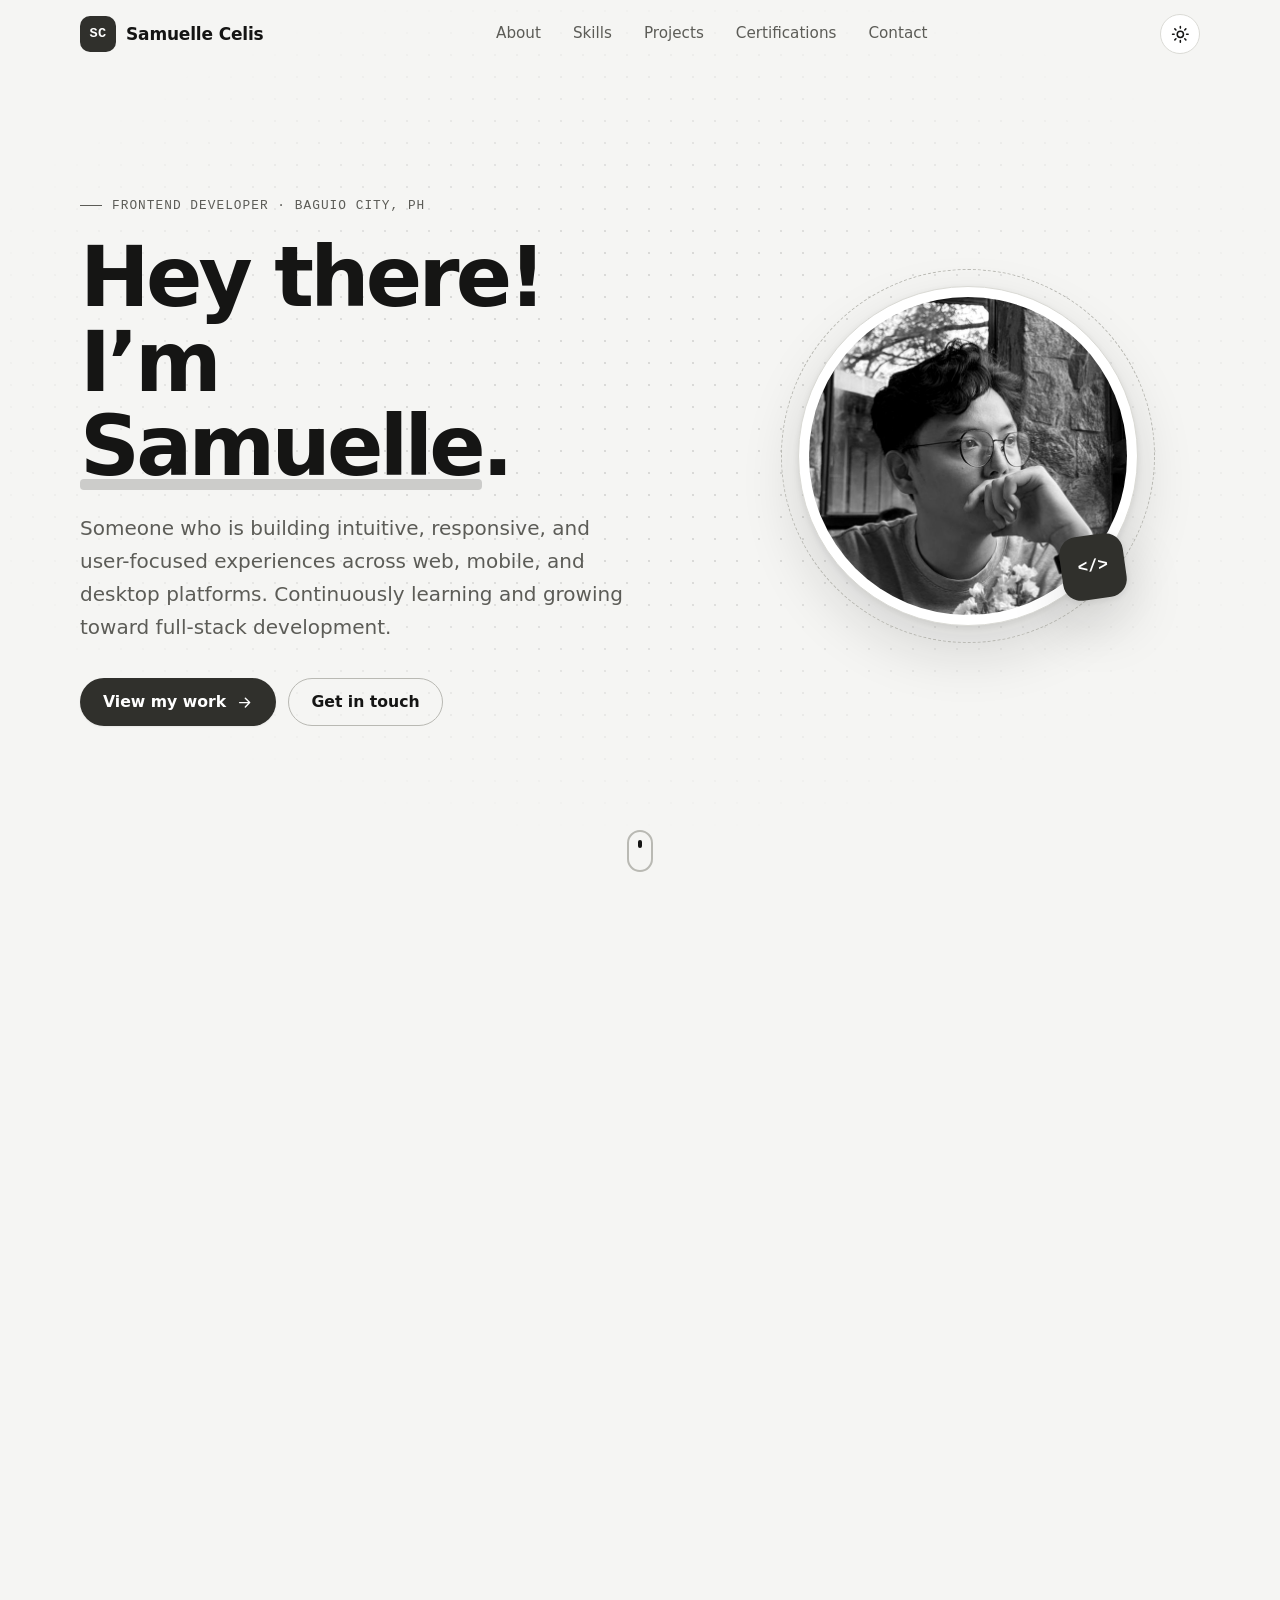
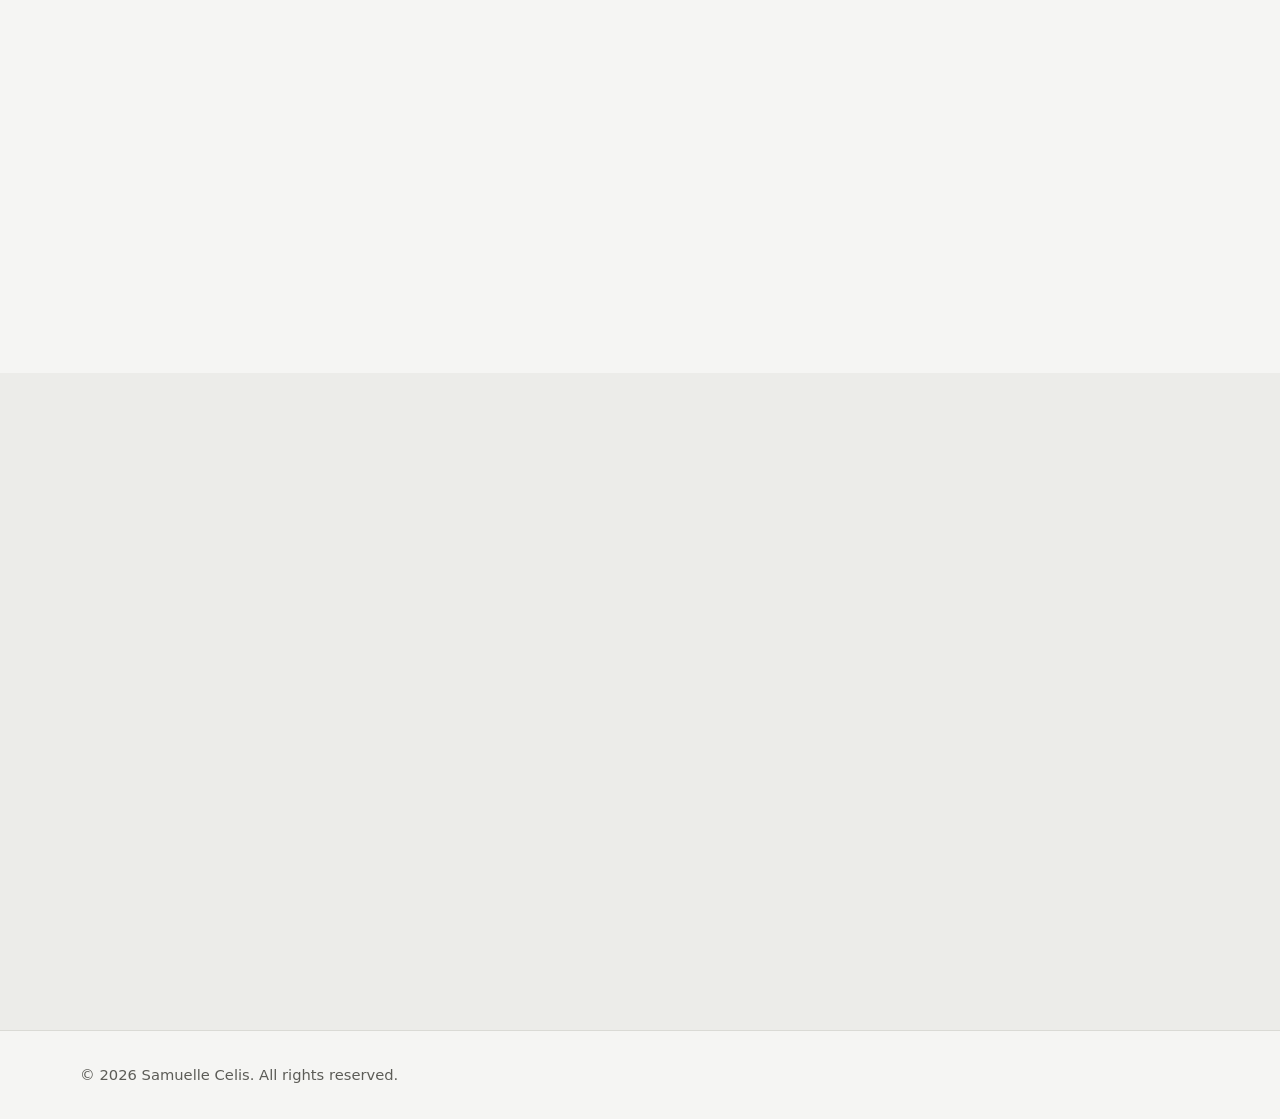
<file: index.html>
<!DOCTYPE html>
<html lang="en" class="no-js">
<head>
    <meta charset="UTF-8">
    <meta name="viewport" content="width=device-width, initial-scale=1.0, viewport-fit=cover">
    <meta http-equiv="Content-Security-Policy" content="default-src 'self'; script-src 'self'; style-src 'self'; img-src 'self'; font-src 'self'; connect-src 'self'; frame-src 'self'; media-src 'self'; object-src 'none'; base-uri 'self'; form-action 'none'; upgrade-insecure-requests">
    <meta name="referrer" content="strict-origin-when-cross-origin">

    <title>Samuelle Celis | Frontend Developer Portfolio</title>
    <meta name="description" content="Portfolio of Samuelle Celis, a frontend developer from Baguio City, Philippines, building intuitive, user-focused experiences across web, mobile and desktop. Projects, skills, certifications and contact details.">
    <meta name="author" content="Samuelle Celis">
    <meta name="theme-color" content="#f5f5f3" media="(prefers-color-scheme: light)">
    <meta name="theme-color" content="#0e0e0d" media="(prefers-color-scheme: dark)">

    <meta property="og:type" content="website">
    <meta property="og:title" content="Samuelle Celis | Frontend Developer Portfolio">
    <meta property="og:description" content="Frontend developer from Baguio City building for web, mobile and desktop, and growing toward full-stack. Explore my projects, skills and certifications.">
    <meta property="og:image" content="images/profile.jpg">
    <meta property="og:image:alt" content="Portrait of Samuelle Celis">
    <meta name="twitter:card" content="summary">

    <link rel="icon" href="favicon.svg" type="image/svg+xml">
    <link rel="stylesheet" href="styles.css">
    <script src="theme.js"></script>
    <script src="script.js" defer></script>
</head>
<body>
    <a class="skip-link" href="#main">Skip to content</a>

    <header class="site-header" id="site-header">
        <div class="container header-inner">
            <a class="brand" href="#top" aria-label="Samuelle Celis, back to top">
                <span class="brand-mark" aria-hidden="true">SC</span>
                <span class="brand-name">Samuelle Celis</span>
            </a>

            <nav class="site-nav" id="site-nav" aria-label="Primary">
                <ul class="nav-links">
                    <li><a href="#about">About</a></li>
                    <li><a href="#skills">Skills</a></li>
                    <li><a href="#projects">Projects</a></li>
                    <li><a href="certifications.html">Certifications</a></li>
                    <li><a href="#contact">Contact</a></li>
                </ul>
            </nav>

            <div class="header-actions">
                <button class="icon-btn theme-toggle" type="button" aria-label="Toggle dark mode" data-theme-toggle>
                    <svg class="icon icon-sun" viewBox="0 0 24 24" aria-hidden="true"><circle cx="12" cy="12" r="4"/><path d="M12 2v2M12 20v2M4.93 4.93l1.41 1.41M17.66 17.66l1.41 1.41M2 12h2M20 12h2M4.93 19.07l1.41-1.41M17.66 6.34l1.41-1.41"/></svg>
                    <svg class="icon icon-moon" viewBox="0 0 24 24" aria-hidden="true"><path d="M21 12.79A9 9 0 1 1 11.21 3 7 7 0 0 0 21 12.79z"/></svg>
                </button>
                <button class="icon-btn menu-toggle" id="menu-toggle" type="button" aria-label="Open menu" aria-controls="site-nav" aria-expanded="false">
                    <span class="menu-bar" aria-hidden="true"></span>
                    <span class="menu-bar" aria-hidden="true"></span>
                </button>
            </div>
        </div>
    </header>

    <main id="main">
        <!-- Hero -->
        <section class="hero" id="top" aria-labelledby="hero-title">
            <div class="container hero-inner">
                <div class="hero-copy">
                    <p class="eyebrow reveal">Frontend Developer · Baguio City, PH</p>
                    <h1 class="hero-title reveal" id="hero-title">Hey there! I&rsquo;m <span class="underline">Samuelle</span>.</h1>
                    <p class="hero-lead reveal">Someone who is building intuitive, responsive, and user-focused experiences across web, mobile, and desktop platforms. Continuously learning and growing toward full-stack development.</p>
                    <div class="hero-actions reveal">
                        <a class="btn btn-primary" href="#projects">
                            View my work
                            <svg class="icon" viewBox="0 0 24 24" aria-hidden="true"><path d="M5 12h14M13 6l6 6-6 6"/></svg>
                        </a>
                        <a class="btn btn-ghost" href="#contact">Get in touch</a>
                    </div>
                </div>

                <div class="hero-visual reveal">
                    <div class="avatar-frame">
                        <img src="images/profile.jpg" alt="Portrait of Samuelle Celis" width="320" height="320" fetchpriority="high" decoding="async">
                    </div>
                    <span class="avatar-badge" aria-hidden="true">&lt;/&gt;</span>
                </div>
            </div>

            <a class="scroll-cue" href="#about" aria-label="Scroll to About section">
                <span aria-hidden="true"></span>
            </a>
        </section>

        <!-- About -->
        <section class="section" id="about" aria-labelledby="about-title">
            <div class="container">
                <header class="section-head reveal">
                    <p class="eyebrow">01 / About</p>
                    <h2 id="about-title">About me</h2>
                </header>

                <div class="about-grid">
                    <div class="about-text reveal">
                        <p class="lead">I&rsquo;m a <strong>frontend developer</strong> aiming to become <strong>full-stack</strong>. I started programming at 15 and have been passionate about mastering the <strong>&ldquo;art of a developer&rdquo;</strong> ever since.</p>
                        <p>I love taking an idea and turning it into something people can actually click around in. Lately I&rsquo;ve been getting into the back end with Java, Spring Boot, PHP and Laravel, and honestly, the best way I learn is by building real things.</p>

                        <figure class="quote">
                            <blockquote>
                                <p>&ldquo;Do not suffer imagined troubles.&rdquo;</p>
                            </blockquote>
                            <figcaption>Seneca <span>· my favorite quote</span></figcaption>
                        </figure>
                    </div>

                    <dl class="facts reveal">
                        <div class="fact">
                            <dt>Based in</dt>
                            <dd>Baguio City, Philippines</dd>
                        </div>
                        <div class="fact">
                            <dt>Coding since</dt>
                            <dd>2019</dd>
                        </div>
                        <div class="fact">
                            <dt>Degree</dt>
                            <dd>Bachelor of Science in Information Technology, Major in Web Technologies</dd>
                        </div>
                        <div class="fact">
                            <dt>Role</dt>
                            <dd>Frontend &rarr; Full-stack</dd>
                        </div>
                    </dl>
                </div>

                <div class="hobbies reveal">
                    <h3 class="hobbies-title">Beyond the code</h3>
                    <ul class="hobby-list" role="list">
                        <li>Reading</li>
                        <li>Board games</li>
                        <li>Trading card games</li>
                        <li>Video games</li>
                        <li>Movies &amp; TV series</li>
                        <li>Badminton</li>
                        <li>Basketball</li>
                        <li>Volleyball</li>
                        <li>Bowling</li>
                        <li>Beyblade</li>
                        <li>Scenic photography</li>
                        <li>Videography</li>
                    </ul>
                </div>
            </div>
        </section>

        <!-- Skills -->
        <section class="section section-alt" id="skills" aria-labelledby="skills-title">
            <div class="container">
                <header class="section-head reveal">
                    <p class="eyebrow">02 / Skills</p>
                    <h2 id="skills-title">My toolkit</h2>
                    <p class="section-sub">These are the languages, frameworks and tools I work with. I&rsquo;m always picking up something new.</p>
                </header>

                <div class="skill-groups">
                    <section class="skill-group reveal" aria-labelledby="sg-frontend">
                        <div class="skill-group-head">
                            <span class="skill-group-index" aria-hidden="true">01</span>
                            <h3 id="sg-frontend">Frontend</h3>
                        </div>
                        <ul class="skill-chips" role="list">
                            <li>HTML</li>
                            <li>CSS</li>
                            <li>JavaScript</li>
                            <li>TypeScript</li>
                            <li>React</li>
                            <li>React Native</li>
                            <li>Tailwind CSS</li>
                        </ul>
                    </section>

                    <section class="skill-group reveal" aria-labelledby="sg-backend">
                        <div class="skill-group-head">
                            <span class="skill-group-index" aria-hidden="true">02</span>
                            <h3 id="sg-backend">Backend &amp; Languages</h3>
                        </div>
                        <ul class="skill-chips" role="list">
                            <li>Java</li>
                            <li>Spring Boot</li>
                            <li>PHP</li>
                            <li>Laravel</li>
                            <li>Python</li>
                            <li>C#</li>
                            <li>C++</li>
                            <li>SQL</li>
                        </ul>
                    </section>

                    <section class="skill-group reveal" aria-labelledby="sg-cloud">
                        <div class="skill-group-head">
                            <span class="skill-group-index" aria-hidden="true">03</span>
                            <h3 id="sg-cloud">Cloud, CMS &amp; Tools</h3>
                        </div>
                        <ul class="skill-chips" role="list">
                            <li>Google Cloud Platform (GCP) Console</li>
                            <li>GCP Fundamentals</li>
                            <li>Bash / Shell scripting</li>
                            <li>WordPress</li>
                        </ul>
                    </section>

                    <section class="skill-group reveal" aria-labelledby="sg-ai">
                        <div class="skill-group-head">
                            <span class="skill-group-index" aria-hidden="true">04</span>
                            <h3 id="sg-ai">AI &amp; Productivity</h3>
                        </div>
                        <ul class="skill-chips" role="list">
                            <li>Prompt Engineering</li>
                            <li>ChatGPT</li>
                            <li>Cursor</li>
                        </ul>
                    </section>

                    <section class="skill-group reveal" aria-labelledby="sg-creative">
                        <div class="skill-group-head">
                            <span class="skill-group-index" aria-hidden="true">05</span>
                            <h3 id="sg-creative">Creative &amp; Marketing</h3>
                        </div>
                        <ul class="skill-chips" role="list">
                            <li>Video Editing</li>
                            <li>SEO Optimization</li>
                            <li>Marketing Visuals Designer</li>
                            <li>Quora</li>
                        </ul>
                    </section>
                </div>
            </div>
        </section>

        <!-- Projects -->
        <section class="section" id="projects" aria-labelledby="projects-title">
            <div class="container">
                <header class="section-head reveal">
                    <p class="eyebrow">03 / Projects</p>
                    <h2 id="projects-title">Projects</h2>
                    <p class="section-sub">University work first, then personal builds. Scroll sideways to browse each row.</p>
                </header>

                <section class="folder reveal" aria-labelledby="university-title" data-project-folder>
                    <div class="folder-tab">
                        <svg class="icon" viewBox="0 0 24 24" aria-hidden="true"><path d="M22 19a2 2 0 0 1-2 2H4a2 2 0 0 1-2-2V5a2 2 0 0 1 2-2h5l2 3h9a2 2 0 0 1 2 2z"/></svg>
                        <h3 id="university-title">University Creations</h3>
                    </div>
                    <div class="folder-body">
                        <div class="folder-meta">
                            <p>Thesis work and coursework builds from school.</p>
                            <span class="folder-count">7 items</span>
                        </div>

                        <div class="projects-rail" tabindex="0" aria-label="University creations, scroll horizontally">
                            <ul class="projects-grid" role="list">
                                <li class="project-card reveal" data-project data-slug="uc-nexus" data-src="builds/uc-nexus/index.html">
                                    <div class="project-preview project-preview--media">
                                        <img class="project-thumb" src="builds/uc-nexus/assets/desktop-preview.jpg" alt="UC Nexus web dashboard preview" width="640" height="400" loading="lazy" decoding="async">
                                    </div>
                                    <div class="project-body">
                                        <span class="project-index" aria-hidden="true">01</span>
                                        <h4 class="project-title">
                                            <a href="#/uc-nexus" data-project-link>UC Nexus</a>
                                        </h4>
                                        <p class="project-desc">My college thesis: a University of the Cordilleras room and schedule system with a web admin panel and a React Native mobile companion.</p>
                                        <ul class="tags" role="list"><li>Thesis</li><li>PHP</li><li>MySQL</li><li>React Native</li></ul>
                                    </div>
                                </li>
                                <li class="project-card reveal" data-project data-slug="menty" data-src="lab-creations/Menty/home.html">
                                    <div class="project-preview" data-project-preview>
                                        <iframe class="project-frame" title="Menty preview" loading="lazy" tabindex="-1" aria-hidden="true" data-project-frame data-src="lab-creations/Menty/home.html"></iframe>
                                    </div>
                                    <div class="project-body">
                                        <span class="project-index" aria-hidden="true">02</span>
                                        <h4 class="project-title">
                                            <a href="#/menty" data-project-link>Menty</a>
                                        </h4>
                                        <p class="project-desc">My senior high school thesis: a stress and anxiety chatbot with a blog, services page, and 24/7 support chat.</p>
                                        <ul class="tags" role="list"><li>Thesis</li><li>HTML</li><li>CSS</li><li>JavaScript</li></ul>
                                    </div>
                                </li>
                                <li class="project-card reveal" data-project data-slug="survey-form" data-src="lab-creations/surveyForm/index.html">
                                    <div class="project-preview" data-project-preview>
                                        <iframe class="project-frame" title="Survey Form preview" loading="lazy" tabindex="-1" aria-hidden="true" data-project-frame data-src="lab-creations/surveyForm/index.html"></iframe>
                                    </div>
                                    <div class="project-body">
                                        <span class="project-index" aria-hidden="true">03</span>
                                        <h4 class="project-title">
                                            <a href="#/survey-form" data-project-link>Survey Form</a>
                                        </h4>
                                        <p class="project-desc">A screen-time survey with text inputs, checkboxes, radio buttons, and a dropdown.</p>
                                        <ul class="tags" role="list"><li>HTML</li><li>CSS</li><li>Forms</li></ul>
                                    </div>
                                </li>
                                <li class="project-card reveal" data-project data-slug="tribute-page" data-src="lab-creations/tributePage/index.html">
                                    <div class="project-preview" data-project-preview>
                                        <iframe class="project-frame" title="Tribute Page preview" loading="lazy" tabindex="-1" aria-hidden="true" data-project-frame data-src="lab-creations/tributePage/index.html"></iframe>
                                    </div>
                                    <div class="project-body">
                                        <span class="project-index" aria-hidden="true">04</span>
                                        <h4 class="project-title">
                                            <a href="#/tribute-page" data-project-link>Tribute Page</a>
                                        </h4>
                                        <p class="project-desc">A tribute to Marcus Aurelius, the Roman emperor and Stoic philosopher.</p>
                                        <ul class="tags" role="list"><li>HTML</li><li>CSS</li></ul>
                                    </div>
                                </li>
                                <li class="project-card reveal" data-project data-slug="technical-documentation" data-src="lab-creations/techDoc/index.html">
                                    <div class="project-preview" data-project-preview>
                                        <iframe class="project-frame" title="Technical Documentation preview" loading="lazy" tabindex="-1" aria-hidden="true" data-project-frame data-src="lab-creations/techDoc/index.html"></iframe>
                                    </div>
                                    <div class="project-body">
                                        <span class="project-index" aria-hidden="true">05</span>
                                        <h4 class="project-title">
                                            <a href="#/technical-documentation" data-project-link>Technical Documentation</a>
                                        </h4>
                                        <p class="project-desc">An introductory Python guide with a fixed side navigation linking to each section.</p>
                                        <ul class="tags" role="list"><li>HTML</li><li>CSS</li><li>Docs</li></ul>
                                    </div>
                                </li>
                                <li class="project-card reveal" data-project data-slug="product-landing-page" data-src="lab-creations/productLanding/index.html">
                                    <div class="project-preview" data-project-preview>
                                        <iframe class="project-frame" title="Product Landing Page preview" loading="lazy" tabindex="-1" aria-hidden="true" data-project-frame data-src="lab-creations/productLanding/index.html"></iframe>
                                    </div>
                                    <div class="project-body">
                                        <span class="project-index" aria-hidden="true">06</span>
                                        <h4 class="project-title">
                                            <a href="#/product-landing-page" data-project-link>Product Landing Page</a>
                                        </h4>
                                        <p class="project-desc">A multi-page landing site for the Samsung Galaxy S24 Ultra with home, products, and contact pages.</p>
                                        <ul class="tags" role="list"><li>HTML</li><li>CSS</li><li>Multi-page</li></ul>
                                    </div>
                                </li>
                                <li class="project-card reveal" data-project data-slug="dice-roller" data-src="lab-creations/Dice-Roller/JS_Dice.html">
                                    <div class="project-preview" data-project-preview>
                                        <iframe class="project-frame" title="Dice Roller preview" loading="lazy" tabindex="-1" aria-hidden="true" data-project-frame data-src="lab-creations/Dice-Roller/JS_Dice.html"></iframe>
                                    </div>
                                    <div class="project-body">
                                        <span class="project-index" aria-hidden="true">07</span>
                                        <h4 class="project-title">
                                            <a href="#/dice-roller" data-project-link>Dice Roller</a>
                                        </h4>
                                        <p class="project-desc">A quick tabletop dice roller for D4 through D20. Pick how many dice, choose a type, and roll.</p>
                                        <ul class="tags" role="list"><li>HTML</li><li>CSS</li><li>JavaScript</li></ul>
                                    </div>
                                </li>
                            </ul>
                        </div>
                    </div>
                </section>

                <section class="folder folder-follow reveal" aria-labelledby="personal-title" data-project-folder>
                    <div class="folder-tab">
                        <svg class="icon" viewBox="0 0 24 24" aria-hidden="true"><path d="M22 19a2 2 0 0 1-2 2H4a2 2 0 0 1-2-2V5a2 2 0 0 1 2-2h5l2 3h9a2 2 0 0 1 2 2z"/></svg>
                        <h3 id="personal-title">Personal Creations</h3>
                    </div>
                    <div class="folder-body">
                        <div class="folder-meta">
                            <p>Side projects I&rsquo;m building for fun and craft.</p>
                            <span class="folder-count">3 items</span>
                        </div>

                        <div class="projects-rail" tabindex="0" aria-label="Personal creations, scroll horizontally">
                            <ul class="projects-grid" role="list">
                                <li class="project-card reveal" data-project data-slug="beybox" data-src="builds/beybox/index.html">
                                    <div class="project-preview project-preview--media project-preview--dark">
                                        <img class="project-thumb project-thumb--contain" src="builds/beybox/assets/beybox_icon.png" alt="BeyBox logo" width="240" height="240" loading="lazy" decoding="async">
                                        <span class="project-status">Under development</span>
                                    </div>
                                    <div class="project-body">
                                        <span class="project-index" aria-hidden="true">01</span>
                                        <h4 class="project-title">
                                            <a href="#/beybox" data-project-link>BeyBox</a>
                                        </h4>
                                        <p class="project-desc">A Beyblade X companion app for tracking your collection, building decks, searching parts, and growing toward meta and scan features.</p>
                                        <ul class="tags" role="list"><li>Expo</li><li>React Native</li><li>TypeScript</li><li>Supabase</li></ul>
                                    </div>
                                </li>
                                <li class="project-card reveal" data-project data-slug="neo" data-src="builds/neo/index.html">
                                    <div class="project-preview project-preview--media project-preview--dark">
                                        <img class="project-thumb project-thumb--contain" src="builds/neo/assets/logo.jpg" alt="NEO logo" width="240" height="240" loading="lazy" decoding="async">
                                        <span class="project-status">Under development</span>
                                    </div>
                                    <div class="project-body">
                                        <span class="project-index" aria-hidden="true">02</span>
                                        <h4 class="project-title">
                                            <a href="#/neo" data-project-link>NEO</a>
                                        </h4>
                                        <p class="project-desc">A Roblox combat arena built with Luau and Rojo. Still under development, with more improvements coming.</p>
                                        <ul class="tags" role="list"><li>Roblox</li><li>Luau</li><li>Rojo</li><li>Game Dev</li></ul>
                                    </div>
                                </li>
                                <li class="project-card reveal" data-project data-slug="shamito" data-src="builds/shamito/index.html" data-external-href="https://shamito-card-image-gallery.vercel.app/">
                                    <div class="project-preview project-preview--media">
                                        <img class="project-thumb" src="builds/shamito/assets/event-poster.jpg" alt="Shamito Pauper Cube poster" width="640" height="400" loading="lazy" decoding="async">
                                    </div>
                                    <div class="project-body">
                                        <span class="project-index" aria-hidden="true">03</span>
                                        <h4 class="project-title">
                                            <a href="#/shamito" data-project-link>Shamito Card Gallery</a>
                                        </h4>
                                        <p class="project-desc">A searchable gallery for the Shamito Pauper Cube, with filters, sorting, and a best-of-three tournament board.</p>
                                        <ul class="tags" role="list"><li>HTML</li><li>CSS</li><li>JavaScript</li><li>Scryfall</li></ul>
                                    </div>
                                </li>
                            </ul>
                        </div>
                    </div>
                </section>

                <div class="section-foot reveal">
                    <a class="btn btn-ghost" href="https://github.com/SamuelleC" target="_blank" rel="noopener noreferrer">
                        <svg class="icon" viewBox="0 0 24 24" aria-hidden="true"><path d="M9 19c-5 1.5-5-2.5-7-3m14 6v-3.87a3.37 3.37 0 0 0-.94-2.61c3.14-.35 6.44-1.54 6.44-7A5.44 5.44 0 0 0 20 4.77 5.07 5.07 0 0 0 19.91 1S18.73.65 16 2.48a13.38 13.38 0 0 0-7 0C6.27.65 5.09 1 5.09 1A5.07 5.07 0 0 0 5 4.77a5.44 5.44 0 0 0-1.5 3.78c0 5.42 3.3 6.61 6.44 7A3.37 3.37 0 0 0 9 18.13V22"/></svg>
                        More on GitHub<span class="sr-only"> (opens in a new tab)</span>
                    </a>
                </div>
            </div>
        </section>

        <section class="project-viewer" role="dialog" aria-modal="true" aria-labelledby="viewer-title" hidden data-project-viewer>
            <div class="viewer-bar">
                <button class="viewer-back" type="button" data-viewer-close>
                    <svg class="icon" viewBox="0 0 24 24" aria-hidden="true"><path d="M19 12H5M12 19l-7-7 7-7"/></svg>
                    All projects
                </button>
                <h2 class="viewer-title" id="viewer-title" data-viewer-title></h2>
                <a class="viewer-external" href="#" target="_blank" rel="noopener noreferrer" data-viewer-external>
                    Open in new tab
                    <svg class="icon" viewBox="0 0 24 24" aria-hidden="true"><path d="M7 17L17 7M8 7h9v9"/></svg>
                </a>
            </div>
            <iframe class="viewer-frame" title="Project" data-viewer-frame></iframe>
        </section>

        <!-- Certifications teaser -->
        <section class="section section-tight" aria-labelledby="cert-cta-title">
            <div class="container">
                <div class="cta-band reveal">
                    <div>
                        <p class="eyebrow">04 / Certifications</p>
                        <h2 id="cert-cta-title">Always learning</h2>
                        <p>Curious what I&rsquo;ve studied? Here are the certifications I&rsquo;ve earned so far.</p>
                    </div>
                    <a class="btn btn-invert" href="certifications.html">
                        View certifications
                        <svg class="icon" viewBox="0 0 24 24" aria-hidden="true"><path d="M5 12h14M13 6l6 6-6 6"/></svg>
                    </a>
                </div>
            </div>
        </section>

        <!-- Contact -->
        <section class="section section-alt" id="contact" aria-labelledby="contact-title">
            <div class="container">
                <header class="section-head reveal">
                    <p class="eyebrow">05 / Contact</p>
                    <h2 id="contact-title">Let&rsquo;s work together</h2>
                    <p class="section-sub">Have a project, an opportunity, or just want to say hi? My inbox is open.</p>
                </header>

                <ul class="contact-grid" role="list">
                    <!-- Email & phone are assembled by script.js so simple scraper bots can't harvest them from the HTML. -->
                    <li class="contact-card reveal">
                        <svg class="icon contact-icon" viewBox="0 0 24 24" aria-hidden="true"><rect x="2" y="4" width="20" height="16" rx="2"/><path d="M22 7l-10 6L2 7"/></svg>
                        <span class="contact-label">Email</span>
                        <a class="contact-value" href="#contact" data-contact="email" data-u="hurezmas" data-d="moc.liamg">Enable JavaScript to view</a>
                        <button class="copy-btn" type="button" data-copy="email" hidden>Copy</button>
                    </li>
                    <li class="contact-card reveal">
                        <svg class="icon contact-icon" viewBox="0 0 24 24" aria-hidden="true"><path d="M22 16.92v3a2 2 0 0 1-2.18 2 19.79 19.79 0 0 1-8.63-3.07 19.5 19.5 0 0 1-6-6 19.79 19.79 0 0 1-3.07-8.67A2 2 0 0 1 4.11 2h3a2 2 0 0 1 2 1.72c.13.96.36 1.9.7 2.81a2 2 0 0 1-.45 2.11L8.09 9.91a16 16 0 0 0 6 6l1.27-1.27a2 2 0 0 1 2.11-.45c.91.34 1.85.57 2.81.7A2 2 0 0 1 22 16.92z"/></svg>
                        <span class="contact-label">Phone</span>
                        <a class="contact-value" href="#contact" data-contact="phone" data-p="80114487190">Enable JavaScript to view</a>
                    </li>
                    <li class="contact-card reveal">
                        <svg class="icon contact-icon" viewBox="0 0 24 24" aria-hidden="true"><path d="M18 2h-3a5 5 0 0 0-5 5v3H7v4h3v8h4v-8h3l1-4h-4V7a1 1 0 0 1 1-1h3z"/></svg>
                        <span class="contact-label">Facebook</span>
                        <a class="contact-value" href="https://www.facebook.com/Samceliseu/" target="_blank" rel="noopener noreferrer">Samuelle Celis<span class="sr-only"> (opens in a new tab)</span></a>
                    </li>
                    <li class="contact-card reveal">
                        <svg class="icon contact-icon" viewBox="0 0 24 24" aria-hidden="true"><path d="M9 19c-5 1.5-5-2.5-7-3m14 6v-3.87a3.37 3.37 0 0 0-.94-2.61c3.14-.35 6.44-1.54 6.44-7A5.44 5.44 0 0 0 20 4.77 5.07 5.07 0 0 0 19.91 1S18.73.65 16 2.48a13.38 13.38 0 0 0-7 0C6.27.65 5.09 1 5.09 1A5.07 5.07 0 0 0 5 4.77a5.44 5.44 0 0 0-1.5 3.78c0 5.42 3.3 6.61 6.44 7A3.37 3.37 0 0 0 9 18.13V22"/></svg>
                        <span class="contact-label">GitHub</span>
                        <a class="contact-value" href="https://github.com/SamuelleC" target="_blank" rel="noopener noreferrer">@SamuelleC<span class="sr-only"> (opens in a new tab)</span></a>
                    </li>
                    <li class="contact-card reveal">
                        <svg class="icon contact-icon" viewBox="0 0 24 24" aria-hidden="true"><path d="M16 8a6 6 0 0 1 6 6v7h-4v-7a2 2 0 0 0-4 0v7h-4v-7a6 6 0 0 1 6-6z"/><rect x="2" y="9" width="4" height="12"/><circle cx="4" cy="4" r="2"/></svg>
                        <span class="contact-label">LinkedIn</span>
                        <a class="contact-value" href="https://www.linkedin.com/in/samuelle-celis" target="_blank" rel="noopener noreferrer">Samuelle Celis<span class="sr-only"> (opens in a new tab)</span></a>
                    </li>
                </ul>
            </div>
        </section>
    </main>

    <footer class="site-footer">
        <div class="container footer-inner">
            <p>&copy; <span data-year>2026</span> Samuelle Celis. All rights reserved.</p>
        </div>
    </footer>

    <button class="back-to-top" type="button" aria-label="Back to top" data-back-to-top hidden>
        <svg class="icon" viewBox="0 0 24 24" aria-hidden="true"><path d="M12 19V5M6 11l6-6 6 6"/></svg>
    </button>

    <div class="toast" role="status" aria-live="polite" data-toast></div>
</body>
</html>
</file>
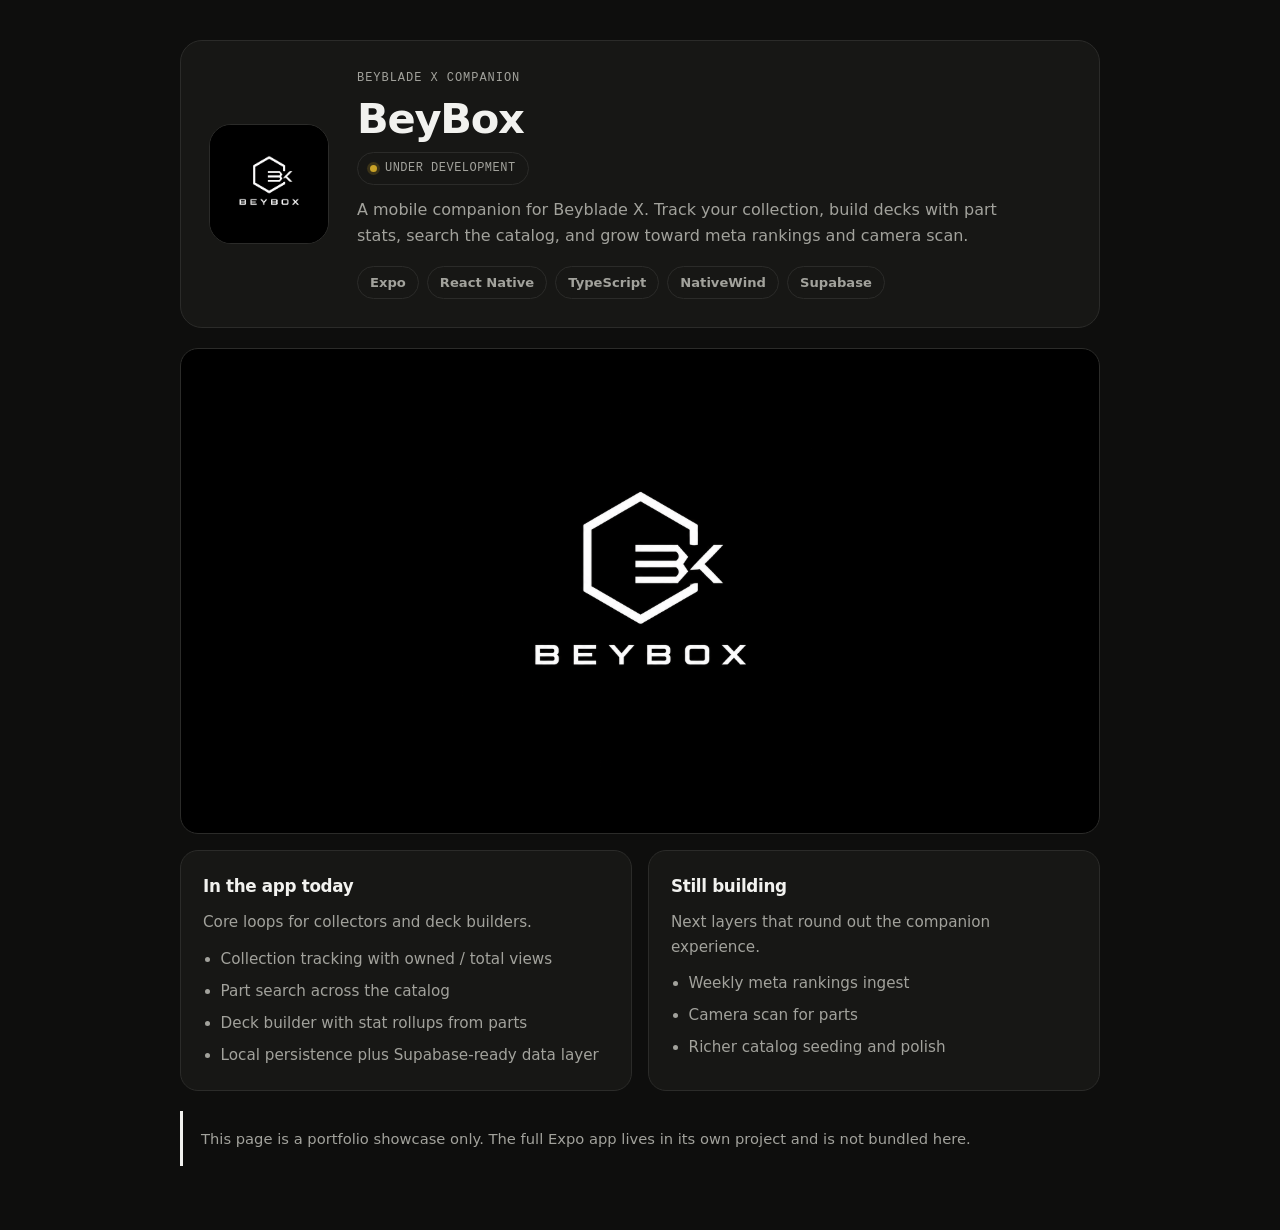
<file: builds/beybox/index.html>
<!DOCTYPE html>
<html lang="en">
<head>
    <meta charset="UTF-8">
    <meta name="viewport" content="width=device-width, initial-scale=1.0">
    <meta name="robots" content="noindex">
    <title>BeyBox | Showcase</title>
    <style>
        :root {
            --bg: #0e0e0d;
            --surface: #171715;
            --text: #f2f2ef;
            --muted: #a2a29c;
            --border: #2b2b29;
            --accent: #f2f2ef;
        }
        * { box-sizing: border-box; margin: 0; padding: 0; }
        body {
            font-family: ui-sans-serif, system-ui, -apple-system, "Segoe UI", sans-serif;
            background: var(--bg);
            color: var(--text);
            line-height: 1.6;
            padding: 40px 20px 64px;
        }
        .wrap { width: min(920px, 100%); margin: 0 auto; }
        .hero {
            display: grid;
            grid-template-columns: auto 1fr;
            gap: 28px;
            align-items: center;
            padding: 28px;
            border: 1px solid var(--border);
            border-radius: 22px;
            background: var(--surface);
        }
        .logo {
            width: 120px;
            height: 120px;
            object-fit: contain;
            border-radius: 22px;
            border: 1px solid var(--border);
            background: #000;
        }
        .eyebrow {
            font-family: ui-monospace, Consolas, monospace;
            font-size: 0.75rem;
            letter-spacing: 0.08em;
            text-transform: uppercase;
            color: var(--muted);
        }
        .badge {
            display: inline-flex;
            align-items: center;
            gap: 8px;
            margin-top: 10px;
            padding: 6px 12px;
            border: 1px solid var(--border);
            border-radius: 999px;
            font-family: ui-monospace, Consolas, monospace;
            font-size: 0.75rem;
            letter-spacing: 0.04em;
            text-transform: uppercase;
            color: var(--muted);
        }
        .badge::before {
            content: "";
            width: 7px;
            height: 7px;
            border-radius: 50%;
            background: #c9a227;
            box-shadow: 0 0 0 3px rgba(201, 162, 39, 0.2);
        }
        h1 {
            margin-top: 8px;
            font-size: clamp(1.8rem, 4vw, 2.6rem);
            letter-spacing: -0.03em;
            line-height: 1.1;
        }
        .lead { margin-top: 12px; color: var(--muted); max-width: 42rem; }
        .tags { display: flex; flex-wrap: wrap; gap: 8px; margin-top: 18px; }
        .tags span {
            padding: 5px 12px;
            border: 1px solid var(--border);
            border-radius: 999px;
            font-size: 0.82rem;
            font-weight: 600;
            color: var(--muted);
        }
        .brand {
            margin-top: 20px;
            border: 1px solid var(--border);
            border-radius: 18px;
            background: #000;
            overflow: hidden;
            display: grid;
            place-items: center;
            min-height: 280px;
            padding: 32px;
        }
        .brand img {
            width: min(420px, 100%);
            height: auto;
            display: block;
        }
        .details {
            display: grid;
            grid-template-columns: 1fr 1fr;
            gap: 16px;
            margin-top: 16px;
        }
        .panel {
            border: 1px solid var(--border);
            border-radius: 18px;
            background: var(--surface);
            padding: 22px;
        }
        .panel h2 {
            font-size: 1.05rem;
            letter-spacing: -0.02em;
            margin-bottom: 10px;
        }
        .panel p, .panel li { color: var(--muted); font-size: 0.95rem; }
        .panel ul { margin-top: 12px; padding-left: 1.1rem; }
        .panel li + li { margin-top: 8px; }
        .note {
            margin-top: 20px;
            padding: 16px 18px;
            border-left: 3px solid var(--accent);
            color: var(--muted);
            font-size: 0.92rem;
        }
        @media (max-width: 760px) {
            .hero, .details { grid-template-columns: 1fr; }
            .hero { text-align: center; justify-items: center; }
            .tags { justify-content: center; }
        }
    </style>
</head>
<body>
    <div class="wrap">
        <header class="hero">
            <img class="logo" src="assets/beybox_icon.png" alt="BeyBox app icon" width="120" height="120">
            <div>
                <p class="eyebrow">Beyblade X companion</p>
                <h1>BeyBox</h1>
                <p class="badge">Under development</p>
                <p class="lead">A mobile companion for Beyblade X. Track your collection, build decks with part stats, search the catalog, and grow toward meta rankings and camera scan.</p>
                <div class="tags">
                    <span>Expo</span>
                    <span>React Native</span>
                    <span>TypeScript</span>
                    <span>NativeWind</span>
                    <span>Supabase</span>
                </div>
            </div>
        </header>

        <div class="brand" aria-hidden="true">
            <img src="assets/beybox_icon.png" alt="" width="420" height="420">
        </div>

        <div class="details">
            <section class="panel" aria-labelledby="ready-title">
                <h2 id="ready-title">In the app today</h2>
                <p>Core loops for collectors and deck builders.</p>
                <ul>
                    <li>Collection tracking with owned / total views</li>
                    <li>Part search across the catalog</li>
                    <li>Deck builder with stat rollups from parts</li>
                    <li>Local persistence plus Supabase-ready data layer</li>
                </ul>
            </section>
            <section class="panel" aria-labelledby="next-title">
                <h2 id="next-title">Still building</h2>
                <p>Next layers that round out the companion experience.</p>
                <ul>
                    <li>Weekly meta rankings ingest</li>
                    <li>Camera scan for parts</li>
                    <li>Richer catalog seeding and polish</li>
                </ul>
            </section>
        </div>

        <p class="note">This page is a portfolio showcase only. The full Expo app lives in its own project and is not bundled here.</p>
    </div>
</body>
</html>
</file>
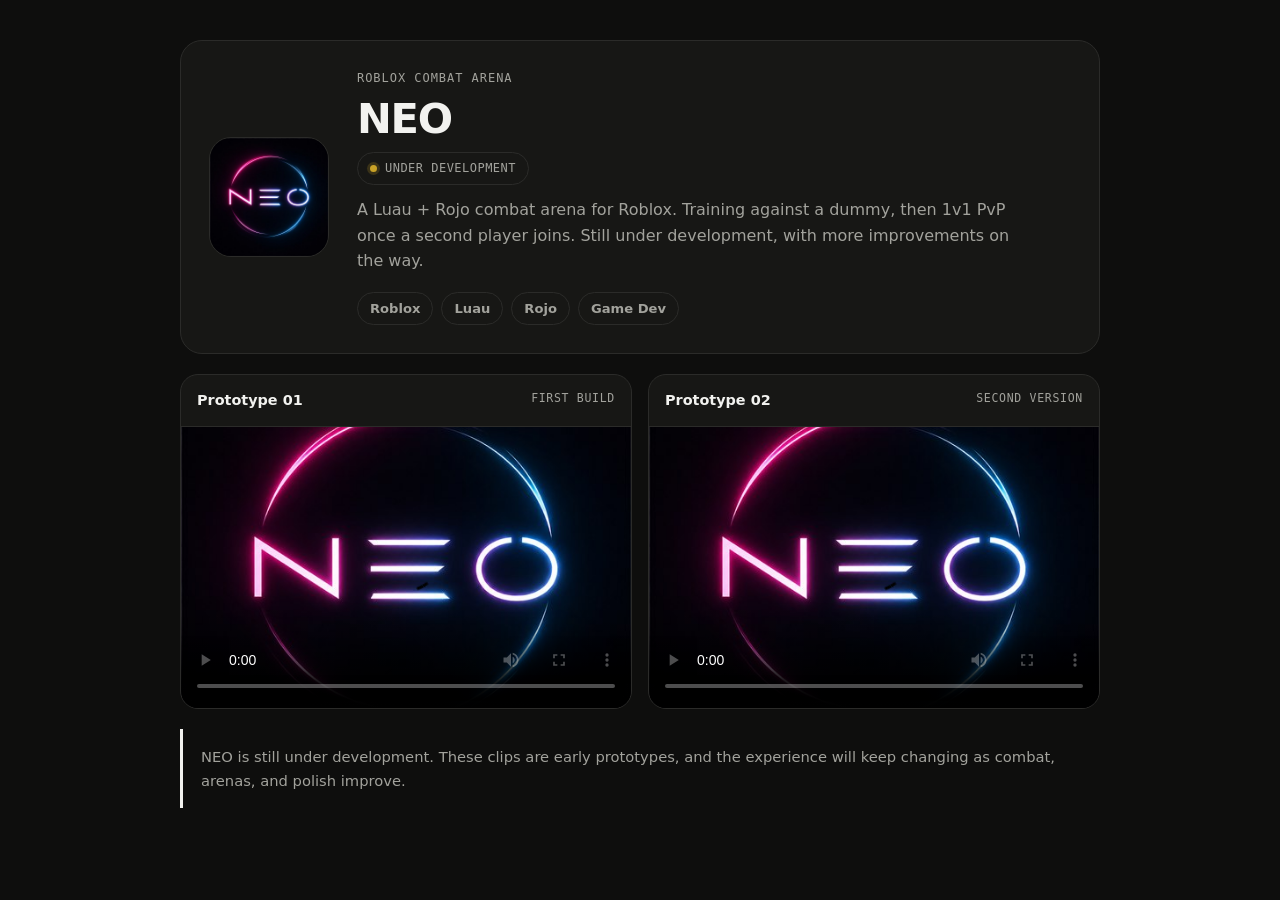
<file: builds/neo/index.html>
<!DOCTYPE html>
<html lang="en">
<head>
    <meta charset="UTF-8">
    <meta name="viewport" content="width=device-width, initial-scale=1.0">
    <meta name="robots" content="noindex">
    <title>NEO | Showcase</title>
    <style>
        :root {
            --bg: #0e0e0d;
            --surface: #171715;
            --text: #f2f2ef;
            --muted: #a2a29c;
            --border: #2b2b29;
            --accent: #f2f2ef;
        }
        * { box-sizing: border-box; margin: 0; padding: 0; }
        body {
            font-family: ui-sans-serif, system-ui, -apple-system, "Segoe UI", sans-serif;
            background: var(--bg);
            color: var(--text);
            line-height: 1.6;
            padding: 40px 20px 64px;
        }
        .wrap { width: min(920px, 100%); margin: 0 auto; }
        .hero {
            display: grid;
            grid-template-columns: auto 1fr;
            gap: 28px;
            align-items: center;
            padding: 28px;
            border: 1px solid var(--border);
            border-radius: 22px;
            background: var(--surface);
        }
        .logo {
            width: 120px;
            height: 120px;
            object-fit: cover;
            border-radius: 22px;
            border: 1px solid var(--border);
        }
        .eyebrow {
            font-family: ui-monospace, Consolas, monospace;
            font-size: 0.75rem;
            letter-spacing: 0.08em;
            text-transform: uppercase;
            color: var(--muted);
        }
        .badge {
            display: inline-flex;
            align-items: center;
            gap: 8px;
            margin-top: 10px;
            padding: 6px 12px;
            border: 1px solid var(--border);
            border-radius: 999px;
            font-family: ui-monospace, Consolas, monospace;
            font-size: 0.75rem;
            letter-spacing: 0.04em;
            text-transform: uppercase;
            color: var(--muted);
        }
        .badge::before {
            content: "";
            width: 7px;
            height: 7px;
            border-radius: 50%;
            background: #c9a227;
            box-shadow: 0 0 0 3px rgba(201, 162, 39, 0.2);
        }
        h1 {
            margin-top: 8px;
            font-size: clamp(1.8rem, 4vw, 2.6rem);
            letter-spacing: -0.03em;
            line-height: 1.1;
        }
        .lead { margin-top: 12px; color: var(--muted); max-width: 42rem; }
        .tags { display: flex; flex-wrap: wrap; gap: 8px; margin-top: 18px; }
        .tags span {
            padding: 5px 12px;
            border: 1px solid var(--border);
            border-radius: 999px;
            font-size: 0.82rem;
            font-weight: 600;
            color: var(--muted);
        }
        .clips {
            display: grid;
            grid-template-columns: 1fr 1fr;
            gap: 16px;
            margin-top: 20px;
        }
        .clip {
            border: 1px solid var(--border);
            border-radius: 18px;
            background: var(--surface);
            overflow: hidden;
        }
        .clip-head {
            display: flex;
            justify-content: space-between;
            gap: 12px;
            padding: 14px 16px;
            border-bottom: 1px solid var(--border);
            font-size: 0.9rem;
        }
        .clip-head span {
            font-family: ui-monospace, Consolas, monospace;
            font-size: 0.72rem;
            letter-spacing: 0.06em;
            text-transform: uppercase;
            color: var(--muted);
        }
        video {
            display: block;
            width: 100%;
            aspect-ratio: 16 / 10;
            background: #000;
            object-fit: cover;
        }
        .note {
            margin-top: 20px;
            padding: 16px 18px;
            border-left: 3px solid var(--accent);
            color: var(--muted);
            font-size: 0.92rem;
        }
        @media (max-width: 760px) {
            .hero, .clips { grid-template-columns: 1fr; }
            .hero { text-align: center; justify-items: center; }
            .tags { justify-content: center; }
        }
    </style>
</head>
<body>
    <div class="wrap">
        <header class="hero">
            <img class="logo" src="assets/logo.jpg" alt="NEO logo" width="120" height="120">
            <div>
                <p class="eyebrow">Roblox combat arena</p>
                <h1>NEO</h1>
                <p class="badge">Under development</p>
                <p class="lead">A Luau + Rojo combat arena for Roblox. Training against a dummy, then 1v1 PvP once a second player joins. Still under development, with more improvements on the way.</p>
                <div class="tags">
                    <span>Roblox</span>
                    <span>Luau</span>
                    <span>Rojo</span>
                    <span>Game Dev</span>
                </div>
            </div>
        </header>

        <div class="clips">
            <figure class="clip">
                <div class="clip-head">
                    <strong>Prototype 01</strong>
                    <span>First build</span>
                </div>
                <video controls playsinline preload="metadata" poster="assets/logo.jpg">
                    <source src="assets/prototype-v1.mp4" type="video/mp4">
                    Your browser does not support the video tag.
                </video>
            </figure>
            <figure class="clip">
                <div class="clip-head">
                    <strong>Prototype 02</strong>
                    <span>Second version</span>
                </div>
                <video controls playsinline preload="metadata" poster="assets/logo.jpg">
                    <source src="assets/prototype-v2.mp4" type="video/mp4">
                    Your browser does not support the video tag.
                </video>
            </figure>
        </div>

        <p class="note">NEO is still under development. These clips are early prototypes, and the experience will keep changing as combat, arenas, and polish improve.</p>
    </div>
</body>
</html>
</file>
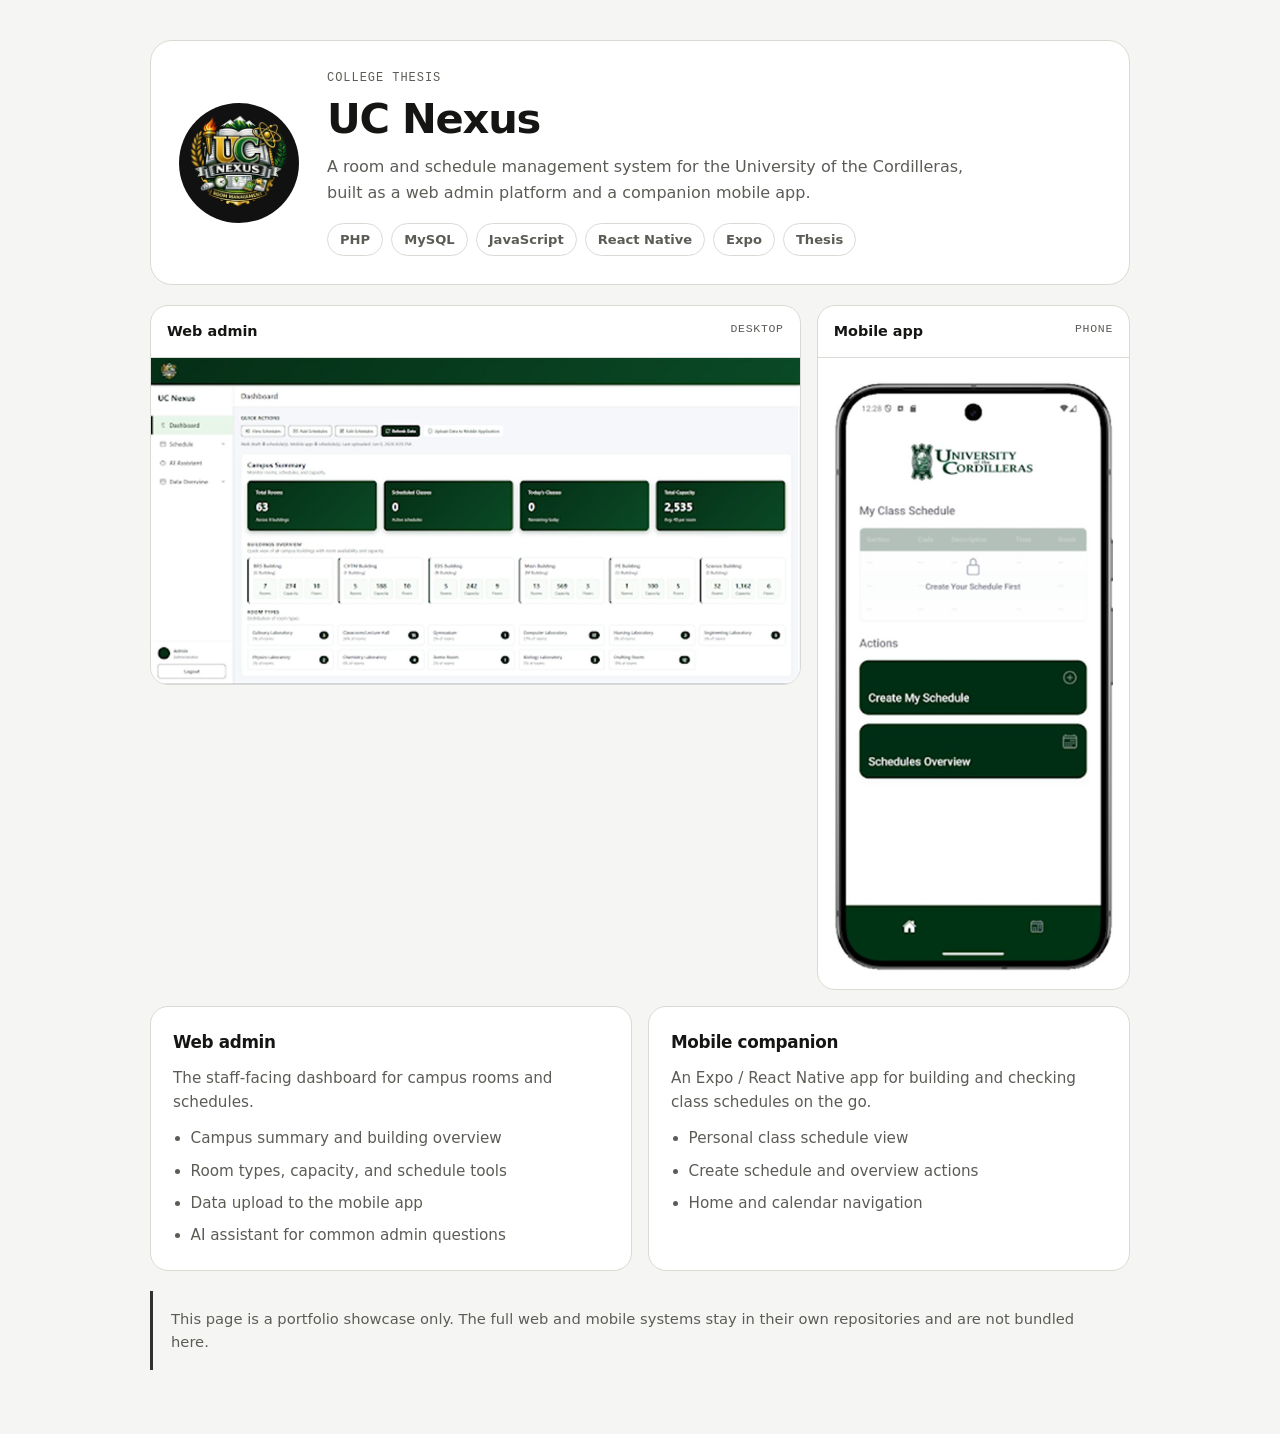
<file: builds/uc-nexus/index.html>
<!DOCTYPE html>
<html lang="en">
<head>
    <meta charset="UTF-8">
    <meta name="viewport" content="width=device-width, initial-scale=1.0">
    <meta name="robots" content="noindex">
    <title>UC Nexus | Showcase</title>
    <style>
        :root {
            --bg: #f5f5f3;
            --surface: #fff;
            --text: #151514;
            --muted: #5c5c57;
            --border: #dadad5;
            --accent: #30302c;
        }
        * { box-sizing: border-box; margin: 0; padding: 0; }
        body {
            font-family: ui-sans-serif, system-ui, -apple-system, "Segoe UI", sans-serif;
            background: var(--bg);
            color: var(--text);
            line-height: 1.6;
            padding: 40px 20px 64px;
        }
        .wrap { width: min(980px, 100%); margin: 0 auto; }
        .hero {
            display: grid;
            grid-template-columns: auto 1fr;
            gap: 28px;
            align-items: center;
            padding: 28px;
            border: 1px solid var(--border);
            border-radius: 22px;
            background: var(--surface);
        }
        .logo {
            width: 120px;
            height: 120px;
            object-fit: contain;
            border-radius: 50%;
            background: #111;
        }
        .eyebrow {
            font-family: ui-monospace, Consolas, monospace;
            font-size: 0.75rem;
            letter-spacing: 0.08em;
            text-transform: uppercase;
            color: var(--muted);
        }
        h1 {
            margin-top: 8px;
            font-size: clamp(1.8rem, 4vw, 2.6rem);
            letter-spacing: -0.03em;
            line-height: 1.1;
        }
        .lead { margin-top: 12px; color: var(--muted); max-width: 42rem; }
        .tags { display: flex; flex-wrap: wrap; gap: 8px; margin-top: 18px; }
        .tags span {
            padding: 5px 12px;
            border: 1px solid var(--border);
            border-radius: 999px;
            font-size: 0.82rem;
            font-weight: 600;
            color: var(--muted);
        }
        .shots {
            display: grid;
            grid-template-columns: 1.35fr 0.65fr;
            gap: 16px;
            margin-top: 20px;
            align-items: start;
        }
        .shot {
            border: 1px solid var(--border);
            border-radius: 18px;
            background: var(--surface);
            overflow: hidden;
        }
        .shot-head {
            display: flex;
            justify-content: space-between;
            gap: 12px;
            padding: 14px 16px;
            border-bottom: 1px solid var(--border);
            font-size: 0.9rem;
        }
        .shot-head span {
            font-family: ui-monospace, Consolas, monospace;
            font-size: 0.72rem;
            letter-spacing: 0.06em;
            text-transform: uppercase;
            color: var(--muted);
        }
        .shot img {
            display: block;
            width: 100%;
            height: auto;
            background: #ecece9;
        }
        .shot--mobile img {
            max-width: 280px;
            margin: 18px auto;
        }
        .details {
            display: grid;
            grid-template-columns: 1fr 1fr;
            gap: 16px;
            margin-top: 16px;
        }
        .panel {
            border: 1px solid var(--border);
            border-radius: 18px;
            background: var(--surface);
            padding: 22px;
        }
        .panel h2 {
            font-size: 1.05rem;
            letter-spacing: -0.02em;
            margin-bottom: 10px;
        }
        .panel p, .panel li { color: var(--muted); font-size: 0.95rem; }
        .panel ul { margin-top: 12px; padding-left: 1.1rem; }
        .panel li + li { margin-top: 8px; }
        .note {
            margin-top: 20px;
            padding: 16px 18px;
            border-left: 3px solid var(--accent);
            color: var(--muted);
            font-size: 0.92rem;
        }
        @media (max-width: 860px) {
            .hero, .shots, .details { grid-template-columns: 1fr; }
            .hero { text-align: center; justify-items: center; }
            .tags { justify-content: center; }
            .shot--mobile img { max-width: 240px; }
        }
    </style>
</head>
<body>
    <div class="wrap">
        <header class="hero">
            <img class="logo" src="assets/uclogo.png" alt="UC Nexus logo" width="120" height="120">
            <div>
                <p class="eyebrow">College thesis</p>
                <h1>UC Nexus</h1>
                <p class="lead">A room and schedule management system for the University of the Cordilleras, built as a web admin platform and a companion mobile app.</p>
                <div class="tags">
                    <span>PHP</span>
                    <span>MySQL</span>
                    <span>JavaScript</span>
                    <span>React Native</span>
                    <span>Expo</span>
                    <span>Thesis</span>
                </div>
            </div>
        </header>

        <div class="shots">
            <figure class="shot">
                <div class="shot-head">
                    <strong>Web admin</strong>
                    <span>Desktop</span>
                </div>
                <img src="assets/desktop-preview.jpg" alt="UC Nexus web dashboard showing campus summary, buildings overview, and room types" width="1280" height="720" loading="lazy" decoding="async">
            </figure>
            <figure class="shot shot--mobile">
                <div class="shot-head">
                    <strong>Mobile app</strong>
                    <span>Phone</span>
                </div>
                <img src="assets/mobile-preview.jpg" alt="UC Nexus mobile app home screen with schedule actions" width="540" height="960" loading="lazy" decoding="async">
            </figure>
        </div>

        <div class="details">
            <section class="panel" aria-labelledby="web-title">
                <h2 id="web-title">Web admin</h2>
                <p>The staff-facing dashboard for campus rooms and schedules.</p>
                <ul>
                    <li>Campus summary and building overview</li>
                    <li>Room types, capacity, and schedule tools</li>
                    <li>Data upload to the mobile app</li>
                    <li>AI assistant for common admin questions</li>
                </ul>
            </section>
            <section class="panel" aria-labelledby="mobile-title">
                <h2 id="mobile-title">Mobile companion</h2>
                <p>An Expo / React Native app for building and checking class schedules on the go.</p>
                <ul>
                    <li>Personal class schedule view</li>
                    <li>Create schedule and overview actions</li>
                    <li>Home and calendar navigation</li>
                </ul>
            </section>
        </div>

        <p class="note">This page is a portfolio showcase only. The full web and mobile systems stay in their own repositories and are not bundled here.</p>
    </div>
</body>
</html>
</file>
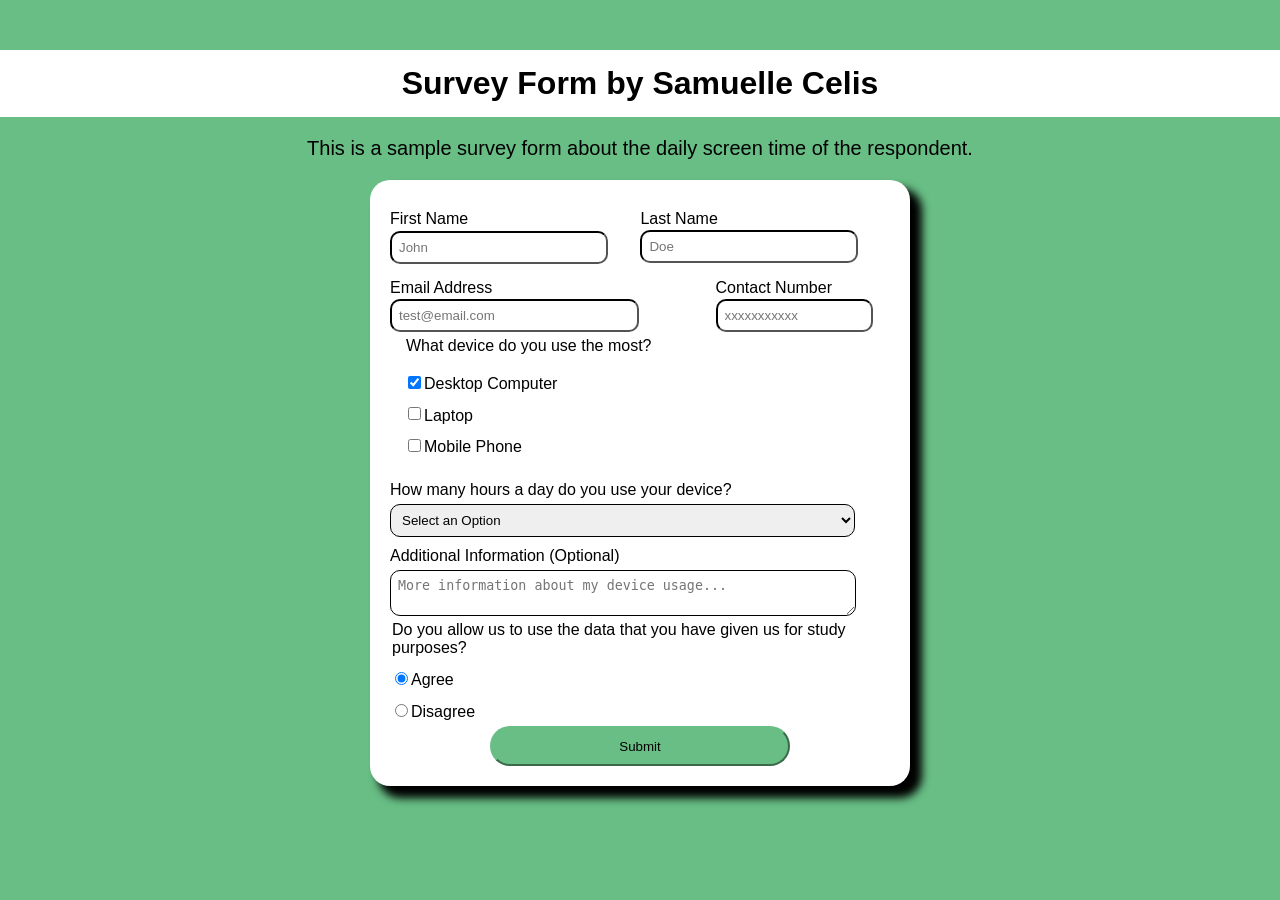
<file: lab-creations/surveyForm/index.html>
<!DOCTYPE html>
<html lang="en">
<head>
    <meta charset="UTF-8">
    <meta name="viewport" content="width=device-width, initial-scale=1.0">
    <link rel="stylesheet" href="styles.css">
    <title>Survey Form Celis</title>
</head>
<body>
    <h1 id="title">Survey Form by Samuelle Celis</h1>
    <p id="description">This is a sample survey form about the daily screen time of the respondent.</p>
    <div class="form-container">
        <form action="" id="survey-form">
            <div class="column-one">
                <label for="name" id="name-label">First Name<input type="text" id="name" placeholder="John" required></label>
                <label for="last-name" id="email-label">Last Name<input type="text" id="last-name" placeholder="Doe" required></label>
            </div>
            <div class="column-two">
                <label for="email" id="number-label">Email Address<input type="email" id="email" placeholder="test@email.com" required></label>
                <label for="number">Contact Number<input type="number" id="number" min="11" max="11" placeholder="xxxxxxxxxxx" required></label>
            </div>
            <fieldset>
                <legend>What device do you use the most?</legend>
                <label for="desktop-computer"><input type="checkbox" id="desktop-computer" name="device" value="1" checked>Desktop Computer</label>
                <label for="laptop-computer"><input type="checkbox" id="laptop-computer" name="device" value="2">Laptop</label>
                <label for="mobile-phone"><input type="checkbox" id="mobile-phone" name="device" value="3">Mobile Phone</label>
            </fieldset>
            <label for="dropdown">How many hours a day do you use your device?
                <select name="dropdown-menu" id="dropdown" required>
                    <option value="">Select an Option</option>
                    <option value="1">Less than 2 hours</option>
                    <option value="2">2 - 4 hours</option>
                    <option value="3">More than 4 hours</option>
                </select>
            </label>
            <label for="suggestions">Additional Information (Optional)<textarea name="suggestions" id="suggestions" placeholder="More information about my device usage..."></textarea></label>
            <legend>Do you allow us to use the data that you have given us for study purposes?</legend>
            <label for="agree"><input type="radio" id="agree"  name="consent" value="1" checked>Agree</label>
            <label for="disagree"><input type="radio" id="disagree"  name="consent" value="2">Disagree</label>
            <button id="submit">Submit</button>
        </form>
    </div>
</body>
</html>
</file>
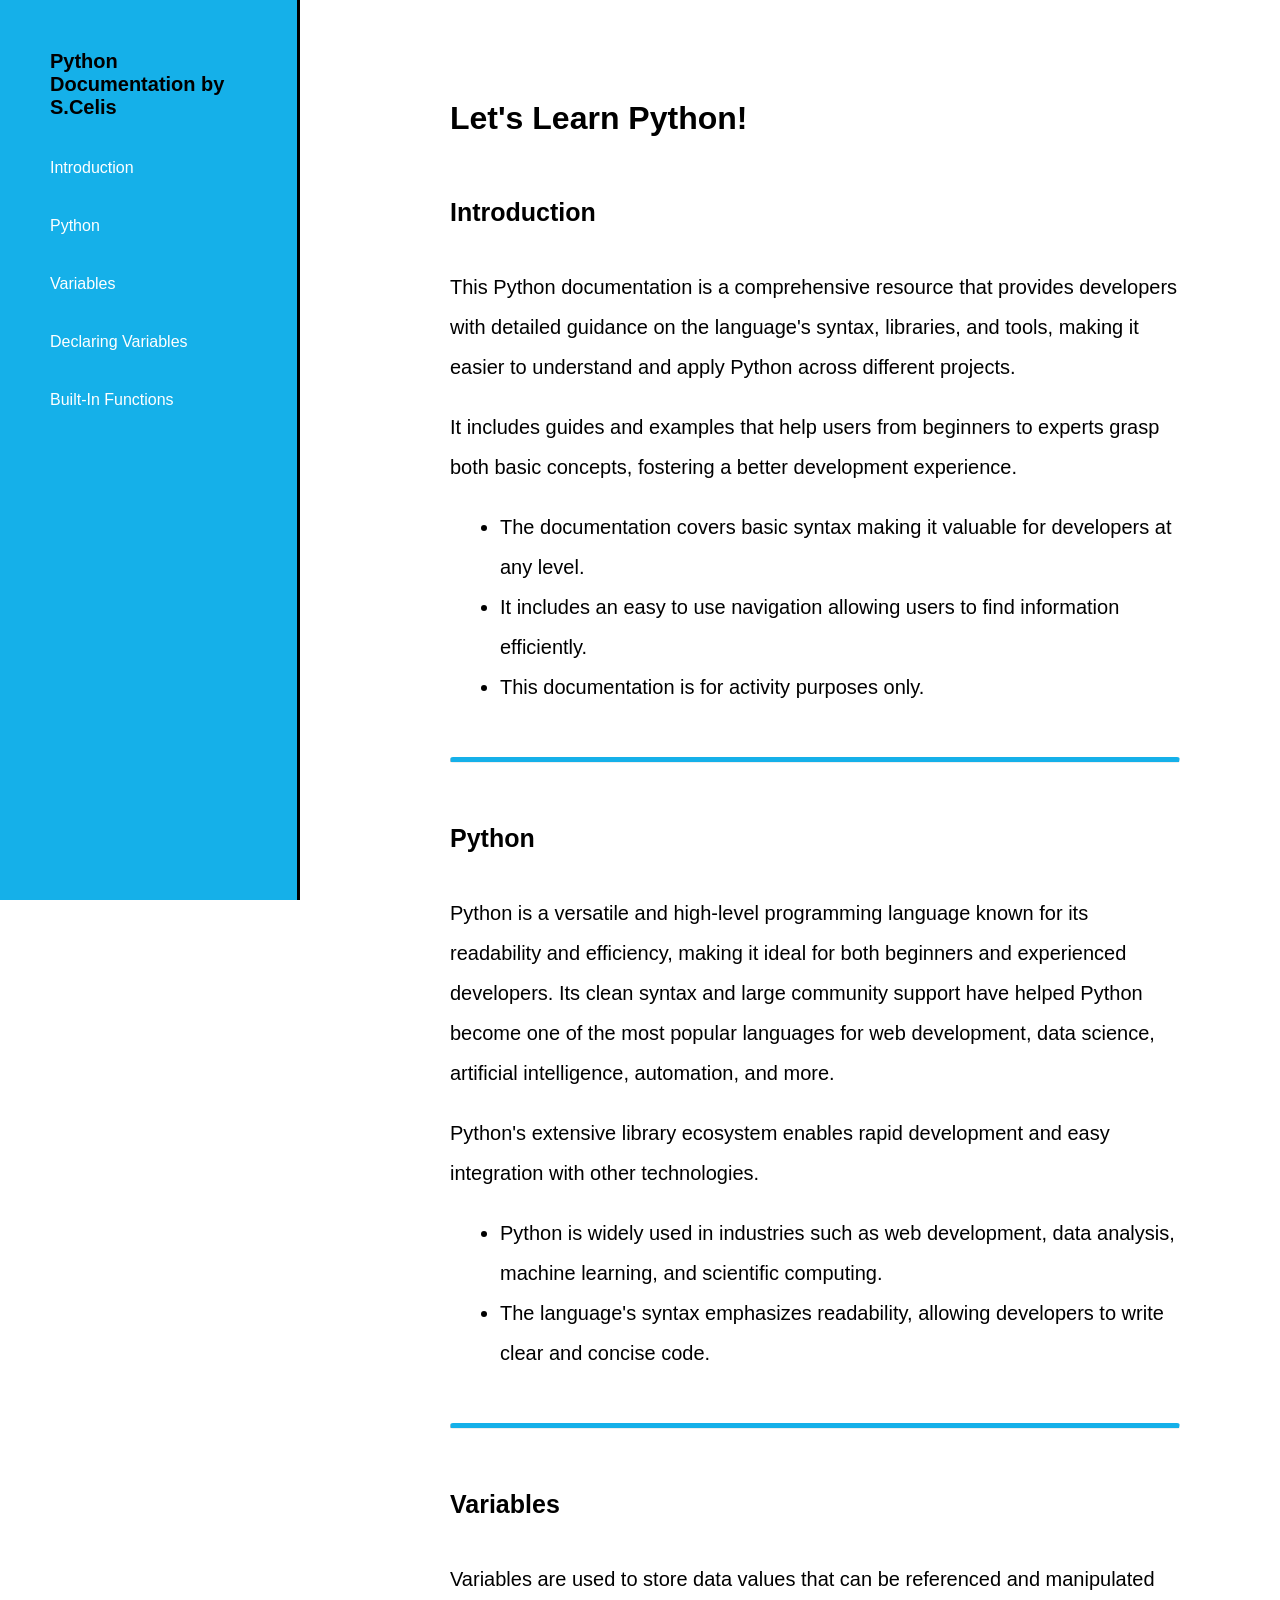
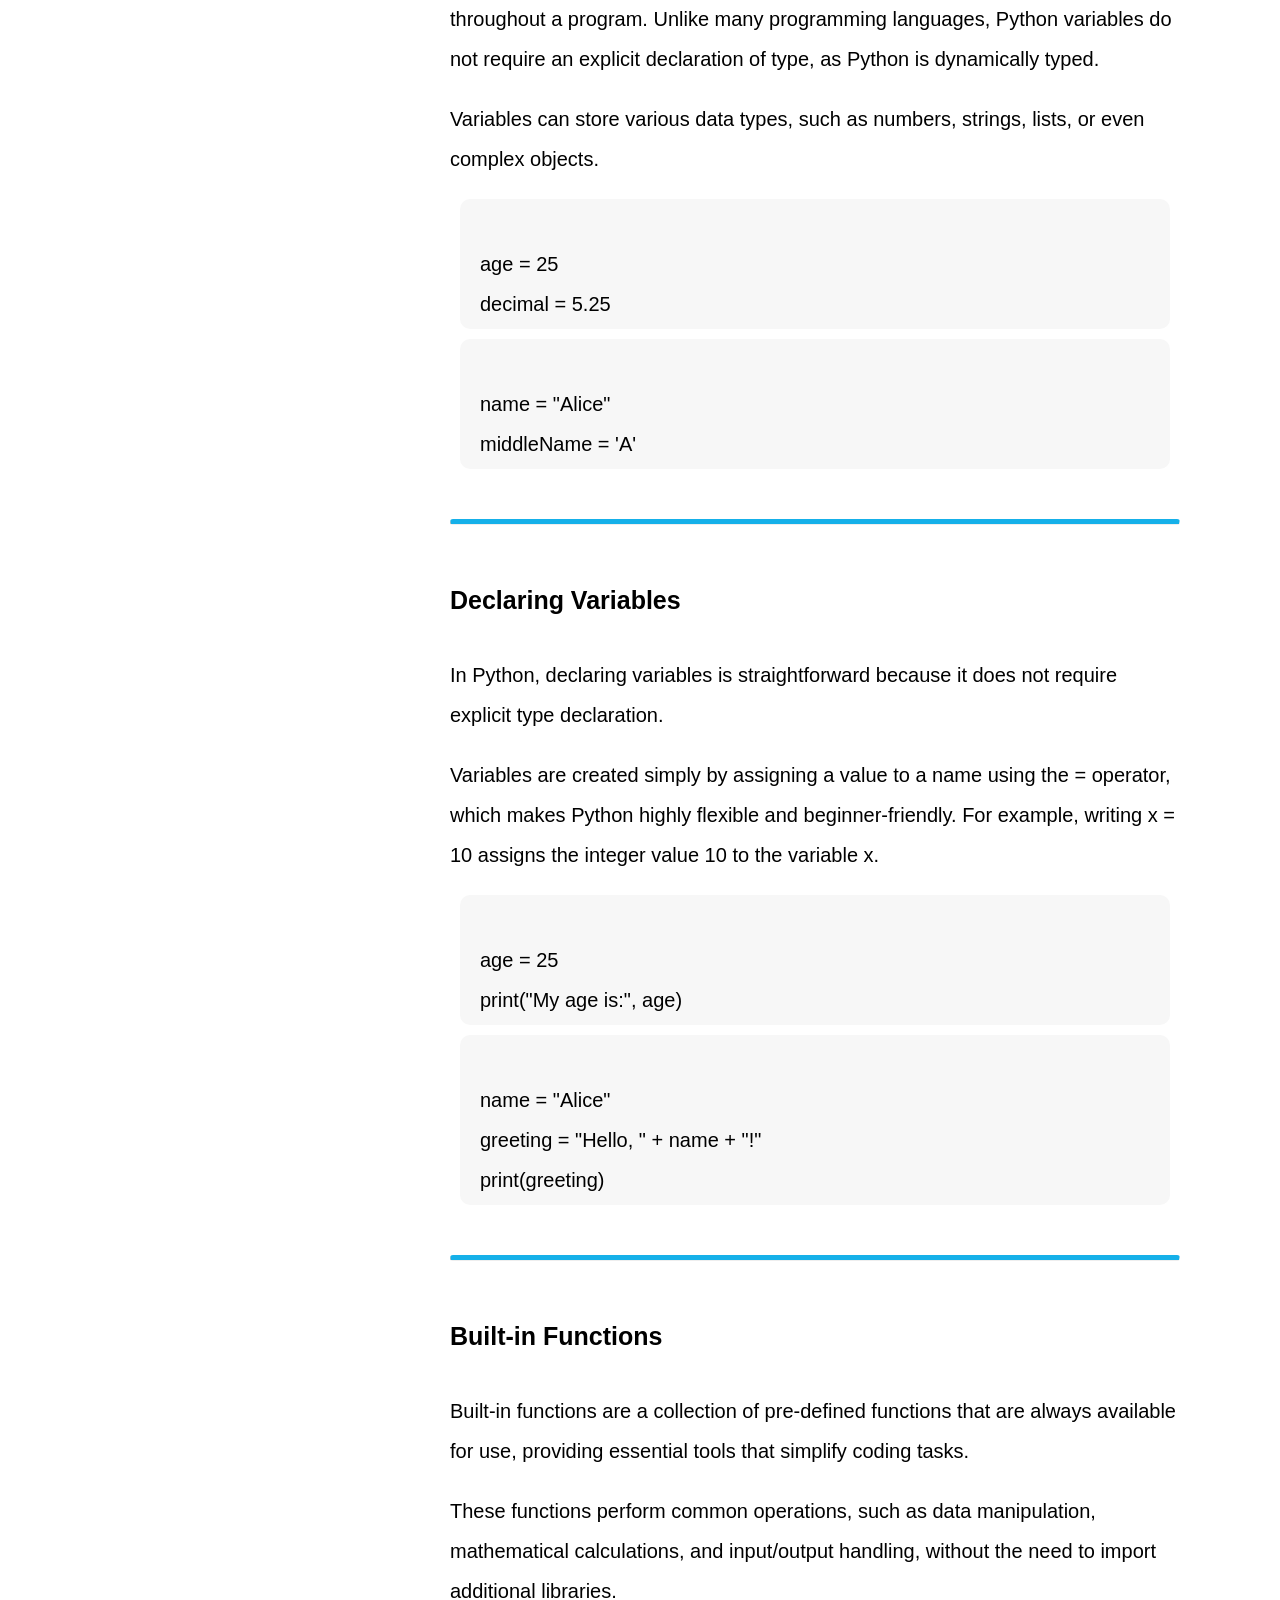
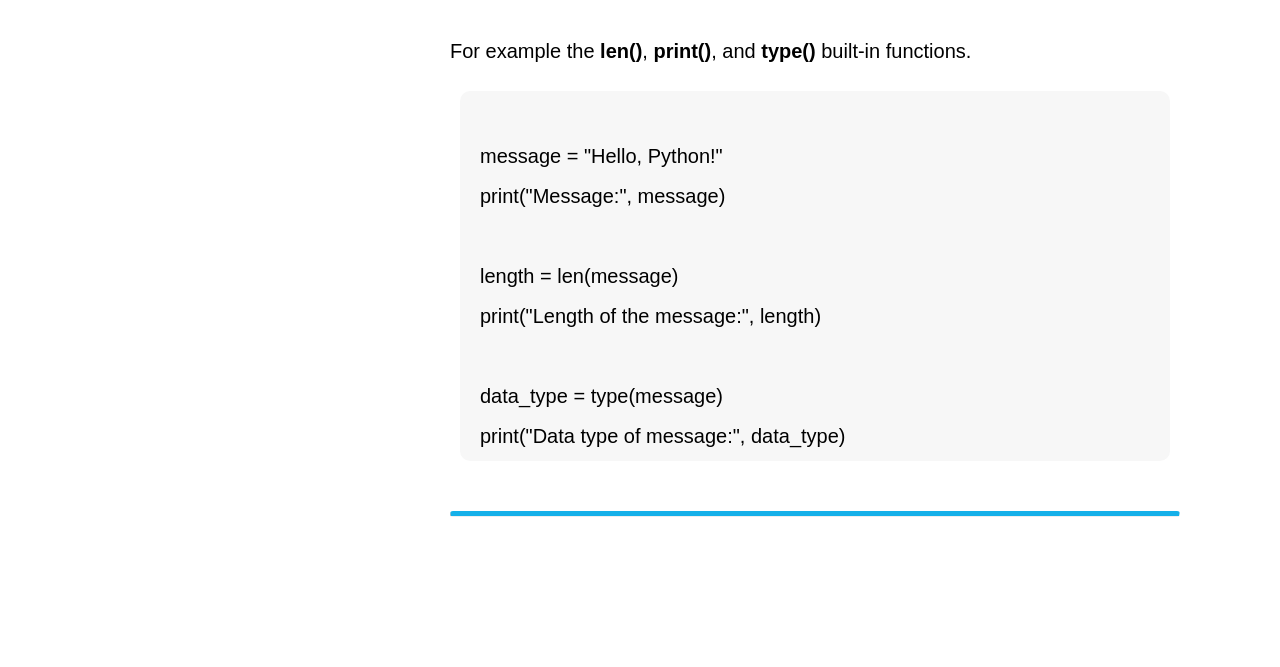
<file: lab-creations/techDoc/index.html>
<!DOCTYPE html>
<html lang="en">
<head>
    <meta charset="UTF-8">
    <meta name="viewport" content="width=device-width, initial-scale=1.0">
    <link rel="stylesheet" href="styles.css">
    <title>Technical Document Celis</title>
</head>
<body>
    <div class="nav-container"> 
        <nav id="navbar">
            <header>Python Documentation by S.Celis</header>
            <li><a href="#Introduction" class="nav-link">Introduction</a></li>
            <li><a href="#Python" class="nav-link">Python</a></li>
            <li><a href="#Variables" class="nav-link">Variables</a></li>
            <li><a href="#Declaring_Variables" class="nav-link">Declaring Variables</a></li>
            <li><a href="#Built-in_Functions" class="nav-link">Built-In Functions</a></li>   
        </nav>
    </div>
    <main id="main-doc">
        <h1>Let's Learn Python!</h1>
        <section class="main-section" id="Introduction">
            <header>Introduction</header>
            <p>
                This Python documentation is a comprehensive resource that provides developers with detailed guidance on the 
                language's syntax, libraries, and tools, making it easier to understand and apply Python across different projects.
            </p>
            <p>
                It includes guides and examples that help users from beginners to experts grasp both basic concepts, 
                fostering a better development experience.
            </p>
            <ul>
                <li>The documentation covers basic syntax making it valuable for developers at any level.</li>
                <li>It includes an easy to use navigation allowing users to find information efficiently.</li>
                <li>This documentation is for activity purposes only.</li>
            </ul>
            <hr>
        </section>
        <section class="main-section" id="Python">
            <header>Python</header>
            <p>
                Python is a versatile and high-level programming language known for its readability and efficiency, making it ideal for both beginners and experienced developers. 
                Its clean syntax and large community support have helped Python become one of the most popular languages for web development, data science, artificial intelligence, automation, and more. 
            </p>
            <p>Python's extensive library ecosystem enables rapid development and easy integration with other technologies.</p>
            <ul>
                <li>Python is widely used in industries such as web development, data analysis, machine learning, and scientific computing.</li>
                <li>The language's syntax emphasizes readability, allowing developers to write clear and concise code.</li>
            </ul>
            <hr>
        </section>
        <section class="main-section" id="Variables">
            <header>Variables</header>
            <p>
                Variables are used to store data values that can be referenced and manipulated throughout a program. 
                Unlike many programming languages, Python variables do not require an explicit declaration of type, as Python is dynamically typed.
            </p>
            <p>
                Variables can store various data types, such as numbers, strings, lists, or even complex objects. 
            </p>
            <code>
                age = 25 
                decimal = 5.25
            </code>
            <code>
                name = "Alice"
                middleName = 'A'
            </code>
            <hr>
        </section>
        <section class="main-section" id="Declaring_Variables">
            <header>Declaring Variables</header>
            <p>In Python, declaring variables is straightforward because it does not require explicit type declaration.</p>
            <p>
                Variables are created simply by assigning a value to a name using the = operator, which makes Python highly flexible and beginner-friendly. 
                For example, writing x = 10 assigns the integer value 10 to the variable x.
            </p>
            <code>
                age = 25 
                print("My age is:", age) 
            </code>
            <code>
                name = "Alice"
                greeting = "Hello, " + name + "!"
                print(greeting)
            </code>
            <hr>
        </section>
        <section class="main-section" id="Built-in_Functions">
            <header>Built-in Functions</header>
            <p>Built-in functions are a collection of pre-defined functions that are always available for use, providing essential tools that simplify coding tasks.</p>
            <p>These functions perform common operations, such as data manipulation, mathematical calculations, and input/output handling, without the need to import additional libraries.</p>
            <p>For example the <strong>len()</strong>, <strong>print()</strong>, and <strong>type()</strong> built-in functions.</p>
            <code>
                message = "Hello, Python!"
                print("Message:", message)

                length = len(message)
                print("Length of the message:", length)

                data_type = type(message)
                print("Data type of message:", data_type)
            </code>
            <hr>
        </section>
    </main>
</body>
</html>
</file>
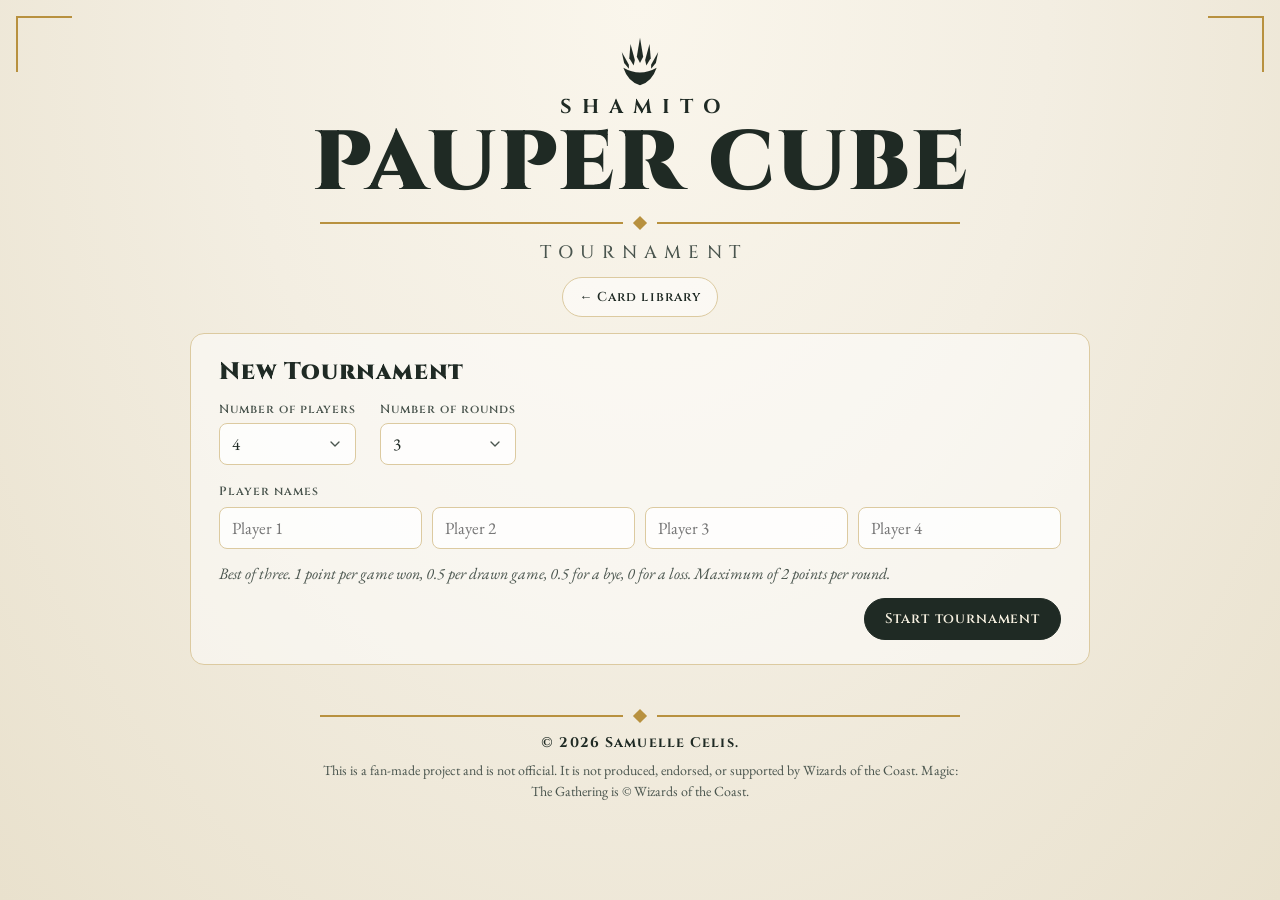
<file: builds/shamito/tournament.html>
<!DOCTYPE html>
<html lang="en">
<head>
  <meta charset="utf-8">
  <meta name="viewport" content="width=device-width, initial-scale=1, viewport-fit=cover">
  <title>Shamito Pauper Cube — Tournament</title>
  <meta name="description" content="Swiss pairings, best-of-three results and final standings for the Shamito Pauper Cube draft.">
  <meta name="author" content="Samuelle Celis">
  <meta name="theme-color" content="#f3eee2">
  <link rel="icon" href="favicon.svg" type="image/svg+xml">
  <link rel="preconnect" href="https://fonts.googleapis.com">
  <link rel="preconnect" href="https://fonts.gstatic.com" crossorigin>
  <link href="https://fonts.googleapis.com/css2?family=Cinzel:wght@500;700;900&family=EB+Garamond:ital,wght@0,400;0,500;0,600;1,500&display=swap" rel="stylesheet">
  <link rel="stylesheet" href="styles.css">
</head>
<body>
  <a class="skip-link" href="#tournament">Skip to tournament</a>
  <div class="corner tl" aria-hidden="true"></div><div class="corner tr" aria-hidden="true"></div>

  <header class="masthead">
    <svg class="sigil" viewBox="0 0 58 64" aria-hidden="true">
      <path d="M29 2 L33 26 L29 34 L25 26 Z"/>
      <path d="M17 10 L22.5 30 L21 37 L15.5 28 Z"/>
      <path d="M41 10 L35.5 30 L37 37 L42.5 28 Z"/>
      <path d="M6 20 L15 36 L15 41 L9 34 Z"/>
      <path d="M52 20 L43 36 L43 41 L49 34 Z"/>
      <path d="M8 40 Q29 52 50 40 Q44 58 29 62 Q14 58 8 40 Z"/>
    </svg>
    <div class="brand">SHAMITO</div>
    <h1>PAUPER CUBE</h1>
    <div class="rule" aria-hidden="true"><span class="diamond"></span></div>
    <p class="tagline">TOURNAMENT</p>
    <div class="header-actions">
      <a class="pill-link" href="index.html">← Card library</a>
    </div>
  </header>

  <main id="tournament" class="tournament" tabindex="-1">
    <form id="setup" class="panel" novalidate>
      <h2>New Tournament</h2>
      <div class="field-row">
        <label class="field">
          <span>Number of players</span>
          <select id="player-count"></select>
        </label>
        <label class="field">
          <span>Number of rounds</span>
          <select id="round-count"></select>
        </label>
      </div>
      <fieldset class="names">
        <legend>Player names</legend>
        <ol class="name-list" id="name-list"></ol>
      </fieldset>
      <p class="rules">Best of three. 1 point per game won, 0.5 per drawn game, 0.5 for a bye, 0 for a loss. Maximum of 2 points per round.</p>
      <p class="form-error" id="setup-error" role="alert" hidden></p>
      <div class="actions">
        <button type="submit" class="reset">Start tournament</button>
      </div>
    </form>

    <section id="round-view" class="panel" aria-labelledby="round-title" hidden>
      <h2 id="round-title" tabindex="-1"></h2>
      <p class="hint">Enter the games won by each player and any drawn games.</p>
      <div class="matches" id="matches"></div>
      <p class="form-error" id="round-error" role="alert" hidden></p>
      <div class="actions">
        <button type="button" class="ghost" id="undo-round" hidden>Edit previous round</button>
        <button type="button" class="reset" id="submit-round">Submit results</button>
      </div>
    </section>

    <section id="standings-view" class="panel" aria-labelledby="standings-title" hidden>
      <h2 id="standings-title" tabindex="-1"></h2>
      <div class="table-wrap">
        <table class="standings">
          <thead>
            <tr><th scope="col">Player</th><th scope="col">Score <span class="legend">(W/L/D)</span></th><th scope="col" class="num">Points</th></tr>
          </thead>
          <tbody id="standings-body"></tbody>
        </table>
      </div>
      <p class="hint">Players with equal points share a rank. Ties are settled by agreement.</p>
      <div class="actions" id="final-actions" hidden>
        <button type="button" class="ghost" id="edit-last">Edit last round</button>
        <button type="button" class="reset" id="open-share" aria-haspopup="dialog">Screenshot view</button>
      </div>
    </section>

    <dialog class="share" id="share" aria-labelledby="share-title">
      <button type="button" class="close" id="share-close" aria-label="Close screenshot view">&times;</button>
      <article class="share-card">
        <svg class="sigil" viewBox="0 0 58 64" aria-hidden="true">
          <path d="M29 2 L33 26 L29 34 L25 26 Z"/>
          <path d="M17 10 L22.5 30 L21 37 L15.5 28 Z"/>
          <path d="M41 10 L35.5 30 L37 37 L42.5 28 Z"/>
          <path d="M6 20 L15 36 L15 41 L9 34 Z"/>
          <path d="M52 20 L43 36 L43 41 L49 34 Z"/>
          <path d="M8 40 Q29 52 50 40 Q44 58 29 62 Q14 58 8 40 Z"/>
        </svg>
        <h2 id="share-title">Shamito Pauper Cube <span>Season 1</span></h2>
        <div class="rule" aria-hidden="true"><span class="diamond"></span></div>
        <p class="share-meta" id="share-meta"></p>
        <table class="standings">
          <thead>
            <tr><th scope="col">Player</th><th scope="col">Score <span class="legend">(W/L/D)</span></th><th scope="col" class="num">Points</th></tr>
          </thead>
          <tbody id="share-body"></tbody>
        </table>
        <p class="share-foot">Best of three · 1 point per game won · 0.5 per drawn game or bye</p>
      </article>
    </dialog>

    <div class="actions restart" id="restart-wrap" hidden>
      <button type="button" class="text-btn" id="restart">Start a new tournament</button>
    </div>
  </main>

  <footer class="site-footer">
    <div class="rule" aria-hidden="true"><span class="diamond"></span></div>
    <p class="credit">© <span id="year">2026</span> Samuelle Celis.</p>
    <p class="legal">
      This is a fan-made project and is not official. It is not produced, endorsed, or supported by Wizards of the Coast.
      Magic: The Gathering is © Wizards of the Coast.
    </p>
  </footer>

  <script src="tournament.js"></script>
</body>
</html>
</file>
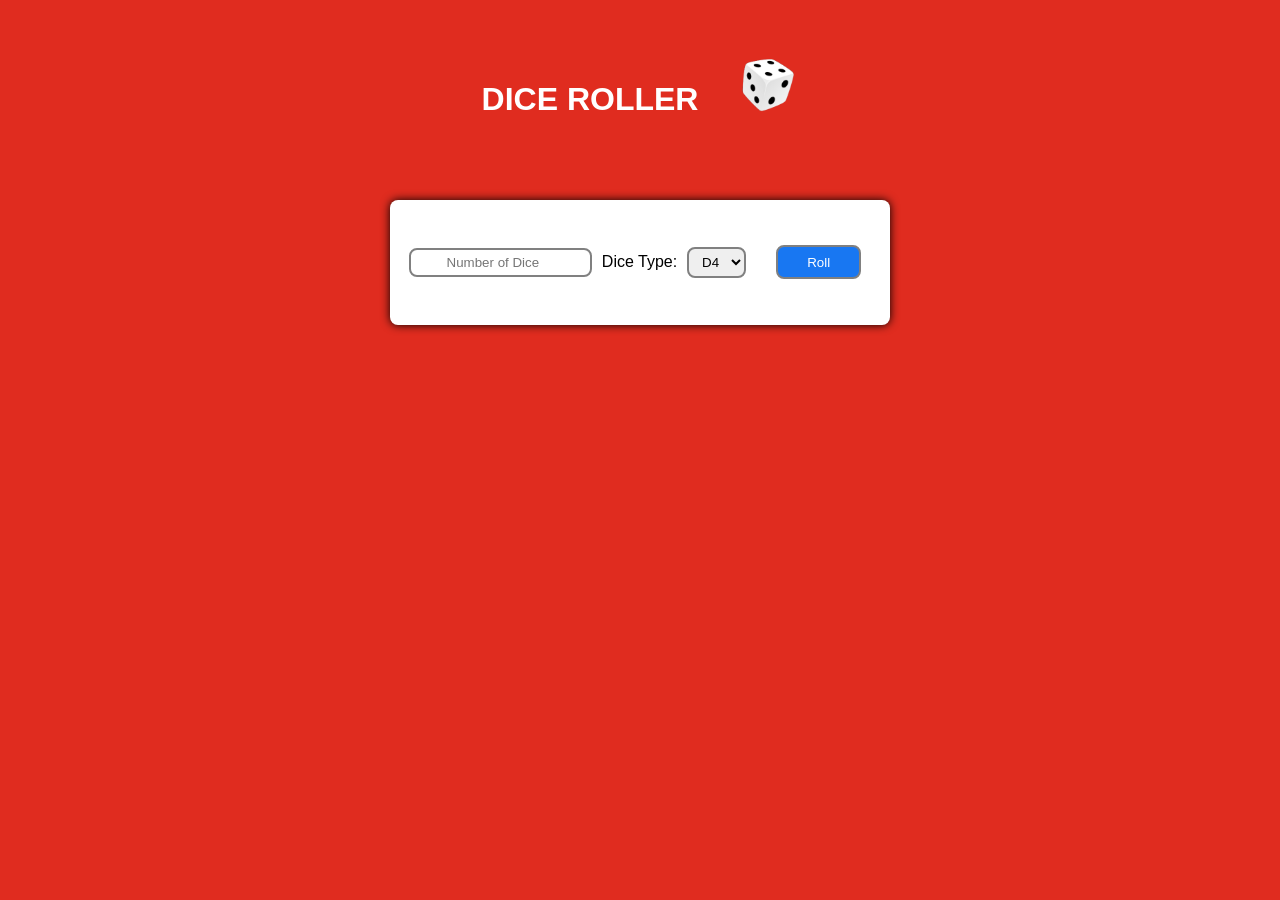
<file: lab-creations/Dice-Roller/JS_Dice.html>
<!DOCTYPE html>
<html lang="en">
    <head>
        <meta charset="UTF-8">
        <meta name="viewport" content="width=device-width, initial-scale=1.0">
        <title>Dice Roller SHC</title>
        <link rel="stylesheet" href="JS_Dice.css">
    </head>
    <body>
        <div class="header">
            <h1>DICE ROLLER</h1>
            <img id="logo" src="Dice.jpg" alt="Dice">
        </div>
        <div class="inputContainer">
            <input id="numDice" type="number" placeholder="Number of Dice">
            <label for="Dice Type">Dice Type: </label>
            <select name="Dice Type" id="numSide" onchange="getValue()">
                <option value="4">D4</option>
                <option value="6">D6</option>
                <option value="8">D8</option>
                <option value="10">D10</option>
                <option value="12">D12</option>
                <option value="20">D20</option>
            </select>
            <button id="rollDice" onclick="rollDice()">Roll</button>
        </div>
        <div class="dice_Container">
            <div id="dice"></div>
        </div>
    </body>
    <script>
        function getValue() {
            const type_of_dice = parseInt(document.getElementById("numSide").value);
        }
        function rollDice() {
            getValue();
            let diceElem = document.getElementById("dice");
            const number_of_dice = parseInt(document.getElementById("numDice").value);
            const type_of_dice = parseInt(document.getElementById("numSide").value);
            diceElem.innerHTML = "";
            for (let i = 1; i <= number_of_dice; i++) {  
                if (type_of_dice == 4) {
                    let dice = Math.floor(Math.random() * 4) + 1;
                    let diceContainer = "<div class='dice_box'>"+"Dice " + i + "<br/>" + dice + "</div>";
                    diceElem.style.backgroundColor = "#e02c1f";
                    diceElem.style.color = "white";
                    diceElem.style.padding = "15px";
                    diceElem.style.border = "solid";
                    diceElem.innerHTML = diceElem.innerHTML + diceContainer;
                }
                else if (type_of_dice == 6) {
                    let dice = Math.floor(Math.random() * 6) + 1;
                    let diceContainer = "<div class='dice_box'>"+"Dice " + i + "<br />" + dice + "</div>";
                    diceElem.style.backgroundColor = "#e02c1f";
                    diceElem.style.color = "white";
                    diceElem.style.padding = "15px";
                    diceElem.style.border = "solid";
                    diceElem.innerHTML = diceElem.innerHTML + diceContainer;
                }   
                else if (type_of_dice == 8) {
                    let dice = Math.floor(Math.random() * 8) + 1;
                    let diceContainer = "<div class='dice_box'>"+"Dice " + i + "<br />" + dice + "</div>";
                    diceElem.style.backgroundColor = "#e02c1f";
                    diceElem.style.color = "white";
                    diceElem.style.padding = "15px";
                    diceElem.style.border = "solid";
                    diceElem.innerHTML = diceElem.innerHTML + diceContainer;
                }
                else if (type_of_dice == 10) {
                    let dice = Math.floor(Math.random() * 10) + 1;
                    let diceContainer = "<div class='dice_box'>"+"Dice " + i + "<br />" + dice + "</div>";
                    diceElem.style.backgroundColor = "#e02c1f";
                    diceElem.style.color = "white";
                    diceElem.style.padding = "15px";
                    diceElem.style.border = "solid";
                    diceElem.innerHTML = diceElem.innerHTML + diceContainer;
                }
                else if (type_of_dice == 12) {
                    let dice = Math.floor(Math.random() * 12) + 1;
                    let diceContainer = "<div class='dice_box'>"+"Dice " + i + "<br />" + dice + "</div>";
                    diceElem.style.backgroundColor = "#e02c1f";
                    diceElem.style.color = "white";
                    diceElem.style.padding = "15px";
                    diceElem.style.border = "solid";
                    diceElem.innerHTML = diceElem.innerHTML + diceContainer;
                }
                else if (type_of_dice == 20) {
                    let dice = Math.floor(Math.random() * 20) + 1;
                    let diceContainer = "<div class='dice_box'>"+"Dice " + i + "<br />" + dice + "</div>";
                    diceElem.style.backgroundColor = "#e02c1f";
                    diceElem.style.color = "white";
                    diceElem.style.padding = "15px";
                    diceElem.style.border = "solid";
                    diceElem.innerHTML = diceElem.innerHTML + diceContainer;
                }
            }
        }
    </script>
</html>
</file>
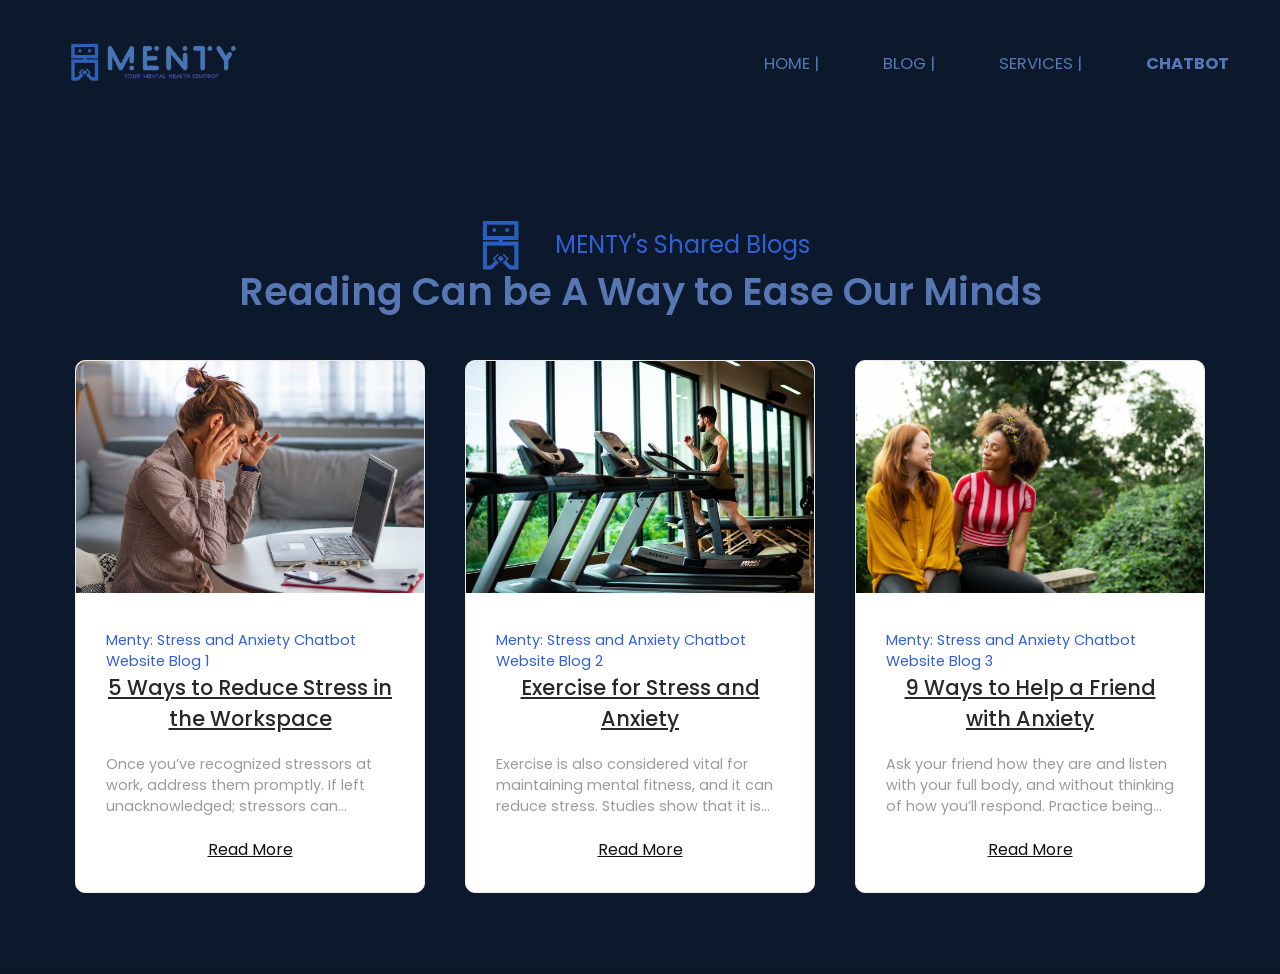
<file: lab-creations/Menty/blog.html>
<!DOCTYPE html>
<html lang="en">
    <head>
        <meta charset="UTF-8"/>
        <meta http-equiv="X-UA-Compatible" content="IE-edge"/>
        <meta name="viewport" content="width=device-width, initial-scale=1.0"/>
        <link rel="stylesheet" href="https://cdnjs.cloudflare.com/ajax/libs/font-awesome/6.4.0/css/all.min.css" integrity="sha512-iecdLmaskl7CVkqkXNQ/ZH/XLlvWZOJyj7Yy7tcenmpD1ypASozpmT/E0iPtmFIB46ZmdtAc9eNBvH0H/ZpiBw==" crossorigin="anonymous" referrerpolicy="no-referrer" />
        <link rel="stylesheet" href="styles.css">
        <link rel="preconnect" href="https://fonts.googleapis.com">
        <link rel="preconnect" href="https://fonts.gstatic.com" crossorigin>
        <link href="https://fonts.googleapis.com/css2?family=Poppins:ital,wght@0,100;0,200;0,300;0,400;0,500;0,600;0,700;0,800;0,900;1,100;1,200;1,300;1,400;1,500;1,600;1,700;1,800;1,900&display=swap" rel="stylesheet">
        <script src="https://code.jquery.com/jquery-3.7.0.js" integrity="sha256-JlqSTELeR4TLqP0OG9dxM7yDPqX1ox/HfgiSLBj8+kM=" crossorigin="anonymous"></script>
        <script src="chat.js"></script>
        <script src="responses.js"></script>
        <script src="chatbot-page.js"></script>
        <title>Menty: Stress and Anxiety Chatbot Website</title>
    </head>

    <body>
        <header>
            <div class="navbar">
                <img class="logo" src="logo.png" alt="Menty logo">
                <nav>
                    <ul>
                        <li><a href="home.html">HOME |</a></li>
                        <li><a href="blog.html">BLOG |</a></li>
                        <li><a href="services.html">SERVICES |</a></li>
                        <li><a href="chatbot.html"><b>CHATBOT</b></a></li>
                    </ul>
                </nav>
            </div>
        </header>
        <main>
            <section id="section2">
                <div class="blog-heading">
                    <div class="blog-heading-title">
                        <img src="bot.png" alt="">
                        <span>MENTY's Shared Blogs</span>
                    </div>
                    <h3>Reading Can be A Way to Ease Our Minds</h3>
                </div>
                <div class="blog-container">
                    <div class="blog-box">
                        <div class="blog-img">
                            <img src="blog1.jpeg" alt="Blog1">
                        </div>
                        <div class="blog-text">
                            <span>Menty: Stress and Anxiety Chatbot Website Blog 1</span>
                            <a href="https://www.mytpmg.com/5-ways-to-reduce-stress-in-the-workplace/" class="blog-title">5 Ways to Reduce Stress in the Workspace</a>
                            <p>Once you’ve recognized stressors at work, address them promptly. If left unacknowledged; stressors can eventually lead to a decline in mental health. Here are a few ways to mitigate stress in the workplace:</p>
                            <a href="https://www.mytpmg.com/5-ways-to-reduce-stress-in-the-workplace/">Read More</a>
                        </div>
                    </div>

                    <div class="blog-box">
                        <div class="blog-img">
                            <img src="blog2.jpg" alt="Blog2">
                        </div>
                        <div class="blog-text">
                            <span>Menty: Stress and Anxiety Chatbot Website Blog 2</span>
                            <a href="https://adaa.org/living-with-anxiety/managing-anxiety/exercise-stress-and-anxiety" class="blog-title">Exercise for Stress and Anxiety</a>
                            <p>Exercise is also considered vital for maintaining mental fitness, and it can reduce stress. Studies show that it is very effective at reducing fatigue, improving alertness and concentration, and at enhancing overall cognitive function. This can be especially helpful when stress has depleted your energy or ability to concentrate.
                                When stress affects the brain, with its many nerve connections, the rest of the body feels the impact as well. Or, if your body feels better, so does your mind. Exercise and other physical activity produce endorphins — chemicals in the brain that act as natural painkillers — and also improve the ability to sleep, which in turn reduces stress.</p>
                            <a href="https://adaa.org/living-with-anxiety/managing-anxiety/exercise-stress-and-anxiety">Read More</a>
                        </div>
                    </div>

                    <div class="blog-box">
                        <div class="blog-img">
                            <img src="blog3.jpg" alt="Blog3">
                        </div>
                        <div class="blog-text">
                            <span>Menty: Stress and Anxiety Chatbot Website Blog 3</span>
                            <a href="https://blog.calm.com/blog/9-ways-to-help-a-friend-with-anxiety" class="blog-title">9 Ways to Help a Friend with Anxiety</a>
                            <p>Ask your friend how they are and listen with your full body, and without thinking of how you’ll respond. Practice being totally present. Acknowledge their feelings. Avoid pat phrases like “you’ll get through this” or “you’re okay.” Thank them for sharing them with you.</p>
                            <a href="https://blog.calm.com/blog/9-ways-to-help-a-friend-with-anxiety">Read More</a>
                        </div>
                    </div>
                </div>
            </section>
        </main>

        <footer>
        </footer>
    </body>
</html>
</file>
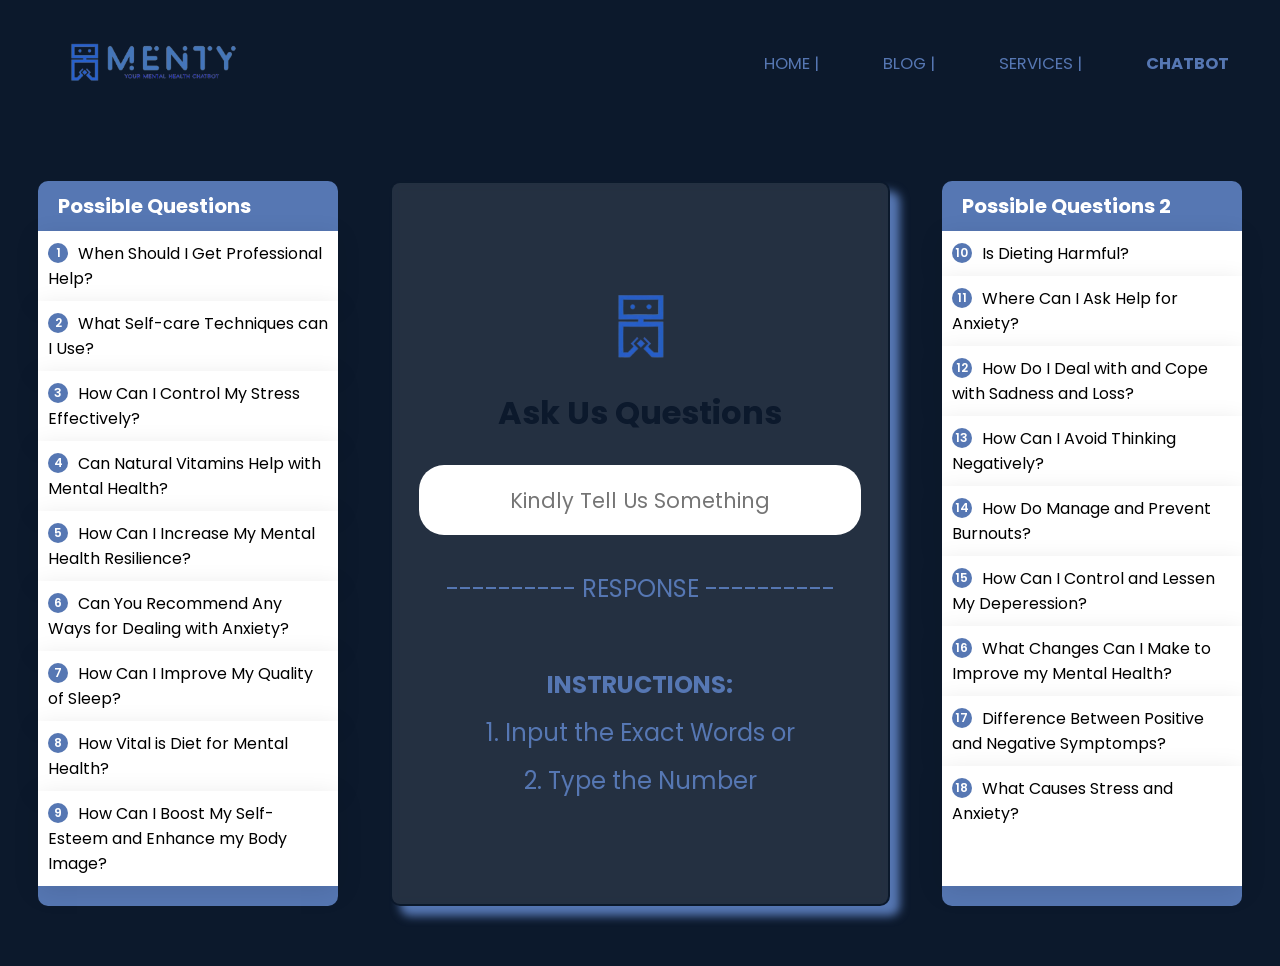
<file: lab-creations/Menty/chatbot.html>
<!DOCTYPE html>
<html lang="en">
    <head>
        <meta charset="UTF-8"/>
        <meta http-equiv="X-UA-Compatible" content="IE-edge"/>
        <meta name="viewport" content="width=device-width, initial-scale=1.0"/>
        <link rel="stylesheet" href="https://cdnjs.cloudflare.com/ajax/libs/font-awesome/6.4.0/css/all.min.css" integrity="sha512-iecdLmaskl7CVkqkXNQ/ZH/XLlvWZOJyj7Yy7tcenmpD1ypASozpmT/E0iPtmFIB46ZmdtAc9eNBvH0H/ZpiBw==" crossorigin="anonymous" referrerpolicy="no-referrer" />
        <link rel="stylesheet" href="styles.css">
        <link rel="preconnect" href="https://fonts.googleapis.com">
        <link rel="preconnect" href="https://fonts.gstatic.com" crossorigin>
        <link href="https://fonts.googleapis.com/css2?family=Poppins:ital,wght@0,100;0,200;0,300;0,400;0,500;0,600;0,700;0,800;0,900;1,100;1,200;1,300;1,400;1,500;1,600;1,700;1,800;1,900&display=swap" rel="stylesheet">
        <script src="https://code.jquery.com/jquery-3.7.0.js" integrity="sha256-JlqSTELeR4TLqP0OG9dxM7yDPqX1ox/HfgiSLBj8+kM=" crossorigin="anonymous"></script>
        <script src="chat.js"></script>
        <script src="responses.js"></script>
        <script src="chatbot-page.js"></script>
        <title>Menty: Stress and Anxiety Chatbot Website</title>
    </head>

    <body>
        <header>
            <div class="navbar">
                <img class="logo" src="logo.png" alt="Menty logo">
                <nav>
                    <ul>
                        <li><a href="home.html">HOME |</a></li>
                        <li><a href="blog.html">BLOG |</a></li>
                        <li><a href="services.html">SERVICES |</a></li>
                        <li><a href="chatbot.html"><b>CHATBOT</b></a></li>
                    </ul>
                </nav>
            </div>
        </header>    
        <main class="cb-layout">
            <section class="question-container">
                <h2>Possible Questions</h2>
                <ul>
                    <li><span>1</span>When Should I Get Professional Help?</li>
                    <li><span>2</span>What Self-care Techniques can I Use?</li>
                    <li><span>3</span>How Can I Control My Stress Effectively?</li>
                    <li><span>4</span>Can Natural Vitamins Help with Mental Health?</li>
                    <li><span>5</span>How Can I Increase My Mental Health Resilience?</li>
                    <li><span>6</span>Can You Recommend Any Ways for Dealing with Anxiety?</li>
                    <li><span>7</span>How Can I Improve My Quality of Sleep?</li>
                    <li><span>8</span>How Vital is Diet for Mental Health?</li>
                    <li><span>9</span>How Can I Boost My Self-Esteem and Enhance my Body Image?</li>
                </ul>
            </section>

<!-- ChatBot Div Area-->
            <div class="cb-center">
                <div class="cb-container">
                    <div class="bot-container">
                        <img id="robot" src="bot.png" alt="">
                    </div>
                    <h1 id="cb-heading">Ask Us Questions</h1>
                    <div class="ask-input">
                        <input type="text" id="question-box" onkeydown="if(event.keyCode == 13){chat()}"
                        placeholder="Kindly Tell Us Something">
                    </div>
                    <p id="answer-box">---------- RESPONSE ---------- <br><b><br>INSTRUCTIONS:</b><br>1. Input the Exact Words or<br>2. Type the Number</p>
                </div>
            </div>
<!-- ChatBot Div Area-->

            <section class="question-container2">
                <h2>Possible Questions 2</h2>
                <ul>
                    <li><span>10</span>Is Dieting Harmful?</li>
                    <li><span>11</span>Where Can I Ask Help for Anxiety?</li>
                    <li><span>12</span>How Do I Deal with and Cope with Sadness and Loss?</li>
                    <li><span>13</span>How Can I Avoid Thinking Negatively?</li>
                    <li><span>14</span>How Do Manage and Prevent Burnouts?</li>
                    <li><span>15</span>How Can I Control and Lessen My Deperession?</li>
                    <li><span>16</span>What Changes Can I Make to Improve my Mental Health?</li>
                    <li><span>17</span>Difference Between Positive and Negative Symptomps?</li>
                    <li><span>18</span>What Causes Stress and Anxiety?<br><br><br></li>
                </ul>
            </section>
        </main>

        <footer>
        </footer>
    </body>
</html>
</file>
<file: styles.css>
/* =========================================================
   Design tokens: monochrome
   ========================================================= */
:root {
    --bg: #f5f5f3;
    --bg-alt: #ecece9;
    --surface: #ffffff;
    --text: #151514;
    --text-muted: #5c5c57;
    --border: #dadad5;
    --border-strong: #b9b9b3;
    --accent: #30302c;
    --accent-contrast: #ffffff;
    --dot: rgba(21, 21, 20, 0.12);

    --shadow-sm: 0 1px 2px rgba(21, 21, 20, 0.06);
    --shadow: 0 1px 2px rgba(21, 21, 20, 0.05), 0 10px 30px rgba(21, 21, 20, 0.07);
    --shadow-lg: 0 2px 6px rgba(21, 21, 20, 0.08), 0 24px 60px rgba(21, 21, 20, 0.14);

    --font-sans: ui-sans-serif, system-ui, -apple-system, "Segoe UI", "Helvetica Neue", Helvetica, sans-serif;
    --font-mono: ui-monospace, "SFMono-Regular", "Cascadia Code", "JetBrains Mono", Consolas, "Liberation Mono", monospace;

    --radius-lg: 22px;
    --radius: 16px;
    --radius-sm: 10px;
    --header-h: 68px;
    --container: 1120px;
    --ease: cubic-bezier(0.2, 0.7, 0.2, 1);

    color-scheme: light;
}

[data-theme="dark"] {
    --bg: #0e0e0d;
    --bg-alt: #141413;
    --surface: #1a1a18;
    --text: #f2f2ef;
    --text-muted: #a2a29c;
    --border: #2b2b29;
    --border-strong: #45453f;
    --accent: #f2f2ef;
    --accent-contrast: #111110;
    --dot: rgba(242, 242, 239, 0.09);

    --shadow-sm: 0 1px 2px rgba(0, 0, 0, 0.4);
    --shadow: 0 1px 2px rgba(0, 0, 0, 0.4), 0 10px 30px rgba(0, 0, 0, 0.35);
    --shadow-lg: 0 2px 6px rgba(0, 0, 0, 0.5), 0 24px 60px rgba(0, 0, 0, 0.55);

    color-scheme: dark;
}

/* =========================================================
   Base
   ========================================================= */
*,
*::before,
*::after {
    box-sizing: border-box;
}

* {
    margin: 0;
    padding: 0;
}

html {
    scroll-behavior: smooth;
    scroll-padding-top: calc(var(--header-h) + env(safe-area-inset-top, 0px) + 16px);
    -webkit-text-size-adjust: 100%;
    text-size-adjust: 100%;
    scrollbar-width: thin;
    scrollbar-color: var(--border-strong) transparent;
}

body {
    font-family: var(--font-sans);
    font-size: 1.0625rem;
    line-height: 1.65;
    color: var(--text);
    background-color: var(--bg);
    -webkit-font-smoothing: antialiased;
    -moz-osx-font-smoothing: grayscale;
    text-rendering: optimizeLegibility;
    transition: background-color 0.3s ease, color 0.3s ease;
}

body.nav-open {
    overflow: hidden;
}

ul,
ol {
    list-style: none;
}

img,
svg {
    display: block;
    max-width: 100%;
}

a {
    color: inherit;
    text-decoration: none;
}

button {
    font: inherit;
    color: inherit;
    background: none;
    border: 0;
    cursor: pointer;
}

strong {
    font-weight: 700;
    color: var(--text);
}

::selection {
    background: var(--text);
    color: var(--bg);
}

:focus-visible {
    outline: 2px solid var(--text);
    outline-offset: 3px;
    border-radius: 6px;
}

[hidden] {
    display: none !important;
}

.sr-only {
    position: absolute;
    width: 1px;
    height: 1px;
    padding: 0;
    margin: -1px;
    overflow: hidden;
    clip: rect(0, 0, 0, 0);
    white-space: nowrap;
    border: 0;
}

.skip-link {
    position: absolute;
    top: -100px;
    left: 16px;
    z-index: 2000;
    padding: 10px 16px;
    border-radius: var(--radius-sm);
    background: var(--accent);
    color: var(--accent-contrast);
    font-weight: 600;
    transition: top 0.2s ease;
}

.skip-link:focus {
    top: 16px;
}

.container {
    width: min(100% - 2.5rem, var(--container));
    margin-inline: auto;
    padding-inline: env(safe-area-inset-left, 0) env(safe-area-inset-right, 0);
}

.icon {
    width: 1.1em;
    height: 1.1em;
    flex-shrink: 0;
    fill: none;
    stroke: currentColor;
    stroke-width: 2;
    stroke-linecap: round;
    stroke-linejoin: round;
}

/* =========================================================
   Header & navigation
   ========================================================= */
.site-header {
    position: fixed;
    inset: 0 0 auto 0;
    z-index: 1000;
    height: calc(var(--header-h) + env(safe-area-inset-top, 0px));
    padding-top: env(safe-area-inset-top, 0px);
}

/* Blur lives on a pseudo-element: backdrop-filter on the header itself would
   become the containing block for the fixed mobile menu. */
.site-header::before {
    content: "";
    position: absolute;
    inset: 0;
    border-bottom: 1px solid transparent;
    transition: background-color 0.3s ease, border-color 0.3s ease;
}

.site-header.is-scrolled::before {
    background-color: color-mix(in srgb, var(--bg) 82%, transparent);
    -webkit-backdrop-filter: saturate(160%) blur(14px);
    backdrop-filter: saturate(160%) blur(14px);
    border-bottom-color: var(--border);
}

.header-inner {
    position: relative;
    height: 100%;
    display: flex;
    align-items: center;
    justify-content: space-between;
    gap: 24px;
}

.brand {
    display: inline-flex;
    align-items: center;
    gap: 10px;
    font-weight: 700;
    letter-spacing: -0.01em;
    position: relative;
    z-index: 2;
}

.brand-mark {
    display: grid;
    place-items: center;
    width: 36px;
    height: 36px;
    border-radius: 10px;
    background: var(--accent);
    color: var(--accent-contrast);
    font-family: var(--font-mono);
    font-size: 0.85rem;
    letter-spacing: 0.02em;
    transition: transform 0.3s var(--ease);
}

.brand:hover .brand-mark {
    transform: rotate(-6deg);
}

.nav-links {
    display: flex;
    align-items: center;
    gap: 4px;
}

.nav-links a {
    position: relative;
    display: inline-block;
    padding: 8px 14px;
    border-radius: 999px;
    font-size: 0.95rem;
    font-weight: 500;
    color: var(--text-muted);
    transition: color 0.2s ease, background-color 0.2s ease;
}

.nav-links a:hover {
    color: var(--text);
    background-color: var(--bg-alt);
}

.nav-links a[aria-current] {
    color: var(--text);
    background-color: var(--bg-alt);
}

.nav-links a[aria-current]::after {
    content: "";
    position: absolute;
    left: 50%;
    bottom: 3px;
    width: 4px;
    height: 4px;
    border-radius: 50%;
    background: var(--text);
    transform: translateX(-50%);
}

.header-actions {
    display: flex;
    align-items: center;
    gap: 6px;
    position: relative;
    z-index: 2;
}

.icon-btn {
    display: inline-grid;
    place-items: center;
    width: 40px;
    height: 40px;
    border-radius: 50%;
    border: 1px solid var(--border);
    background: var(--surface);
    color: var(--text);
    transition: background-color 0.2s ease, border-color 0.2s ease, transform 0.2s ease;
}

.icon-btn:hover {
    border-color: var(--border-strong);
    transform: translateY(-1px);
}

.theme-toggle .icon-moon,
[data-theme="dark"] .theme-toggle .icon-sun {
    display: none;
}

[data-theme="dark"] .theme-toggle .icon-moon {
    display: block;
}

.no-js .theme-toggle {
    display: none;
}

.menu-toggle {
    display: none;
    position: relative;
}

.menu-bar {
    position: absolute;
    left: 50%;
    width: 16px;
    height: 2px;
    border-radius: 2px;
    background: currentColor;
    transition: transform 0.3s var(--ease);
}

.menu-bar:nth-child(1) {
    transform: translate(-50%, -3px);
}

.menu-bar:nth-child(2) {
    transform: translate(-50%, 3px);
}

.menu-toggle[aria-expanded="true"] .menu-bar:nth-child(1) {
    transform: translate(-50%, 0) rotate(45deg);
}

.menu-toggle[aria-expanded="true"] .menu-bar:nth-child(2) {
    transform: translate(-50%, 0) rotate(-45deg);
}

/* =========================================================
   Buttons, tags, shared bits
   ========================================================= */
.btn {
    display: inline-flex;
    align-items: center;
    justify-content: center;
    gap: 10px;
    min-height: 48px;
    padding: 12px 22px;
    border-radius: 999px;
    border: 1px solid transparent;
    font-weight: 600;
    font-size: 0.98rem;
    line-height: 1;
    white-space: nowrap;
    transition: transform 0.25s var(--ease), box-shadow 0.25s var(--ease), background-color 0.2s ease, border-color 0.2s ease, color 0.2s ease;
}

.btn .icon {
    transition: transform 0.25s var(--ease);
}

.btn:hover .icon {
    transform: translateX(3px);
}

.btn-primary {
    background: var(--accent);
    color: var(--accent-contrast);
    box-shadow: var(--shadow-sm);
}

.btn-primary:hover {
    transform: translateY(-2px);
    box-shadow: var(--shadow);
}

.btn-ghost {
    border-color: var(--border-strong);
    color: var(--text);
    background: transparent;
}

.btn-ghost:hover {
    border-color: var(--text);
    background: var(--surface);
    transform: translateY(-2px);
}

.btn-invert {
    background: var(--accent-contrast);
    color: var(--accent);
}

.btn-invert:hover {
    transform: translateY(-2px);
    box-shadow: 0 10px 30px rgba(0, 0, 0, 0.25);
}

.eyebrow {
    display: inline-flex;
    align-items: center;
    gap: 10px;
    font-family: var(--font-mono);
    font-size: 0.8rem;
    font-weight: 500;
    letter-spacing: 0.08em;
    text-transform: uppercase;
    color: var(--text-muted);
}

.eyebrow::before {
    content: "";
    width: 22px;
    height: 1px;
    background: currentColor;
}

.tags {
    display: flex;
    flex-wrap: wrap;
    gap: 6px;
}

.tags li {
    padding: 3px 10px;
    border: 1px solid var(--border);
    border-radius: 999px;
    font-family: var(--font-mono);
    font-size: 0.72rem;
    letter-spacing: 0.02em;
    color: var(--text-muted);
}

/* =========================================================
   Sections
   ========================================================= */
.section {
    padding-block: clamp(80px, 11vw, 136px);
}

.section-alt {
    background-color: var(--bg-alt);
}

.section-tight {
    padding-block: clamp(32px, 6vw, 64px);
}

.section-flush-top {
    padding-top: 0;
}

.section-head {
    max-width: 640px;
    margin-bottom: clamp(36px, 5vw, 56px);
}

.section-head h2 {
    margin-top: 14px;
    font-size: clamp(2rem, 4.6vw, 3.2rem);
    line-height: 1.08;
    letter-spacing: -0.035em;
    font-weight: 800;
}

.section-sub {
    margin-top: 14px;
    color: var(--text-muted);
    font-size: 1.08rem;
}

.section-foot {
    margin-top: 40px;
    display: flex;
    justify-content: center;
}

/* =========================================================
   Hero
   ========================================================= */
.hero {
    position: relative;
    min-height: 100vh;
    min-height: 100svh;
    display: flex;
    align-items: center;
    padding-block: calc(var(--header-h) + 40px) 96px;
    overflow: hidden;
    isolation: isolate;
}

.hero::before {
    content: "";
    position: absolute;
    inset: 0;
    z-index: -1;
    background-image: radial-gradient(var(--dot) 1px, transparent 1px);
    background-size: 22px 22px;
    -webkit-mask-image: radial-gradient(ellipse 70% 60% at 50% 45%, #000 30%, transparent 80%);
    mask-image: radial-gradient(ellipse 70% 60% at 50% 45%, #000 30%, transparent 80%);
}

.hero-inner {
    display: grid;
    grid-template-columns: 1.25fr 1fr;
    align-items: center;
    gap: clamp(40px, 6vw, 80px);
}

.hero-title {
    margin-top: 20px;
    font-size: clamp(2.6rem, 7vw, 5.2rem);
    line-height: 1.02;
    letter-spacing: -0.045em;
    font-weight: 800;
}

.underline {
    position: relative;
    white-space: nowrap;
}

.underline::after {
    content: "";
    position: absolute;
    left: 0;
    right: 0;
    bottom: 0.06em;
    height: 0.14em;
    background: var(--text);
    opacity: 0.18;
    border-radius: 4px;
    z-index: -1;
}

.hero-lead {
    margin-top: 22px;
    max-width: 34rem;
    font-size: clamp(1.08rem, 1.6vw, 1.25rem);
    color: var(--text-muted);
}

.hero-actions {
    margin-top: 34px;
    display: flex;
    flex-wrap: wrap;
    gap: 12px;
}

.hero-visual {
    position: relative;
    justify-self: center;
    width: min(100%, 340px);
}

.avatar-frame {
    position: relative;
    aspect-ratio: 1;
    border-radius: 50%;
    padding: 10px;
    background: var(--surface);
    border: 1px solid var(--border);
    box-shadow: var(--shadow-lg);
}

.avatar-frame::before {
    content: "";
    position: absolute;
    inset: -18px;
    border-radius: 50%;
    border: 1px dashed var(--border-strong);
    animation: spin 40s linear infinite;
}

.avatar-frame img {
    width: 100%;
    height: 100%;
    object-fit: cover;
    border-radius: 50%;
    filter: grayscale(1) contrast(1.05);
}

.avatar-badge {
    position: absolute;
    right: 4%;
    bottom: 8%;
    display: grid;
    place-items: center;
    width: 64px;
    height: 64px;
    border-radius: 18px;
    background: var(--accent);
    color: var(--accent-contrast);
    font-family: var(--font-mono);
    font-weight: 700;
    box-shadow: var(--shadow-lg);
    transform: rotate(-8deg);
}

.scroll-cue {
    position: absolute;
    left: 50%;
    bottom: 28px;
    width: 26px;
    height: 42px;
    border: 2px solid var(--border-strong);
    border-radius: 999px;
    transform: translateX(-50%);
}

.scroll-cue span {
    position: absolute;
    top: 8px;
    left: 50%;
    width: 4px;
    height: 8px;
    border-radius: 2px;
    background: var(--text);
    transform: translateX(-50%);
    animation: cue 1.8s var(--ease) infinite;
}

@keyframes spin {
    to { transform: rotate(360deg); }
}

@keyframes cue {
    0% { opacity: 0; transform: translate(-50%, 0); }
    30% { opacity: 1; }
    100% { opacity: 0; transform: translate(-50%, 14px); }
}

/* =========================================================
   About
   ========================================================= */
.about-grid {
    display: grid;
    grid-template-columns: 1.4fr 1fr;
    gap: clamp(32px, 5vw, 64px);
    align-items: start;
}

.about-text p + p {
    margin-top: 18px;
}

.about-text p {
    color: var(--text-muted);
}

.about-text .lead {
    font-size: clamp(1.25rem, 2.2vw, 1.6rem);
    line-height: 1.45;
    letter-spacing: -0.015em;
    color: var(--text);
}

.facts {
    display: grid;
    grid-template-columns: 1fr 1fr;
    border: 1px solid var(--border);
    border-radius: var(--radius-lg);
    background: var(--surface);
    box-shadow: var(--shadow-sm);
    overflow: hidden;
}

.fact {
    padding: 22px;
    border-bottom: 1px solid var(--border);
}

.fact:nth-child(odd) {
    border-right: 1px solid var(--border);
}

.fact:nth-last-child(-n + 2) {
    border-bottom: 0;
}

.fact dt {
    font-family: var(--font-mono);
    font-size: 0.72rem;
    letter-spacing: 0.08em;
    text-transform: uppercase;
    color: var(--text-muted);
}

.fact dd {
    margin-top: 6px;
    font-weight: 700;
    line-height: 1.3;
}

.quote {
    margin-top: 32px;
    padding: 4px 0 4px 24px;
    border-left: 3px solid var(--text);
}

.quote blockquote p {
    font-size: clamp(1.2rem, 2vw, 1.45rem);
    font-style: italic;
    font-weight: 600;
    line-height: 1.4;
    letter-spacing: -0.01em;
    color: var(--text);
}

.quote figcaption {
    margin-top: 10px;
    font-family: var(--font-mono);
    font-size: 0.82rem;
    color: var(--text-muted);
}

.quote figcaption span {
    opacity: 0.7;
}

.hobbies {
    margin-top: clamp(40px, 6vw, 64px);
    padding-top: 32px;
    border-top: 1px dashed var(--border-strong);
}

.hobbies-title {
    margin-bottom: 16px;
    font-family: var(--font-mono);
    font-size: 0.8rem;
    font-weight: 500;
    letter-spacing: 0.08em;
    text-transform: uppercase;
    color: var(--text-muted);
}

.hobby-list {
    display: flex;
    flex-wrap: wrap;
    gap: 8px;
}

.hobby-list li {
    padding: 8px 16px;
    border: 1px solid var(--border);
    border-radius: 999px;
    background: var(--surface);
    font-size: 0.92rem;
    font-weight: 500;
}

/* =========================================================
   Skills
   ========================================================= */
.skill-groups {
    display: grid;
    grid-template-columns: repeat(6, 1fr);
    gap: 16px;
}

.skill-group {
    grid-column: span 2;
    padding: 24px;
    border: 1px solid var(--border);
    border-radius: var(--radius-lg);
    background: var(--surface);
    transition: border-color 0.25s ease, transform 0.25s var(--ease), box-shadow 0.25s var(--ease);
}

.skill-group:nth-child(-n + 2) {
    grid-column: span 3;
}

.skill-group:hover {
    border-color: var(--border-strong);
    transform: translateY(-3px);
    box-shadow: var(--shadow);
}

.skill-group-head {
    display: flex;
    align-items: baseline;
    gap: 12px;
    margin-bottom: 18px;
}

.skill-group-index {
    font-family: var(--font-mono);
    font-size: 0.8rem;
    color: var(--text-muted);
}

.skill-group h3 {
    font-size: 1.15rem;
    letter-spacing: -0.02em;
}

.skill-chips {
    display: flex;
    flex-wrap: wrap;
    gap: 8px;
}

.skill-chips li {
    padding: 7px 14px;
    border: 1px solid var(--border);
    border-radius: 999px;
    background: var(--bg);
    font-size: 0.9rem;
    font-weight: 600;
    line-height: 1.2;
    transition: background-color 0.2s ease, color 0.2s ease, border-color 0.2s ease;
}

.skill-chips li:hover {
    background: var(--accent);
    border-color: var(--accent);
    color: var(--accent-contrast);
}

/* =========================================================
   Projects
   ========================================================= */
.folder {
    position: relative;
}

.folder-follow {
    margin-top: clamp(28px, 4vw, 40px);
}

.folder-tab {
    position: relative;
    display: inline-flex;
    align-items: center;
    gap: 10px;
    padding: 12px 22px 12px 18px;
    border: 1px solid var(--border);
    border-bottom: 0;
    border-radius: var(--radius) var(--radius) 0 0;
    background: var(--bg-alt);
    font-family: var(--font-mono);
    font-size: 0.92rem;
}

.folder-tab::after {
    content: "";
    position: absolute;
    left: 0;
    right: 0;
    bottom: -1px;
    height: 2px;
    background: var(--bg-alt);
}

.folder-tab h3 {
    font-size: inherit;
    font-weight: 700;
}

.folder-path {
    margin-right: -10px;
    color: var(--text-muted);
}

.folder-body {
    padding: clamp(20px, 3vw, 32px) 0 clamp(20px, 3vw, 32px);
    border: 1px solid var(--border);
    border-radius: 0 var(--radius-lg) var(--radius-lg) var(--radius-lg);
    background: var(--bg-alt);
}

.folder-meta {
    display: flex;
    align-items: center;
    justify-content: space-between;
    gap: 16px;
    flex-wrap: wrap;
    margin-bottom: 24px;
    padding-inline: clamp(20px, 3vw, 32px);
    color: var(--text-muted);
}

.folder-count {
    padding: 4px 12px;
    border: 1px solid var(--border-strong);
    border-radius: 999px;
    font-family: var(--font-mono);
    font-size: 0.75rem;
    white-space: nowrap;
}

.projects-rail {
    overflow-x: auto;
    overflow-y: hidden;
    overscroll-behavior: contain;
    -webkit-overflow-scrolling: touch;
    scroll-snap-type: none;
    scroll-behavior: auto;
    scrollbar-width: thin;
    outline: none;
    touch-action: pan-x;
}

.projects-rail:focus-visible {
    box-shadow: inset 0 0 0 2px var(--text);
}

.projects-grid {
    display: flex;
    flex-wrap: nowrap;
    gap: 16px;
    width: max-content;
    min-width: 100%;
    padding-inline: clamp(20px, 3vw, 32px);
    padding-bottom: 6px;
}

.project-card {
    position: relative;
    display: flex;
    flex-direction: column;
    flex: 0 0 min(300px, 78vw);
    width: min(300px, 78vw);
    border: 1px solid var(--border);
    border-radius: var(--radius-lg);
    background: var(--surface);
    overflow: hidden;
    transition: transform 0.3s var(--ease), box-shadow 0.3s var(--ease), border-color 0.3s ease;
}

.project-preview {
    position: relative;
    aspect-ratio: 16 / 10;
    overflow: hidden;
    background: var(--bg);
    border-bottom: 1px solid var(--border);
}

.project-preview--dark {
    background: #111110;
}

.project-preview--media {
    display: grid;
    place-items: center;
}

.project-thumb {
    width: 100%;
    height: 100%;
    object-fit: cover;
}

.project-thumb--contain {
    width: min(46%, 160px);
    height: auto;
    object-fit: contain;
}

.project-status {
    position: absolute;
    left: 12px;
    bottom: 12px;
    padding: 5px 10px;
    border: 1px solid color-mix(in srgb, var(--accent-contrast) 25%, transparent);
    border-radius: 999px;
    background: color-mix(in srgb, #111110 78%, transparent);
    color: #f2f2ef;
    font-family: var(--font-mono);
    font-size: 0.68rem;
    letter-spacing: 0.06em;
    text-transform: uppercase;
}

.project-frame {
    position: absolute;
    left: 0;
    top: 0;
    width: 1280px;
    height: 800px;
    border: 0;
    pointer-events: none;
    transform-origin: top left;
    background: #fff;
}

.project-body {
    display: flex;
    flex-direction: column;
    gap: 10px;
    padding: 18px 20px 20px;
}

.project-index {
    font-family: var(--font-mono);
    font-size: 0.78rem;
    color: var(--text-muted);
}

.project-title {
    font-size: 1.12rem;
    line-height: 1.25;
    letter-spacing: -0.02em;
}

.project-title a::after {
    content: "";
    position: absolute;
    inset: 0;
    border-radius: inherit;
}

.project-title a:focus-visible {
    outline: none;
}

.project-card:focus-within {
    outline: 2px solid var(--text);
    outline-offset: 3px;
}

.project-desc {
    color: var(--text-muted);
    font-size: 0.92rem;
    line-height: 1.5;
}

.project-card:hover {
    transform: translateY(-4px);
    border-color: var(--border-strong);
    box-shadow: var(--shadow-lg);
}

/* Full-screen project viewer */
.project-viewer {
    position: fixed;
    inset: 0;
    z-index: 2000;
    display: flex;
    flex-direction: column;
    background: var(--bg);
}

.project-viewer[hidden] {
    display: none !important;
}

.viewer-bar {
    display: grid;
    grid-template-columns: 1fr auto 1fr;
    align-items: center;
    gap: 12px;
    min-height: 56px;
    padding: 10px 16px;
    border-bottom: 1px solid var(--border);
    background: var(--surface);
}

.viewer-back,
.viewer-external {
    display: inline-flex;
    align-items: center;
    gap: 8px;
    min-height: 36px;
    padding: 6px 10px;
    border-radius: var(--radius-sm);
    font-size: 0.9rem;
    font-weight: 600;
    color: var(--text-muted);
    transition: background-color 0.2s ease, color 0.2s ease;
}

.viewer-back:hover,
.viewer-external:hover {
    color: var(--text);
    background: var(--bg-alt);
}

.viewer-external {
    justify-self: end;
}

.viewer-title {
    font-size: 0.95rem;
    font-weight: 600;
    text-align: center;
    white-space: nowrap;
    overflow: hidden;
    text-overflow: ellipsis;
}

.viewer-frame {
    flex: 1;
    width: 100%;
    border: 0;
    background: #fff;
}

body.viewer-open {
    overflow: hidden;
}

/* =========================================================
   CTA band
   ========================================================= */
.cta-band {
    position: relative;
    display: flex;
    align-items: center;
    justify-content: space-between;
    gap: 28px;
    flex-wrap: wrap;
    padding: clamp(32px, 5vw, 56px);
    border-radius: var(--radius-lg);
    background: var(--accent);
    color: var(--accent-contrast);
    overflow: hidden;
    isolation: isolate;
}

.cta-band::before {
    content: "";
    position: absolute;
    inset: 0;
    z-index: -1;
    background-image: radial-gradient(color-mix(in srgb, var(--accent-contrast) 14%, transparent) 1px, transparent 1px);
    background-size: 20px 20px;
    -webkit-mask-image: linear-gradient(90deg, transparent 30%, #000);
    mask-image: linear-gradient(90deg, transparent 30%, #000);
}

.cta-band .eyebrow {
    color: inherit;
    opacity: 0.7;
}

.cta-band h2 {
    margin-top: 12px;
    font-size: clamp(1.6rem, 3.4vw, 2.4rem);
    line-height: 1.1;
    letter-spacing: -0.03em;
}

.cta-band p:not(.eyebrow) {
    margin-top: 8px;
    opacity: 0.75;
}

/* =========================================================
   Contact
   ========================================================= */
.contact-grid {
    display: grid;
    grid-template-columns: repeat(auto-fit, minmax(190px, 1fr));
    gap: 16px;
}

.contact-card {
    position: relative;
    display: flex;
    flex-direction: column;
    gap: 6px;
    padding: 24px;
    border: 1px solid var(--border);
    border-radius: var(--radius);
    background: var(--surface);
    transition: border-color 0.25s ease, transform 0.25s var(--ease), box-shadow 0.25s var(--ease);
}

.contact-card:hover {
    border-color: var(--border-strong);
    transform: translateY(-3px);
    box-shadow: var(--shadow);
}

.contact-icon {
    width: 40px;
    height: 40px;
    padding: 9px;
    margin-bottom: 10px;
    border-radius: 12px;
    background: var(--bg-alt);
    stroke-width: 1.8;
}

.contact-label {
    font-family: var(--font-mono);
    font-size: 0.72rem;
    letter-spacing: 0.08em;
    text-transform: uppercase;
    color: var(--text-muted);
}

.contact-value {
    font-weight: 700;
    overflow-wrap: break-word;
    background-image: linear-gradient(currentColor, currentColor);
    background-size: 0 1px;
    background-repeat: no-repeat;
    background-position: 0 100%;
    transition: background-size 0.3s var(--ease);
    align-self: flex-start;
}

.contact-value:hover {
    background-size: 100% 1px;
}

.copy-btn {
    position: absolute;
    top: 20px;
    right: 20px;
    padding: 5px 12px;
    border: 1px solid var(--border);
    border-radius: 999px;
    font-size: 0.8rem;
    font-weight: 600;
    transition: background-color 0.2s ease, color 0.2s ease, border-color 0.2s ease;
}

.copy-btn:hover {
    background: var(--accent);
    color: var(--accent-contrast);
    border-color: var(--accent);
}

/* =========================================================
   Certifications page
   ========================================================= */
.page-hero {
    position: relative;
    padding-block: calc(var(--header-h) + clamp(48px, 8vw, 96px)) clamp(40px, 6vw, 64px);
    isolation: isolate;
}

.page-hero::before {
    content: "";
    position: absolute;
    inset: 0;
    z-index: -1;
    background-image: radial-gradient(var(--dot) 1px, transparent 1px);
    background-size: 22px 22px;
    -webkit-mask-image: linear-gradient(180deg, #000, transparent 90%);
    mask-image: linear-gradient(180deg, #000, transparent 90%);
}

.breadcrumb ol {
    display: flex;
    flex-wrap: wrap;
    gap: 8px;
    font-family: var(--font-mono);
    font-size: 0.8rem;
    color: var(--text-muted);
}

.breadcrumb li + li::before {
    content: "/";
    margin-right: 8px;
    opacity: 0.6;
}

.breadcrumb a:hover {
    color: var(--text);
    text-decoration: underline;
    text-underline-offset: 3px;
}

.page-title {
    margin-top: 18px;
    font-size: clamp(2.6rem, 7vw, 4.8rem);
    line-height: 1.02;
    letter-spacing: -0.045em;
    font-weight: 800;
}

.filter-bar {
    display: flex;
    flex-wrap: wrap;
    gap: 8px;
}

.filter-bar .chip {
    flex: 0 0 auto;
}

.no-js .filter-bar {
    display: none;
}

.chip {
    min-height: 40px;
    padding: 8px 18px;
    border: 1px solid var(--border-strong);
    border-radius: 999px;
    font-size: 0.92rem;
    font-weight: 600;
    color: var(--text-muted);
    transition: background-color 0.2s ease, color 0.2s ease, border-color 0.2s ease;
}

.chip:hover {
    color: var(--text);
    border-color: var(--text);
}

.chip[aria-pressed="true"] {
    background: var(--accent);
    border-color: var(--accent);
    color: var(--accent-contrast);
}

.filter-status {
    margin: 14px 0 28px;
    min-height: 1.5em;
    font-family: var(--font-mono);
    font-size: 0.8rem;
    color: var(--text-muted);
}

.cert-grid {
    display: grid;
    grid-template-columns: repeat(auto-fill, minmax(320px, 1fr));
    gap: 22px;
}

.cert-card {
    display: flex;
    flex-direction: column;
    overflow: hidden;
    border: 1px solid var(--border);
    border-radius: var(--radius-lg);
    background: var(--surface);
    transition: transform 0.3s var(--ease), box-shadow 0.3s var(--ease), border-color 0.3s ease;
}

.cert-card:hover {
    transform: translateY(-4px);
    border-color: var(--border-strong);
    box-shadow: var(--shadow-lg);
}

.cert-preview {
    display: block;
    width: 100%;
    aspect-ratio: 16 / 10;
    padding: 0;
    border: 0;
    border-bottom: 1px solid var(--border);
    background: var(--bg-alt);
    cursor: zoom-in;
    overflow: hidden;
}

.cert-preview img {
    width: 100%;
    height: 100%;
    object-fit: contain;
    object-position: center;
    transition: transform 0.45s var(--ease);
}

.cert-card:hover .cert-preview img {
    transform: scale(1.03);
}

.cert-body {
    display: flex;
    flex-direction: column;
    gap: 10px;
    padding: 22px 22px 24px;
    flex: 1;
}

.cert-top {
    display: flex;
    align-items: center;
    justify-content: space-between;
    margin-bottom: 2px;
}

.cert-mark {
    display: grid;
    place-items: center;
    width: 44px;
    height: 44px;
    border-radius: 12px;
    background: var(--accent);
    color: var(--accent-contrast);
    font-family: var(--font-mono);
    font-weight: 700;
    font-size: 0.82rem;
}

.cert-tag {
    padding: 4px 12px;
    border: 1px solid var(--border);
    border-radius: 999px;
    font-family: var(--font-mono);
    font-size: 0.72rem;
    color: var(--text-muted);
}

.cert-title {
    font-size: 1.2rem;
    line-height: 1.25;
    letter-spacing: -0.02em;
}

.cert-issuer {
    color: var(--text-muted);
    font-weight: 500;
    font-size: 0.95rem;
}

.cert-desc {
    color: var(--text-muted);
    font-size: 0.95rem;
    line-height: 1.55;
}

.cert-meta {
    display: grid;
    grid-template-columns: 1fr 1fr;
    gap: 12px;
    padding-block: 12px;
    border-block: 1px dashed var(--border);
}

.cert-meta dt {
    font-family: var(--font-mono);
    font-size: 0.68rem;
    letter-spacing: 0.08em;
    text-transform: uppercase;
    color: var(--text-muted);
}

.cert-meta dd {
    margin-top: 2px;
    font-weight: 600;
    font-size: 0.92rem;
    word-break: break-word;
}

.cert-actions {
    display: flex;
    flex-wrap: wrap;
    align-items: center;
    gap: 14px 18px;
    margin-top: auto;
    padding-top: 6px;
}

.cert-link {
    display: inline-flex;
    align-items: center;
    gap: 6px;
    font-weight: 600;
    font-size: 0.95rem;
}

.cert-link-secondary {
    color: var(--text-muted);
    font-weight: 500;
}

.cert-link:hover,
.cert-link-secondary:hover {
    color: var(--text);
    text-decoration: underline;
    text-underline-offset: 4px;
}

.cert-link .icon {
    transition: transform 0.3s var(--ease);
}

.cert-link:hover .icon {
    transform: translate(3px, -3px);
}

.cert-lightbox {
    width: min(960px, calc(100vw - 32px));
    max-height: calc(100vh - 32px);
    margin: auto;
    padding: 0;
    border: 1px solid var(--border-strong);
    border-radius: var(--radius-lg);
    background: var(--surface);
    color: var(--text);
    overflow: auto;
    box-shadow: var(--shadow-lg);
}

.cert-lightbox::backdrop {
    background: rgba(14, 14, 13, 0.72);
    backdrop-filter: blur(4px);
}

.cert-lightbox-bar {
    position: sticky;
    top: 0;
    z-index: 1;
    display: flex;
    justify-content: flex-end;
    padding: 10px 12px;
    background: color-mix(in srgb, var(--surface) 88%, transparent);
    border-bottom: 1px solid var(--border);
}

.cert-lightbox img {
    display: block;
    width: 100%;
    height: auto;
    background: var(--bg-alt);
}

.empty-state {
    padding: 48px 24px;
    border: 1px dashed var(--border-strong);
    border-radius: var(--radius-lg);
    text-align: center;
    color: var(--text-muted);
}

/* =========================================================
   404 page
   ========================================================= */
.error-page {
    min-height: 100vh;
    min-height: 100svh;
    display: grid;
    place-items: center;
    text-align: center;
    padding: calc(var(--header-h) + 24px) 20px 48px;
}

.error-code {
    font-family: var(--font-mono);
    font-size: clamp(5rem, 18vw, 10rem);
    font-weight: 800;
    line-height: 1;
    letter-spacing: -0.06em;
}

.error-page .hero-lead {
    margin-inline: auto;
}

.error-page .hero-actions {
    justify-content: center;
}

/* =========================================================
   Footer, back-to-top, toast
   ========================================================= */
.site-footer {
    padding-block: 32px;
    border-top: 1px solid var(--border);
    font-size: 0.92rem;
    color: var(--text-muted);
}

.footer-inner {
    display: flex;
    flex-wrap: wrap;
    justify-content: space-between;
    gap: 8px 24px;
    padding-right: 64px;
}

.back-to-top {
    position: fixed;
    right: max(20px, env(safe-area-inset-right, 0px));
    bottom: max(20px, env(safe-area-inset-bottom, 0px));
    z-index: 900;
    display: grid;
    place-items: center;
    width: 48px;
    height: 48px;
    border-radius: 50%;
    background: var(--accent);
    color: var(--accent-contrast);
    box-shadow: var(--shadow-lg);
    animation: pop-in 0.3s var(--ease);
    transition: transform 0.2s var(--ease);
}

.back-to-top:hover {
    transform: translateY(-3px);
}

.toast {
    position: fixed;
    left: 50%;
    bottom: max(24px, calc(env(safe-area-inset-bottom, 0px) + 16px));
    z-index: 1500;
    padding: 12px 20px;
    border-radius: 999px;
    background: var(--accent);
    color: var(--accent-contrast);
    font-size: 0.92rem;
    font-weight: 600;
    box-shadow: var(--shadow-lg);
    opacity: 0;
    pointer-events: none;
    transform: translate(-50%, 16px);
    transition: opacity 0.25s ease, transform 0.25s var(--ease);
}

.toast.is-visible {
    opacity: 1;
    transform: translate(-50%, 0);
}

@keyframes pop-in {
    from { opacity: 0; transform: scale(0.8); }
    to { opacity: 1; transform: scale(1); }
}

/* =========================================================
   Reveal on scroll (only when JS is available)
   ========================================================= */
.js .reveal {
    opacity: 0;
    transform: translateY(18px);
    transition: opacity 0.7s var(--ease), transform 0.7s var(--ease);
}

.js .reveal.is-visible {
    opacity: 1;
    transform: none;
}

/* =========================================================
   Responsive
   ========================================================= */
@media (max-width: 960px) {
    .hero-inner {
        grid-template-columns: 1fr;
        text-align: center;
    }

    .hero-copy {
        order: 2;
    }

    .hero-visual {
        order: 1;
        width: min(70%, 260px);
    }

    .hero-lead {
        margin-inline: auto;
    }

    .hero-actions {
        justify-content: center;
    }

    .hero .eyebrow::before {
        display: none;
    }

    .about-grid {
        grid-template-columns: 1fr;
    }

    .skill-groups {
        grid-template-columns: 1fr 1fr;
    }

    .skill-group,
    .skill-group:nth-child(-n + 2) {
        grid-column: auto;
    }

    .skill-group:last-child:nth-child(odd) {
        grid-column: 1 / -1;
    }
}

@media (max-width: 640px) {
    .skill-groups {
        grid-template-columns: 1fr;
    }
}

@media (max-width: 860px) {
    .menu-toggle {
        display: inline-grid;
    }

    .site-nav {
        position: fixed;
        inset: 0;
        z-index: 1;
        display: flex;
        align-items: center;
        justify-content: center;
        background: var(--bg);
        opacity: 0;
        visibility: hidden;
        transform: translateY(-12px);
        transition: opacity 0.3s ease, transform 0.3s var(--ease), visibility 0s linear 0.3s;
    }

    .site-nav.is-open {
        opacity: 1;
        visibility: visible;
        transform: none;
        transition: opacity 0.3s ease, transform 0.3s var(--ease), visibility 0s;
    }

    .nav-links {
        flex-direction: column;
        gap: 8px;
    }

    .nav-links a {
        font-size: 1.6rem;
        font-weight: 700;
        letter-spacing: -0.02em;
        padding: 10px 24px;
        color: var(--text);
    }

    .nav-links a[aria-current]::after {
        bottom: 50%;
        left: 6px;
        transform: translateY(50%);
    }

    .no-js .site-nav {
        position: static;
        opacity: 1;
        visibility: visible;
        transform: none;
        background: transparent;
    }

    .no-js .nav-links {
        flex-direction: row;
        flex-wrap: wrap;
        gap: 0;
    }

    .no-js .nav-links a {
        font-size: 0.9rem;
        padding: 6px 8px;
    }

    .no-js .menu-toggle,
    .no-js .brand-name {
        display: none;
    }
}

@media (max-width: 560px) {
    body {
        font-size: 1rem;
    }

    .container {
        width: min(100% - 1.5rem, var(--container));
    }

    .filter-bar {
        flex-wrap: nowrap;
        overflow-x: auto;
        overscroll-behavior-x: contain;
        -webkit-overflow-scrolling: touch;
        scrollbar-width: thin;
        padding-bottom: 4px;
        margin-inline: -4px;
        padding-inline: 4px;
    }

    .brand-name {
        display: none;
    }

    .facts {
        grid-template-columns: 1fr;
    }

    .fact:nth-child(odd) {
        border-right: 0;
    }

    .fact:nth-last-child(2) {
        border-bottom: 1px solid var(--border);
    }

    .hero-actions .btn {
        flex: 1 1 100%;
    }

    .cta-band {
        flex-direction: column;
        align-items: stretch;
        text-align: left;
    }

    .cta-band .btn {
        width: 100%;
        justify-content: center;
    }

    .viewer-bar {
        grid-template-columns: auto 1fr auto;
        gap: 8px;
        padding-inline: 10px;
    }

    .viewer-external span,
    .viewer-back {
        font-size: 0.82rem;
    }

    .viewer-external {
        padding-inline: 8px;
    }

    .cert-grid,
    .contact-grid {
        grid-template-columns: 1fr;
    }

    .cert-meta {
        grid-template-columns: 1fr;
    }

    .footer-inner {
        flex-direction: column;
        text-align: center;
        padding-right: 0;
        padding-bottom: 64px;
    }

    .scroll-cue {
        display: none;
    }

    .page-title {
        font-size: clamp(2.2rem, 12vw, 3.2rem);
    }

    .cert-lightbox {
        width: calc(100vw - 16px);
        max-height: calc(100vh - 16px);
        max-height: calc(100dvh - 16px);
    }
}

/* =========================================================
   Accessibility preferences & print
   ========================================================= */
@media (prefers-reduced-motion: reduce) {
    html {
        scroll-behavior: auto;
    }

    *,
    *::before,
    *::after {
        animation-duration: 0.01ms !important;
        animation-iteration-count: 1 !important;
        transition-duration: 0.01ms !important;
    }

    .js .reveal {
        opacity: 1;
        transform: none;
    }
}

@media print {
    .site-header,
    .back-to-top,
    .toast,
    .scroll-cue,
    .filter-bar,
    .skip-link {
        display: none !important;
    }

    .hero,
    .section {
        min-height: auto;
        padding-block: 24px;
    }

    .js .reveal {
        opacity: 1;
        transform: none;
    }
}
</file>
<file: lab-creations/surveyForm/styles.css>
body {
    font-family: Verdana, sans-serif;
    font-size: 16px;
    width: 100%;
    height: 100%;
    margin: 0;
    padding: auto;
    background-color: rgb(104, 190, 133);
}

h1 {
    background-color: white;
    color: black;
    margin-top: 50px;
    margin-bottom: 20px;
    padding: 15px;
}

h1, p {
    text-align: center;
}

p { 
    font-size: 20px;
}

.form-container {
    display: flex;
    width: 100%;
    height: 100%;
    max-width: 500px;
    max-height: 1200px;
    margin: 0 auto;
    background-color: white;
    border-radius: 20px;
    padding: 20px;
    box-shadow: 10px 10px 8px 2px black;
}

label {
    display: block;
    margin-top: 10px;
    margin-bottom: 5px;
}

input, textarea, select {
    border-radius: 10px;
    border-color: black;
    padding: 7px;
    margin-top: 1%;
}

input[type="number"], input[type="text"], input[type="email"] {
    width: 80%;
}
textarea {
    display: block;
    width: 90%;
}

select{
    width: 93%;
}

fieldset { 
    border-color: white;
    border: none;
}

.column-one, .column-two { 
    display: flex;
    justify-content: space-between;
    align-items: center;
}

button { 
    display: block;
    margin: auto;
    height: 3em;
    width: 60%;
    background-color: rgb(104, 190, 133);   
    border-color: rgb(104, 190, 133) ;
    border-radius: 20px;
}

button:hover {
    height: 3.2em;
    width: 62%;
    background-color: white;
    transition: 0.5s;
    
}

input :checked {
    background-color: rgb(104, 190, 133);
}
</file>
<file: lab-creations/techDoc/styles.css>
* {
    margin: 0;
    padding: 0;
    box-sizing: border-box;
    font-family: Verdana, Tahoma, sans-serif;
}

body {
    background-color: white; 
}

hr {
    border-top: 5px solid #15b0e9;
    border-radius: 15px;
    margin-top: 50px;
}

code {
    display: block;
    text-align: left;
    position: relative;
    white-space: pre-line;
    line-height: 2;
    background-color: #f7f7f7;
    padding: 5px 20px;
    margin: 10px;
    border-radius: 10px;
}

.nav-container {
    display: flex;
    position: relative;
}

#navbar {
    position: fixed;
    width: 300px;
    height: 100%;
    background-color: #15b0e9;
    padding: 50px;
    border-right: 3px solid black;
}

#navbar header {
    font-size: 20px;
    font-weight: bold;
    margin-bottom: 20px;
}

#navbar li {
    list-style: none;
    padding: 20px 0;
}

#navbar a {
    text-decoration: none;
    color: white;
    font-weight: lighter;
}

#navbar a:hover {
    color: black;
    transition: 0.2s;
}

#main-doc {
    position: absolute;
    margin-left: 350px;
    padding: 100px;
}

.main-section {
    display: block;
    margin: 50px 0;
    font-size: 20px;
    line-height: 2;
}

.main-section header {
    font-size: 25px;
    font-weight: bold;
    margin-bottom: 30px;
}

.main-section li {
    margin-left: 50px;
}

.main-section p {
    margin: 20px 0;
}

@media (max-width: 425px) {
    #main-doc {
        padding: 50px;
    }
}
</file>
<file: builds/shamito/styles.css>
:root {
  --ink: #1f2a24;
  --ink-soft: #4a554e;
  --gold: #b8913f;
  --gold-deep: #8a6a24;
  --gold-soft: #dccaa0;
  --paper: #f3eee2;
  --paper-deep: #e9e1cd;
  --card-radius: 4.75% / 3.5%;
  --focus: 0 0 0 3px var(--paper), 0 0 0 5px var(--gold-deep);
}

* { box-sizing: border-box; }

html { scroll-behavior: smooth; -webkit-text-size-adjust: 100%; }
html:has(dialog[open]) { overflow: hidden; }

body {
  margin: 0;
  min-height: 100vh;
  min-height: 100dvh;
  color: var(--ink);
  font-family: "EB Garamond", Georgia, serif;
  font-size: 18px;
  background: radial-gradient(ellipse at 50% 0%, #faf6ec 0%, var(--paper) 45%, var(--paper-deep) 100%) fixed;
  -webkit-tap-highlight-color: transparent;
}

button, select, input { -webkit-tap-highlight-color: transparent; }

a { color: var(--ink); text-decoration-color: var(--gold); text-underline-offset: 3px; }
a:hover { color: var(--gold-deep); }
:focus-visible { outline: none; box-shadow: var(--focus); border-radius: 4px; }

.visually-hidden {
  position: absolute !important; width: 1px; height: 1px; padding: 0; margin: -1px;
  overflow: hidden; clip: rect(0 0 0 0); white-space: nowrap; border: 0;
}

.skip-link {
  position: absolute; left: 12px; top: -60px; z-index: 100;
  padding: 10px 16px; border-radius: 8px;
  background: var(--ink); color: #f7f1e1; font: 600 14px "Cinzel", serif; text-decoration: none;
}
.skip-link:focus { top: 12px; }

.corner { position: fixed; width: 56px; height: 56px; border: 0 solid var(--gold); pointer-events: none; z-index: 1; }
.corner.tl { top: 16px; left: 16px; border-top-width: 2px; border-left-width: 2px; }
.corner.tr { top: 16px; right: 16px; border-top-width: 2px; border-right-width: 2px; }

.rule { display: flex; align-items: center; gap: 12px; width: min(640px, 86%); margin: 12px auto; }
.rule::before, .rule::after { content: ""; flex: 1; height: 1.5px; background: var(--gold); }
.diamond { width: 10px; height: 10px; background: var(--gold); transform: rotate(45deg); }

/* Masthead */
.masthead { text-align: center; padding: 36px 16px 8px; }
.sigil { width: 46px; height: 51px; fill: var(--ink); display: block; margin: 0 auto 6px; }
.brand { font-family: "Cinzel", serif; font-weight: 700; letter-spacing: .5em; font-size: clamp(14px, 2.2vw, 20px); padding-left: .5em; }
.masthead h1 { font-family: "Cinzel", serif; font-weight: 900; font-size: clamp(38px, 8vw, 84px); line-height: 1; margin: 2px 0 0; letter-spacing: .02em; }
.tagline { font-family: "Cinzel", serif; font-weight: 500; letter-spacing: .4em; font-size: clamp(13px, 2vw, 18px); color: var(--ink-soft); margin: 0; padding-left: .4em; }
.header-actions {
  position: relative; width: min(860px, 100%); margin: 12px auto 0;
  display: flex; flex-wrap: wrap; justify-content: center; align-items: center; gap: 10px;
}
.event-open {
  display: inline-flex; align-items: center; min-height: 40px; padding: 6px 18px;
  border: 1.5px solid var(--ink); border-radius: 999px; background: var(--ink); color: #f7f1e1;
  font: 600 13px "Cinzel", serif; letter-spacing: .08em; cursor: pointer;
}
.event-open:focus-visible { border-radius: 999px; }
.pill-link {
  display: inline-flex; align-items: center; min-height: 40px; padding: 6px 16px;
  border: 1.5px solid var(--gold-soft); border-radius: 999px; background: rgba(255, 255, 255, .55);
  font: 600 13px "Cinzel", serif; letter-spacing: .08em; color: var(--ink); text-decoration: none;
}
.pill-link:focus-visible { border-radius: 999px; }

.sets summary {
  display: inline-flex; align-items: center; gap: 6px; min-height: 40px; padding: 6px 16px;
  border: 1.5px solid var(--gold-soft); border-radius: 999px; background: rgba(255, 255, 255, .55);
  font: 600 13px "Cinzel", serif; letter-spacing: .08em; color: var(--ink); cursor: pointer; list-style: none;
}
.sets summary::-webkit-details-marker { display: none; }
.sets summary::after { content: ""; width: 7px; height: 7px; margin-left: 4px; border: solid var(--gold-deep); border-width: 0 2px 2px 0; transform: translateY(-2px) rotate(45deg); transition: transform .15s; }
.sets[open] summary::after { transform: translateY(1px) rotate(-135deg); }
.sets summary:focus-visible { border-radius: 999px; }
.sets summary .n { font: 500 13px "EB Garamond", serif; opacity: .7; }
.set-list {
  position: absolute; top: calc(100% + 10px); left: 0; right: 0; z-index: 30;
  list-style: none; margin: 0; padding: 12px 16px; text-align: left;
  display: grid; grid-template-columns: repeat(auto-fill, minmax(230px, 1fr)); gap: 2px 20px;
  max-height: 300px; overflow-y: auto; overscroll-behavior: contain;
  border: 1px solid var(--gold-soft); border-radius: 12px; background: #fbf8f0;
  box-shadow: 0 12px 30px rgba(31, 42, 36, .22);
}
.set-list li { display: flex; align-items: center; gap: 8px; padding: 4px 0; font-size: 16px; border-bottom: 1px dotted var(--gold-soft); min-width: 0; }
.set-list img { width: 18px; height: 18px; flex: none; opacity: .85; }
.set-name { flex: 1; min-width: 0; overflow: hidden; text-overflow: ellipsis; white-space: nowrap; }
.set-code { font: 600 11px "Cinzel", serif; letter-spacing: .06em; color: var(--ink-soft); }
.set-list .n { min-width: 22px; text-align: right; font-style: italic; color: var(--ink-soft); }

/* Controls */
main { width: min(1240px, 94%); margin: 0 auto; }

.controls {
  position: sticky; top: 0; z-index: 10;
  padding: 14px 0 12px;
  margin-bottom: 8px;
  background: var(--paper);
  box-shadow: 0 0 0 100vmax var(--paper), 0 1px 0 100vmax var(--gold-soft);
  clip-path: inset(0 -100vmax -1px);
}

.filters { display: flex; flex-wrap: wrap; justify-content: center; gap: 8px; }

.chip {
  display: inline-flex; align-items: center; gap: 7px;
  min-height: 38px; padding: 6px 14px 6px 8px;
  border: 1.5px solid var(--gold-soft); border-radius: 999px;
  background: rgba(255, 255, 255, .55);
  font: 600 14px/1 "Cinzel", serif; letter-spacing: .06em; color: var(--ink);
  cursor: pointer; white-space: nowrap; flex: none;
  transition: background .15s, border-color .15s, transform .15s;
}
.chip[aria-pressed="true"] { background: var(--ink); border-color: var(--ink); color: #f7f1e1; }
.chip:focus-visible { border-radius: 999px; }
.chip .n { font: 500 13px "EB Garamond", serif; opacity: .7; }
.chip.all { padding-left: 14px; }

.pip { width: 22px; height: 22px; border-radius: 50%; display: grid; place-items: center; flex: none; box-shadow: inset 0 0 0 1px rgba(0, 0, 0, .25); }
.pip svg { width: 15px; height: 15px; }
.pip.w { background: #f6efc8; } .pip.u { background: #a9d3ec; } .pip.b { background: #b9aea8; }
.pip.r { background: #ef9f7d; } .pip.g { background: #9ccfa5; }
.pip.m { background: conic-gradient(#f6efc8 0 20%, #a9d3ec 0 40%, #b9aea8 0 60%, #ef9f7d 0 80%, #9ccfa5 0); }
.pip.c { background: #d8d4cc; } .pip.l { background: #cdbf9c; }

.toolbar { display: flex; flex-wrap: wrap; align-items: center; justify-content: center; gap: 12px 20px; margin-top: 12px; }

.search { position: relative; display: flex; align-items: center; }
.search svg { position: absolute; left: 12px; width: 18px; height: 18px; fill: none; stroke: var(--ink-soft); stroke-width: 2; pointer-events: none; }
.search input {
  width: min(320px, 78vw); min-height: 42px; padding: 9px 14px 9px 38px;
  border: 1.5px solid var(--gold-soft); border-radius: 999px; background: rgba(255, 255, 255, .7);
  font: 17px "EB Garamond", serif; color: var(--ink);
}
.search input::-webkit-search-cancel-button { cursor: pointer; }
.search input:focus-visible, .sort select:focus-visible { outline: none; border-color: var(--gold-deep); box-shadow: 0 0 0 3px rgba(184, 145, 63, .35); }

.sort { display: flex; align-items: center; gap: 8px; font: 600 13px "Cinzel", serif; letter-spacing: .08em; color: var(--ink-soft); }
.sort select {
  min-height: 42px; padding: 8px 12px; border: 1.5px solid var(--gold-soft); border-radius: 8px;
  background: rgba(255, 255, 255, .7); font: 17px "EB Garamond", serif; color: var(--ink); cursor: pointer;
}

.count { margin: 0; font-style: italic; color: var(--ink-soft); min-width: 150px; text-align: center; }

/* Library */
.library:focus { outline: none; }
.group { margin: 18px 0 30px; }
.group-head { display: flex; align-items: center; gap: 12px; margin: 0 0 14px; }
.group-head h2 { margin: 0; font: 700 22px "Cinzel", serif; letter-spacing: .12em; white-space: nowrap; }
.group-head .n { font-style: italic; color: var(--ink-soft); white-space: nowrap; }
.group-head .line { flex: 1; height: 1.5px; background: var(--gold); opacity: .8; }
.set-head .set-icon { width: 22px; height: 22px; flex: none; }
.set-head h2 { white-space: normal; min-width: 0; font-size: 20px; letter-spacing: .06em; }
.set-head h2 .set-code { font-size: 12px; }
.set-head .line { min-width: 24px; }

.grid { display: grid; grid-template-columns: repeat(auto-fill, minmax(168px, 1fr)); gap: 16px; }

.card {
  position: relative; padding: 0; border: 0; background: none; cursor: zoom-in;
  border-radius: var(--card-radius); aspect-ratio: 488 / 680;
  box-shadow: 0 2px 6px rgba(31, 42, 36, .25);
  transition: transform .18s ease, box-shadow .18s ease;
  scroll-margin: 180px 0 24px;
}
.card:focus-visible { border-radius: var(--card-radius); box-shadow: 0 0 0 3px var(--gold-deep), 0 10px 22px rgba(31, 42, 36, .3); transform: translateY(-4px) scale(1.02); }
.card img { width: 100%; height: 100%; display: block; border-radius: var(--card-radius); background: #d9d2c0; }
.card.broken img { visibility: hidden; }
.card.broken::after {
  content: attr(data-name); position: absolute; inset: 0; display: grid; place-items: center; padding: 12px;
  border-radius: var(--card-radius); background: #d9d2c0; color: var(--ink);
  font: 700 15px/1.25 "Cinzel", serif; text-align: center;
}
.card.top-pick { outline: 2.5px solid var(--gold); outline-offset: 2px; }
.top-badge {
  position: absolute; top: -9px; left: 50%; transform: translateX(-50%); z-index: 1;
  display: inline-flex; align-items: center; gap: 4px; padding: 1px 9px 1px 7px;
  border: 1.5px solid var(--gold); border-radius: 999px; background: var(--ink); color: #f7f1e1;
  font: 600 10.5px/1.5 "Cinzel", serif; letter-spacing: .06em; white-space: nowrap; pointer-events: none;
}
.top-badge svg { width: 11px; height: 11px; fill: var(--gold); }

.featured-head .star { width: 22px; height: 22px; flex: none; display: grid; place-items: center; border-radius: 50%; background: var(--ink); }
.featured-head .star svg { width: 14px; height: 14px; fill: var(--gold); }
.featured .grid { padding-top: 4px; }
.featured-rule { margin: 4px auto 28px; }
.card .flip { position: absolute; right: 6px; bottom: 6px; padding: 2px 7px; border-radius: 999px; background: rgba(31, 42, 36, .85); color: #f7f1e1; font: 600 11px "Cinzel", serif; letter-spacing: .05em; }

.empty { text-align: center; font-style: italic; color: var(--ink-soft); padding: 40px 0; }
.empty p { margin: 0 0 14px; }
.reset {
  min-height: 42px; padding: 8px 20px; border: 1.5px solid var(--ink); border-radius: 999px;
  background: var(--ink); color: #f7f1e1; font: 600 14px "Cinzel", serif; letter-spacing: .06em; cursor: pointer;
}
.reset:focus-visible { border-radius: 999px; }

/* Viewer */
.viewer {
  width: min(980px, 94vw); max-height: 92vh; max-height: 92dvh; padding: 28px 64px 44px;
  border: 1.5px solid var(--gold); border-radius: 14px;
  background: var(--paper); color: var(--ink);
  box-shadow: 0 20px 60px rgba(0, 0, 0, .45);
  overscroll-behavior: contain;
}
.viewer::backdrop { background: rgba(20, 26, 22, .72); }
.viewer-body { display: flex; gap: 28px; align-items: flex-start; }
.faces { display: flex; gap: 12px; flex: none; }
.faces img {
  width: min(300px, 38vw);
  width: min(300px, 38vw, calc((92dvh - 90px) * 0.718)); height: auto;
  aspect-ratio: 672 / 936; border-radius: var(--card-radius); background: #d9d2c0;
  box-shadow: 0 6px 18px rgba(0, 0, 0, .3); display: block;
}
.faces.double img { width: min(250px, 30vw); width: min(250px, 30vw, calc((92dvh - 90px) * 0.718)); }
.details { flex: 1; min-width: 0; }
.details h2 { margin: 0 0 6px; padding-right: 24px; font: 900 28px/1.15 "Cinzel", serif; overflow-wrap: anywhere; }
.cost { margin: 0 0 8px; display: flex; flex-wrap: wrap; align-items: center; gap: 3px; min-height: 22px; }
.cost img { width: 20px; height: 20px; }
.cost .slash { margin: 0 6px; color: var(--ink-soft); }
.type { margin: 0 0 14px; font-style: italic; color: var(--ink-soft); }
.details dl { display: grid; grid-template-columns: auto 1fr; gap: 6px 16px; margin: 0 0 18px; padding: 12px 0; border-top: 1px solid var(--gold-soft); border-bottom: 1px solid var(--gold-soft); }
.details dt { font: 700 12px/1.9 "Cinzel", serif; letter-spacing: .1em; color: var(--gold-deep); }
.details dd { margin: 0; overflow-wrap: anywhere; }
.link { display: inline-block; padding: 6px 0; font: 700 14px "Cinzel", serif; letter-spacing: .06em; }

.close {
  position: absolute; top: 8px; right: 10px; width: 44px; height: 44px; z-index: 2;
  border: 0; border-radius: 50%; background: none; font-size: 32px; line-height: 1; color: var(--ink); cursor: pointer;
}
.close:focus-visible { border-radius: 50%; }
.viewer-nav { display: contents; }
.nav {
  position: absolute; top: 50%; transform: translateY(-50%); width: 44px; height: 44px;
  display: grid; place-items: center; padding: 0 0 3px;
  border: 1.5px solid var(--gold-soft); border-radius: 50%; background: rgba(255, 255, 255, .8);
  font-size: 28px; line-height: 1; color: var(--ink); cursor: pointer;
}
.nav:focus-visible { border-radius: 50%; }
.nav.prev { left: 10px; } .nav.next { right: 10px; }
.position { position: absolute; left: 0; right: 0; bottom: 14px; text-align: center; font-style: italic; color: var(--ink-soft); font-size: 15px; pointer-events: none; }

/* Event popup */
.event {
  width: min(1080px, 94vw); max-height: 92vh; max-height: 92dvh; padding: 28px;
  border: 1.5px solid var(--gold); border-radius: 14px;
  background: var(--paper); color: var(--ink);
  box-shadow: 0 20px 60px rgba(0, 0, 0, .45);
  overscroll-behavior: contain;
}
.event::backdrop { background: rgba(20, 26, 22, .72); }
.event-body { display: flex; gap: 28px; align-items: flex-start; }
.poster {
  position: sticky; top: 0; flex: none;
  width: min(420px, 42vw); width: min(420px, 42vw, calc((92dvh - 60px) * 0.666)); height: auto;
  border-radius: 8px; box-shadow: 0 6px 18px rgba(0, 0, 0, .3); background: #e7e0cf; display: block;
}
.archetypes { flex: 1; min-width: 0; }
.archetypes h2 { margin: 0 0 4px; padding-right: 40px; font: 900 26px/1.15 "Cinzel", serif; letter-spacing: .04em; }
.archetypes .lede { margin: 0 0 12px; font-style: italic; color: var(--ink-soft); }
.archetype-list { list-style: none; margin: 0 0 18px; padding: 0; border-top: 1px solid var(--gold-soft); }
.archetype { display: flex; gap: 12px; padding: 10px 0; border-bottom: 1px solid var(--gold-soft); }
.archetype .pips { display: flex; gap: 3px; flex: none; padding-top: 2px; }
.archetype h3 { margin: 0; font: 700 16px/1.3 "Cinzel", serif; letter-spacing: .04em; }
.archetype .pair { font: italic 500 15px "EB Garamond", serif; letter-spacing: 0; color: var(--ink-soft); margin-left: 4px; }
.archetype p { margin: 2px 0 0; font-size: 16px; line-height: 1.35; }
.archetype .keys { font-size: 14px; font-style: italic; color: var(--gold-deep); }

/* Tournament */
.tournament { width: min(900px, 94%); margin: 8px auto 24px; display: grid; gap: 22px; }
.tournament:focus { outline: none; }
.tournament [hidden] { display: none !important; }
.panel { padding: 24px 28px; border: 1px solid var(--gold-soft); border-radius: 14px; background: rgba(255, 255, 255, .5); }
.panel h2 { margin: 0 0 14px; font: 900 24px/1.2 "Cinzel", serif; letter-spacing: .04em; }
.panel h2:focus, .panel h2:focus-visible { outline: none; box-shadow: none; }

.field-row { display: flex; flex-wrap: wrap; gap: 14px 24px; margin-bottom: 18px; }
.field { display: flex; flex-direction: column; gap: 6px; font: 600 12px "Cinzel", serif; letter-spacing: .08em; color: var(--ink-soft); }
.field.small { flex-direction: row; align-items: center; gap: 8px; }
.field select, .name-list input {
  min-height: 42px; padding: 8px 12px; border: 1.5px solid var(--gold-soft); border-radius: 8px;
  background: rgba(255, 255, 255, .8); font: 17px "EB Garamond", serif; color: var(--ink);
}
.field select { cursor: pointer; }
/* Lucide "chevron-down" replaces the native arrow so every dropdown has the same caret and spacing. */
.sort select, .field select {
  -webkit-appearance: none; appearance: none; padding-right: 38px;
  background-image: url("data:image/svg+xml,%3Csvg xmlns='http://www.w3.org/2000/svg' viewBox='0 0 24 24' fill='none' stroke='%234a554e' stroke-width='2' stroke-linecap='round' stroke-linejoin='round'%3E%3Cpath d='m6 9 6 6 6-6'/%3E%3C/svg%3E");
  background-repeat: no-repeat; background-position: right 12px center; background-size: 16px;
}
.field.small select { min-height: 38px; padding: 4px 30px 4px 12px; font-size: 16px; background-position: right 9px center; background-size: 14px; }
.field select:focus-visible, .name-list input:focus-visible { outline: none; border-color: var(--gold-deep); box-shadow: 0 0 0 3px rgba(184, 145, 63, .35); }

.names { margin: 0 0 14px; padding: 0; border: 0; }
.names legend { margin-bottom: 8px; padding: 0; font: 600 12px "Cinzel", serif; letter-spacing: .08em; color: var(--ink-soft); }
.name-list { list-style: none; margin: 0; padding: 0; display: grid; grid-template-columns: repeat(auto-fill, minmax(200px, 1fr)); gap: 10px; }
.name-list input { width: 100%; }

.rules, .hint { margin: 0 0 14px; font-size: 16px; font-style: italic; color: var(--ink-soft); }
.form-error, .match-error { margin: 0 0 12px; font-weight: 600; color: #9b2c1f; }
.actions { display: flex; flex-wrap: wrap; justify-content: flex-end; gap: 10px; }
.actions.restart { justify-content: center; }
.ghost {
  min-height: 42px; padding: 8px 20px; border: 1.5px solid var(--ink); border-radius: 999px;
  background: transparent; color: var(--ink); font: 600 14px "Cinzel", serif; letter-spacing: .06em; cursor: pointer;
}
.ghost:focus-visible { border-radius: 999px; }
.text-btn {
  padding: 8px; border: 0; background: none; cursor: pointer;
  font: italic 500 16px "EB Garamond", serif; color: var(--ink-soft);
  text-decoration: underline; text-decoration-color: var(--gold); text-underline-offset: 3px;
}

.matches { display: grid; gap: 12px; margin-bottom: 14px; }
.match {
  display: grid; gap: 12px;
  padding: 12px 16px 14px; border: 1px solid var(--gold-soft); border-radius: 12px; background: rgba(255, 255, 255, .6);
}
.match.invalid { border-color: #9b2c1f; box-shadow: 0 0 0 1px #9b2c1f; }
.match.bye { grid-template-columns: auto 1fr; align-items: center; gap: 10px 18px; padding: 14px 16px; }
.match.bye p { margin: 0; }
.match-head {
  display: flex; flex-wrap: wrap; align-items: center; justify-content: space-between; gap: 8px 16px;
  padding-bottom: 10px; border-bottom: 1px dashed var(--gold-soft);
}
.table-no { font: 700 12px "Cinzel", serif; letter-spacing: .1em; color: var(--gold-deep); white-space: nowrap; }
/* Equal outer columns keep "vs" centred; player B mirrors player A so scores sit beside "vs". */
.sides { display: grid; grid-template-columns: minmax(0, 1fr) auto minmax(0, 1fr); align-items: center; gap: 18px; }
.side { display: flex; align-items: center; gap: 14px; min-width: 0; }
.side-b { flex-direction: row-reverse; }
.pname { flex: 1; min-width: 0; font-size: 18px; font-weight: 600; overflow-wrap: break-word; }
.side-b .pname { text-align: right; }
.score { display: flex; align-items: center; gap: 8px; flex: none; }
.side-b .score { flex-direction: row-reverse; }
.gain { min-width: 34px; text-align: right; font-style: italic; color: var(--gold-deep); }
.side-b .gain { text-align: left; }
.vs {
  display: grid; place-items: center; width: 34px; height: 34px;
  border: 1px solid var(--gold-soft); border-radius: 50%; background: var(--paper);
  font: 700 12px "Cinzel", serif; color: var(--ink-soft);
}
.match-error { margin: 0; }

.table-wrap { overflow-x: auto; margin-bottom: 14px; }
.standings { width: 100%; border-collapse: collapse; }
.standings th, .standings td { padding: 10px 12px; text-align: left; vertical-align: middle; border-bottom: 1px solid var(--gold-soft); }
.standings thead th { font: 700 12px "Cinzel", serif; letter-spacing: .1em; color: var(--gold-deep); }
.standings .legend { font: italic 500 13px "EB Garamond", serif; letter-spacing: 0; color: var(--ink-soft); }
.standings tbody th { font-size: 18px; font-weight: 600; overflow-wrap: break-word; }
.standings .num { text-align: right; font: 700 20px "Cinzel", serif; white-space: nowrap; }
.standings thead .num { font-size: 12px; }
.player { display: flex; align-items: center; gap: 10px; }
.rank {
  display: grid; place-items: center; flex: none; width: 28px; height: 28px;
  border-radius: 50%; background: var(--paper-deep); font: 700 13px "Cinzel", serif;
}
.champion { background: rgba(184, 145, 63, .12); }
.champion .rank { background: var(--gold); color: #fff; }
.record { font-size: 19px; font-weight: 600; letter-spacing: .04em; white-space: nowrap; }
.bye-tag {
  display: inline-block; margin-left: 6px; padding: 1px 8px; vertical-align: 2px;
  border: 1px solid var(--gold-soft); border-radius: 999px; background: rgba(255, 255, 255, .7);
  font: 700 10px "Cinzel", serif; letter-spacing: .06em; color: var(--gold-deep); white-space: nowrap;
}

.share {
  width: 100vw; max-width: 100vw; height: 100vh; max-height: 100vh; margin: 0;
  height: 100dvh; max-height: 100dvh;
  padding: 56px 16px 32px; border: 0; overflow-y: auto; background: rgba(20, 26, 22, .82); color: var(--ink);
}
.share[open] { display: grid; }
.share::backdrop { background: transparent; }
.share .close { color: #f7f1e1; }
.share .close:focus-visible { box-shadow: 0 0 0 2px #f7f1e1; }
.share-card {
  width: min(680px, 100%); margin: auto; padding: 32px 32px 24px; text-align: center;
  border: 1.5px solid var(--gold); border-radius: 16px; outline: 1px solid var(--gold-soft); outline-offset: -8px;
  background: radial-gradient(ellipse at top, #fbf8f0, var(--paper) 70%); box-shadow: 0 18px 50px rgba(0, 0, 0, .35);
}
.share-card h2 { margin: 0; font: 900 clamp(24px, 5vw, 36px)/1.1 "Cinzel", serif; letter-spacing: .03em; }
.share-card h2 span { display: block; margin-top: 6px; font-weight: 700; font-size: .55em; letter-spacing: .3em; color: var(--gold-deep); }
.share-card .rule { width: min(360px, 80%); margin: 14px auto 10px; }
.share-meta { margin: 0 0 16px; font-style: italic; color: var(--ink-soft); }
.share-meta span { display: block; }
.share-card .standings { margin-bottom: 14px; text-align: left; }
.share-foot { margin: 0; font-size: 14px; font-style: italic; color: var(--ink-soft); }

/* Footer */
.site-footer { text-align: center; padding: 10px 16px calc(40px + env(safe-area-inset-bottom)); }
.site-footer .tip { font-style: italic; font-weight: 600; font-size: 20px; margin: 6px 0 18px; }
.site-footer .credit { font: 700 14px "Cinzel", serif; letter-spacing: .08em; margin: 0 0 8px; }
.site-footer .legal { font-size: 14px; line-height: 1.5; color: var(--ink-soft); max-width: 640px; margin: 0 auto; }

.to-top {
  position: fixed; z-index: 20;
  right: max(18px, env(safe-area-inset-right)); bottom: max(18px, env(safe-area-inset-bottom));
  width: 46px; height: 46px; display: grid; place-items: center; padding: 0;
  border: 1.5px solid var(--gold); border-radius: 50%;
  background: var(--ink); color: #f7f1e1; cursor: pointer;
  box-shadow: 0 6px 16px rgba(31, 42, 36, .3);
}
.to-top[hidden] { display: none; }
.to-top svg { width: 22px; height: 22px; fill: none; stroke: currentColor; stroke-width: 2.4; stroke-linecap: round; stroke-linejoin: round; }
.to-top:focus-visible { border-radius: 50%; box-shadow: var(--focus); }

/* Hover effects only on devices that truly hover, so taps don't leave cards stuck "lifted". */
@media (hover: hover) and (pointer: fine) {
  .chip:hover { border-color: var(--gold); transform: translateY(-1px); }
  .chip[aria-pressed="true"]:hover { border-color: var(--ink); }
  .sets summary:hover, .pill-link:hover { border-color: var(--gold); color: var(--ink); }
  .ghost:hover { background: rgba(31, 42, 36, .06); }
  .event-open:hover { background: #2d3b33; }
  .card:hover { transform: translateY(-4px) scale(1.02); box-shadow: 0 10px 22px rgba(31, 42, 36, .3); }
  .nav:hover, .close:hover { color: var(--gold-deep); border-color: var(--gold); }
  .reset:hover, .to-top:hover { background: #2d3b33; }
}

/* Short desktop windows: a sticky toolbar would eat too much of the screen. */
@media (min-width: 721px) and (max-height: 620px) {
  .controls { position: static; background: none; box-shadow: none; clip-path: none; }
}

@media (max-width: 720px) {
  body { font-size: 17px; }
  .corner { display: none; }
  .masthead { padding: 24px 16px 4px; }
  .sigil { width: 36px; height: 40px; }
  .header-actions { gap: 6px; }
  .event-open, .sets summary, .pill-link { padding: 6px 10px; font-size: 12px; letter-spacing: .02em; }

  .tournament { width: calc(100% - 24px); gap: 16px; }
  .panel { padding: 18px 14px; }
  .panel h2 { font-size: 20px; }
  .match, .match.bye { grid-template-columns: 1fr; gap: 10px; padding: 12px; }
  .sides { align-items: stretch; gap: 8px; }
  .side, .side-b { flex-direction: column; justify-content: flex-end; gap: 6px; }
  .pname, .side-b .pname { flex: none; max-width: 100%; text-align: center; font-size: 17px; }
  .gain { min-width: 0; }
  .vs { align-self: end; width: 30px; height: 30px; margin-bottom: 4px; }
  .share { padding: 52px 10px 20px; }
  .share-card { padding: 22px 12px 16px; }
  .share-card .sigil { width: 30px; height: 33px; }  .actions { justify-content: stretch; }
  .actions .reset, .actions .ghost { flex: 1; }
  .standings th, .standings td { padding: 8px 6px; }
  .standings tbody th { font-size: 16px; }
  .player { gap: 6px; }
  .rank { width: 24px; height: 24px; font-size: 12px; }
  .set-list { grid-template-columns: 1fr; max-height: 260px; padding: 8px 12px; }

  main { width: 100%; }
  .controls {
    padding: 10px 0 8px;
    margin-bottom: 0;
    background: rgba(243, 238, 226, .96);
    border-bottom: 1px solid var(--gold-soft);
    box-shadow: none; clip-path: none;
    -webkit-backdrop-filter: blur(8px); backdrop-filter: blur(8px);
  }
  .filters {
    flex-wrap: nowrap; justify-content: flex-start; overflow-x: auto;
    padding: 2px 12px 6px; scroll-padding: 0 12px; scrollbar-width: none;
    -webkit-mask-image: linear-gradient(90deg, transparent 0, #000 12px, #000 calc(100% - 24px), transparent);
    mask-image: linear-gradient(90deg, transparent 0, #000 12px, #000 calc(100% - 24px), transparent);
  }
  .filters::-webkit-scrollbar { display: none; }
  .chip { font-size: 12px; min-height: 40px; padding: 6px 12px 6px 7px; }
  .chip.all { padding-left: 14px; }
  .pip { width: 20px; height: 20px; }

  .toolbar { flex-wrap: nowrap; gap: 8px; margin-top: 6px; padding: 0 12px; }
  .search { flex: 1; min-width: 0; }
  .search input { width: 100%; font-size: 16px; }
  .sort-label { position: absolute; width: 1px; height: 1px; overflow: hidden; clip: rect(0 0 0 0); }
  .sort select { font-size: 16px; max-width: 132px; }
  .count { position: absolute; width: 1px; height: 1px; min-width: 0; overflow: hidden; clip: rect(0 0 0 0); }

  .library { padding: 0 12px; }
  .group { margin: 14px 0 24px; }
  .group-head h2 { font-size: 18px; letter-spacing: .08em; }
  .group-head .n { font-size: 15px; }
  .grid { grid-template-columns: repeat(auto-fill, minmax(140px, 1fr)); gap: 14px 10px; }
  .card { scroll-margin: 130px 0 80px; }
  .empty { padding: 32px 16px; }

  .viewer {
    width: 100vw; max-width: 100vw; height: 100vh; max-height: 100vh; margin: 0;
    height: 100dvh; max-height: 100dvh;
    padding: 56px 16px 0; border: 0; border-radius: 0;
  }
  .viewer[open] { display: flex; flex-direction: column; }
  .viewer-body { flex: 1 0 auto; flex-direction: column; align-items: center; gap: 18px; }
  .faces { justify-content: center; }
  .faces img, .faces.double img { width: min(300px, 76vw); width: min(300px, 76vw, calc((100dvh - 150px) * 0.718)); }
  .faces.double { flex-direction: column; }
  .details { width: 100%; max-width: 420px; }
  .details h2 { font-size: 24px; padding-right: 0; }
  .viewer-nav {
    position: sticky; bottom: 0; z-index: 2;
    display: flex; align-items: center; justify-content: space-between; gap: 12px;
    margin: 16px -16px 0; padding: 10px 16px calc(10px + env(safe-area-inset-bottom));
    background: rgba(243, 238, 226, .97); border-top: 1px solid var(--gold-soft);
  }
  .nav { position: static; transform: none; }
  .position { position: static; flex: 1; }
  .close { top: 6px; right: 6px; }

  .event {
    width: 100vw; max-width: 100vw; height: 100vh; max-height: 100vh; margin: 0;
    height: 100dvh; max-height: 100dvh;
    padding: 56px 16px calc(24px + env(safe-area-inset-bottom)); border: 0; border-radius: 0;
  }
  .event-body { flex-direction: column; align-items: center; gap: 22px; }
  .poster { position: static; width: min(480px, 100%); }
  .archetypes { width: 100%; max-width: 480px; }
  .archetypes h2 { font-size: 22px; padding-right: 0; }
  .event .reset { width: 100%; }

  .site-footer { padding-bottom: calc(80px + env(safe-area-inset-bottom)); }
}

@media (prefers-reduced-motion: reduce) {
  html { scroll-behavior: auto; }
  *, *::before, *::after { transition-duration: 0s !important; animation-duration: 0s !important; }
}
</file>
<file: lab-creations/Dice-Roller/JS_Dice.css>
::-webkit-scrollbar{
    display: none;
}

body { 
    background-color: #e02c1f;
    font-family: sans-serif;
    box-sizing: border-box;
}

#logo { 
    width: 100px;
    height: 90px;
}

h1 { 
    color: #ffffff;
    text-align: center;
    padding: 20px;
}

.header { 
    text-align: center;
    display: flex;
    justify-content: center;
    padding: 20px;
    margin: 20px;
}

.inputContainer { 
    background-color: #ffffff;
    border-radius: 8px;
    box-shadow: 0 0 10px #000000;
    width: 500px;
    height: 125px;
    padding: auto;
    margin: auto;
    display: flex;
    align-items: center;
    justify-content: center;
}

input { 
    padding: 5px;
    margin: 10px;
    border: 2px solid gray;
    border-radius: 8px;
    text-align: center;
}

select {
    padding: 5px;
    margin: 10px;
    border: 2px solid gray;
    border-radius: 8px;
    text-align: center;
}

button { 
    background-color:#1877F2;
    border: 2px solid gray;
    border-radius: 8px;
    color: #ffffff;
    display: flex;
    justify-content: center;
    align-items: center;
    padding: 15px;
    margin: 20px;
    width: 85px;
    height: 28px;
    cursor: pointer;
}

button:hover {
    background-color: #ffffff;
    color: gray;
    transition: 0.2s;
}

.dice_Container { 
    padding: 5px;
    margin-top: 20px;
    width: auto;
    height: auto;
    display: flex;
    justify-content: center;
}

.dice_box {
    background-color: #ffffff;
    box-shadow: 0 0 5px #000000;
    color: #000000;
    border: 1px solid gray;
    border-radius: 8px;
    width: 70px;
    height: 60px;
    padding: 5px;
    margin: 5px;
    display: flex;
    text-align: center;
    justify-content: center; 
}

#dice {
    border-radius: 8px;
    font-size: 16px;
    flex-wrap: wrap;
    display: flex;
    justify-content: center;
}
</file>
<file: lab-creations/Menty/styles.css>
* { 
    margin: 0;
    padding: 0;
    box-sizing: border-box;
    font-family: 'Poppins';
}

::-webkit-scrollbar{
    display: none;
}

body { 
    min-height: 100vh;
    background-color: #0c192c;
    overflow-x: hidden;
}

img {
    max-width: 100%;
}


/* Navbar Area */
.navbar { 
    min-height: 14vh;
    display: flex;
    flex-wrap: wrap;
    align-items: center;
    padding-left: 4%;
    padding-right: 4%;
}

.logo { 
    margin-top: 1px;
    width: 200px;
    cursor: pointer;
}

nav { 
    flex: 1;
    text-align: right;
}

nav ul li { 
    list-style: none;
    display: inline-block;
    margin-left: 60px;
}

nav ul li a{ 
    text-decoration: none;
    color: #5677b3;
    font-size: 16.5px;
}

nav ul li a:hover { 
    color: #ececec;
    transition: all ease .5s;
}

/* Home Area */

.home-container { 
    width: 100%;
    min-height: 100vh;
    background-image: linear-gradient(rgba(0, 0, 0, 0.7), rgba(0, 0, 0, 0.7)), url(banner.png);
    background-position: center;
    background-size: cover;
    padding-left: 8%;
    padding-right: 8%;
}

.home-header-container {
    display: flex;
    min-height: 88vh;
    align-items: center;
}

.home-header-container2 { 
    flex-basis: 50%;
}

.home-header-container2 h1 { 
    color: #335fd2;
    font-size: clamp(48px, 9vw, 80px);
}

.home-header-container2 h2 { 
    color: #5677b3;
    font-size: clamp(20px, 3.5vw, 30px);
}

.home-header-container2 button { 
    width: 130px;
    font-weight: 600;
    color: #5677b3;
    font-size: 14px;
    padding: 10px 0;
    background-color: #fff;
    border: 0;
    border-radius: 15px;
    outline: none;
    margin-top: 30px;
    transition: all ease 1s;
}

.home-header-container2 button:hover { 
    width: 150px;
    cursor: pointer;
    transition: all ease 1s;
    background-color: #5677b3;
    color: #fff;
}

.home-card {
    width: 100%;
    max-width: 580px;
    min-height: 57vh;
    display: inline-block;
    border-right: solid #fff;
    padding-right: 8%;
    padding: 12px 25px;
    margin: calc(19vh + 10px) 5px 10px;
    color: white;
    opacity: 90%;
    line-height: 2.5;
    justify-content: center;
}

.home-card h3 { 
    font-size: 30px;
    text-align: left;
}

.home-card p {
    margin-left: 20px;
    font-size: 18.5px;
    text-align: justify;
    opacity: 85%;
}





/* Blog Area */

#section2 { 
    display: flex;
    justify-content: center;
    align-items: center;
    flex-direction: column;
    padding: 40px;
    border-bottom: 1px solid rgba(0, 0, 0, 0.05);
}

.blog-heading { 
    display: flex;
    justify-content: center;
    align-items: center;
    flex-direction: column;
}
.blog-heading-title { 
    display: flex;
    align-items: center;
    gap: 25px;
    margin-top: 7.5%;
}

.blog-heading img { 
    width: 60px;
    height: 70px;
    margin: -17px 0;
}

.blog-heading span { 
    font-size: 1.5rem;
    color: #335fd2;
}

.blog-heading h3 { 
    font-size: clamp(1.6rem, 5vw, 2.4rem);
    color: #5677b3;
    font-weight: 600;
    text-align: center;
}

.blog-container { 
    display: flex;
    justify-content: center;
    align-items: center;
    margin: 20px 0px;
    flex-wrap: wrap;
}

.blog-box { 
    width: 350px;
    background-color: white;
    border-radius: 10px;
    border: 1px solid #ececec;
    margin: 20px;
}

.blog-img { 
    width: 100%;
    height: auto;
}

.blog-img img { 
    border-top-left-radius: 10px;
    border-top-right-radius: 10px;
    width: 100%;
    height: 100%;
    object-fit: cover;
    object-position: center;
}

.blog-text { 
    padding: 30px;
    display: flex;
    flex-direction: column;
}

.blog-text span { 
    color: #335fd2;
    font-size: 0.9rem;
    text-align: left;
}

.blog-text .blog-title{ 
    font-size: 1.3rem;
    font-weight: 500;
    color: #272727;
}

.blog-text .blog-title:hover{ 
    color: #5677b3;
    transition: all ease 0.3s;
}

.blog-text p {
    color: #9b9b9b;
    font-size: 0.9rem;
    display: -webkit-box;
    -webkit-line-clamp: 3;
    -webkit-box-orient: vertical;
    overflow: hidden;
    text-overflow: ellipsis;
    margin: 20px 0px;
}

.blog-text a{ 
    color: #0f0f0f;
    text-align: center;
}

@media(max-width: 1250px){
    .blog-box{
        width: 300px;
   }
}
@media(max-width: 1100px){
    .blog-box{
        width: 70%;}
}
@media(max-width: 550px){
    .blog-box{
        margin: 20px 0;
        width: 100%;
    }
    #section2{
        padding: 20px;
    }
    .blog-heading-title{
        margin-bottom: 12px;
    }
} 





/* Services Area */

.service-container { 
    margin-top: 1px;
    width: 100%;
    min-height: 100vh;
    padding: 0 8% 100px; 
    background-color: rgba(255, 255, 255, 0.1); 
}

.service-container h1 {
    font-size: clamp(2.2rem, 7vw, 3rem);
    color: #0c192c;
    text-align: center;
    padding-top: 10%;
    margin-bottom: 60px;
    font-weight: 600;
    position: relative;
}

.service-container h1::after {
    content: '';
    background: #5677b3;
    width: 100px;
    height: 5px;
    position: absolute;
    bottom: -5px;
    left: 50%;
    transform: translateX(-50%);
}

.service-row { 
    display: grid;
    grid-template-columns: repeat(auto-fit, minmax(250px, 1fr));
    grid-gap: 20px;
}

.service{ 
    background-color: #fff;
    text-align: center;
    padding: 25px 10px;
    border-radius: 5px;
    font-size: 14px;
    cursor: pointer;
    transition: transform 0.5s, background 0.5s;
}

.service i { 
    font-size: 35px;
    margin-bottom: 10px;
    color: #5677b3;
}

.service h2 {
    font-weight: 600;
    margin-bottom: 8px;
}

.service:hover {
    background: #5677b3;
    color: #fff;
    transform: scale(1.05);
}

.service:hover i {
    color: #fff;
}


/* ChatButton Area */

.chat-bar-collapsible {
    position: fixed;
    bottom: 0;
    right: 50px;
    box-shadow: 0 8px 16px 0 rgba(0, 0, 0, 0.2);
}

.collapsible-button {
    background-color: #5677b3;
    color: white;
    cursor: pointer;
    padding: 18px;
    width: 350px;
    text-align: left;
    outline: none;
    font-size: 18px;
    border-radius: 10px 10px 0px 0px;
    border: 3px solid white;
    border-bottom: none;
}

.chat-content {
    max-height: 1;
    overflow: hidden;
    transition: max-height 0.2s ease-out;
    background-color: #f1f1f1;
}

.full-chat-block {
    width: 350px;
    background: white;
    text-align: center;
    overflow: auto;
    scrollbar-width: none;
    height: max-content;
    transition: max-height 0.2s ease-out;
}

.outer-container {
    min-height: 0px;
    bottom: 0%;
    position: relative;
}

.chat-container {
    max-height: 500px;
    width: 100%;
    position: absolute;
    bottom: 0;
    left: 0;
    scroll-behavior: smooth;
    hyphens: auto;
}

.chat-container::-webkit-scrollbar {
    display: none;
}

.chat-bar-input-block {
    display: flex;
    float: left;
    box-sizing: border-box;
    justify-content: space-between;
    width: 100%;
    align-items: center;
    background-color: rgb(235, 235, 235);
    border-radius: 10px 10px 0px 0px;
    padding: 10px 0px 10px 10px;
}

.chat-bar-icons {
    display: flex;
    justify-content: space-evenly;
    box-sizing: border-box;
    width: 25%;
    float: right;
    font-size: 20px;
}

#chat-icon:hover {
    opacity: .7;
}

/* Chat bubbles */

#userInput {
    width: 75%;
}

.input-box {
    float: left;
    border: none;
    box-sizing: border-box;
    width: 100%;
    border-radius: 10px;
    padding: 10px;
    font-size: 16px;
    color: #000;
    background-color: white;
    outline: none
}

.userText {
    color: white;
    font-family: Helvetica;
    font-size: 16px;
    font-weight: normal;
    text-align: right;
    clear: both;
}

.userText span {
    line-height: 1.5em;
    display: inline-block;
    background: #5677b3;
    padding: 10px;
    border-radius: 8px;
    border-bottom-right-radius: 2px;
    max-width: 80%;
    margin-top: 5px;
    margin-bottom: 5px;
    margin-right: 10px;
    animation: floatup .5s forwards
}

.botText {
    color: #000;
    font-family: Helvetica;
    font-weight: normal;
    font-size: 16px;
    text-align: left;
}

.botText span {
    line-height: 1.5em;
    display: inline-block;
    background: #e0e0e0;
    padding: 10px;
    border-radius: 8px;
    border-bottom-left-radius: 2px;
    max-width: 80%;
    margin-top: 5%;
    margin-bottom: 5%;
    margin-left: 10px;
    animation: floatup .5s forwards
}

@keyframes floatup {
    from {
        transform: translateY(14px);
        opacity: .0;
    }
    to {
        transform: translateY(0px);
        opacity: 1;
    }
}

@media screen and (max-width:600px) {
    .full-chat-block {
        width: 100%;
        border-radius: 0px;
    }
    .chat-bar-collapsible {
        position: fixed;
        bottom: 0;
        right: 0;
        width: 100%;
    }
    .collapsible-button {
        width: 100%;
        border: 0px;
        border-top: 3px solid white;
        border-radius: 0px;
    }
}





/* Chatbot Area */

.cb-layout { 
    display: grid;
    grid-template-columns: 300px minmax(0, 1fr) 300px;
    grid-template-areas: "questions chat questions2";
    align-items: start;
    gap: 40px;
    max-width: 1300px;
    margin: 0 auto;
    padding: 6vh 3% 60px;
}

.cb-center { 
    grid-area: chat;
    display: flex;
    align-self: stretch;
    justify-self: center;
    width: 100%;
    max-width: 500px;
}

.cb-container { 
    flex: 1;
    width: 100%;
    min-height: 580px;
    background-color: rgba(255, 255, 255, 0.1);
    background-position: center;
    background-repeat: no-repeat;
    display: flex;
    flex-direction: column;
    justify-content: center;
    align-items: center;
    padding: 15px;
    color: #ffffff;
    border-radius: 10px;
    backdrop-filter: blur(5px);
    border: 2px solid transparent;
    background-clip: padding-box;
    box-shadow: 10px 10px 10px #5677b3;
    line-height: 2;
}

#cb-heading { 
    font-size: 2rem;
    text-align: center;
    color: #0c192c;
}

.ask-input { 
    width: 95%;
    height: 70px;
    overflow: hidden;
    margin-top: 20px;
}

.ask-input input { 
    width: 100%;
    height: 70px;
    border: none;
    padding-left: 35px;
    padding-right: 35px;
    outline: none;
    font-size: 1.3rem;
    text-align: center;
    border-radius: 25px;
    color: black;
    cursor: pointer;
}

#answer-box { 
    font-size: 1.5rem;
    margin-top: 30px;
    color: #5677b3;
    text-align: center;
}

.question-container { 
    grid-area: questions;
    width: 100%;
    border-bottom: 20px solid #5677b3;
    border-bottom-left-radius: 10px;
    border-bottom-right-radius: 10px;
    
}

.question-container h2 { 
    color: #fff;
    background-color: #5677b3;
    padding: 10px 20px;
    font-size: 20px;
    font-weight: 700px;
    border-top-left-radius: 10px;
    border-top-right-radius: 10px;
}

.question-container ul {
    position: relative;
    background: #fff;
    cursor: pointer;
}

.question-container ul li { 
    list-style: none;
    padding: 10px;
    width: 100%;
    background-color: #fff;
    box-shadow: 0 5px 25px rgba(0, 0, 0, .1);
    transition: transform 0.5s;
}

.question-container ul:hover li { 
    opacity: 0.2;
}

.question-container ul li:hover { 
    transform: scale(1.1);
    z-index: 100;
    background-color: #5677b3;
    box-shadow: 0 5px 25px rgba(0, 0, 0, .2);
    color: #fff;
    opacity: 1;
}

.question-container ul li span { 
    width: 20px;
    height: 20px;
    text-align: center;
    line-height: 20px;
    background-color: #5677b3;
    color: #fff;
    display: inline-block;
    border-radius: 50%;
    margin-right: 10px;
    font-size: 12px;
    font-weight: 600;
    transform: translateY(-2px);
}

.question-container ul li:hover span { 
    background-color: #fff;
    color: #5677b3;
}

.question-container2 { 
    grid-area: questions2;
    width: 100%;
    border-bottom: 20px solid #5677b3;
    border-bottom-left-radius: 10px;
    border-bottom-right-radius: 10px;
}

.question-container2 h2 { 
    color: #fff;
    background-color: #5677b3;
    padding: 10px 20px;
    font-size: 20px;
    font-weight: 700px;
    border-top-left-radius: 10px;
    border-top-right-radius: 10px;
}

.question-container2 ul {
    position: relative;
    background: #fff;
    cursor: pointer;
}

.question-container2 ul li { 
    list-style: none;
    padding: 10px;
    width: 100%;
    background-color: #fff;
    box-shadow: 0 5px 25px rgba(0, 0, 0, .1);
    transition: transform 0.5s;
}

.question-container2 ul:hover li { 
    opacity: 0.2;
}

.question-container2 ul li:hover { 
    transform: scale(1.1);
    z-index: 100;
    background-color: #5677b3;
    box-shadow: 0 5px 25px rgba(0, 0, 0, .2);
    color: #fff;
    opacity: 1;
}

.question-container2 ul li span { 
    width: 20px;
    height: 20px;
    text-align: center;
    line-height: 20px;
    background-color: #5677b3;
    color: #fff;
    display: inline-block;
    border-radius: 50%;
    margin-right: 10px;
    font-size: 12px;
    font-weight: 600;
    transform: translateY(-2px);
}

.question-container2 ul li:hover span { 
    background-color: #fff;
    color: #5677b3;
}

.bot-container { 
    display: flex;
    justify-content: center;
    margin-bottom: 10px;
}

#robot { 
    display: block;
    width: auto;
    height: 90px;
}


/* Responsive Layout */

@media (max-width: 1100px) {
    .cb-layout { 
        grid-template-columns: repeat(2, minmax(0, 1fr));
        grid-template-areas:
            "chat chat"
            "questions questions2";
    }
}

@media (max-width: 900px) {
    .home-header-container { 
        flex-direction: column;
        justify-content: center;
        gap: 40px;
        padding: 60px 0;
    }

    .home-header-container2 { 
        flex-basis: auto;
        width: 100%;
    }

    .home-card { 
        min-height: 0;
        margin: 0;
    }
}

@media (max-width: 768px) {
    .navbar { 
        flex-direction: column;
        justify-content: center;
        gap: 12px;
        padding-top: 20px;
        padding-bottom: 20px;
    }

    nav { 
        text-align: center;
    }

    nav ul li { 
        margin: 0 8px;
    }
}

@media (max-width: 700px) {
    .home-container { 
        padding-left: 6%;
        padding-right: 6%;
    }

    .home-card { 
        padding: 12px 15px;
    }

    .home-card p { 
        margin-left: 10px;
        font-size: 16.5px;
    }

    .cb-layout { 
        grid-template-columns: minmax(0, 1fr);
        grid-template-areas:
            "chat"
            "questions"
            "questions2";
        padding: 20px 20px 60px;
    }

    .cb-container { 
        min-height: 0;
        padding: 40px 15px;
    }

    .ask-input input { 
        padding-left: 15px;
        padding-right: 15px;
        font-size: 1.1rem;
    }

    #answer-box { 
        font-size: 1rem;
    }
}
</file>
